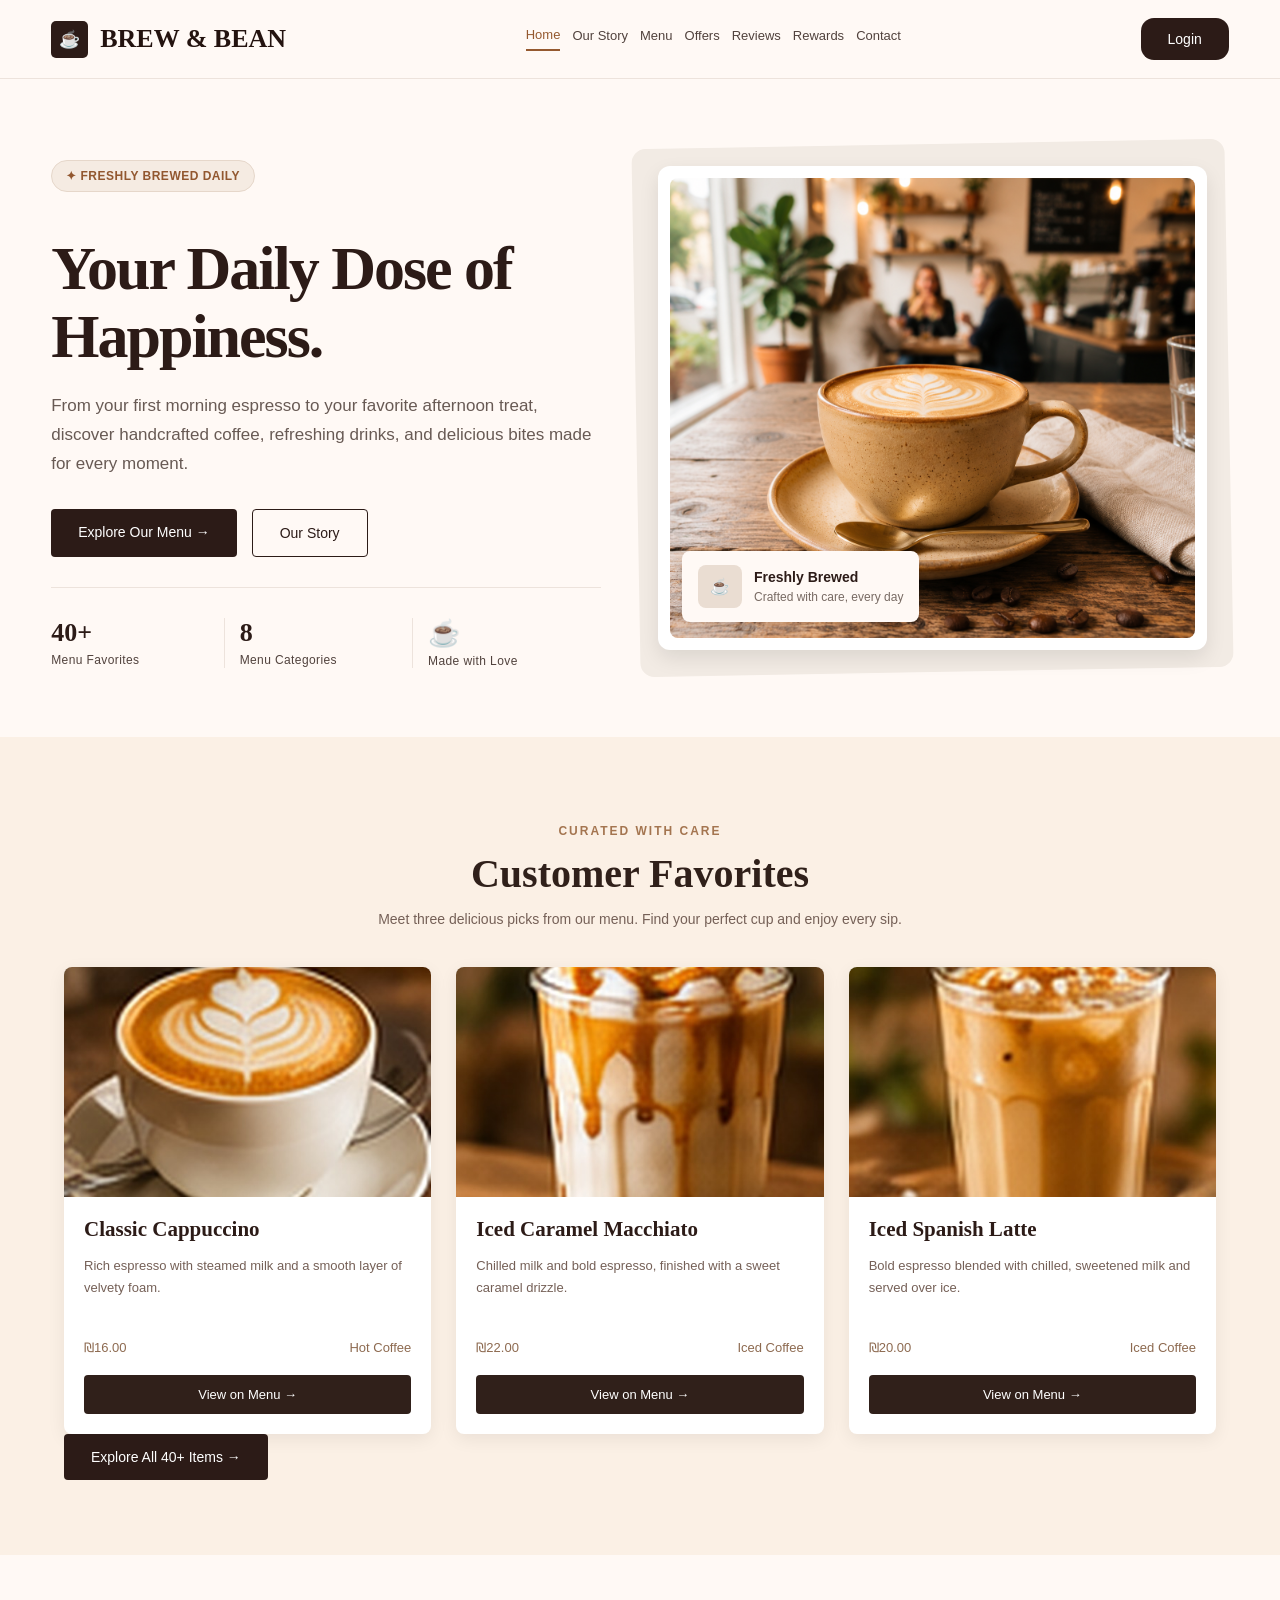
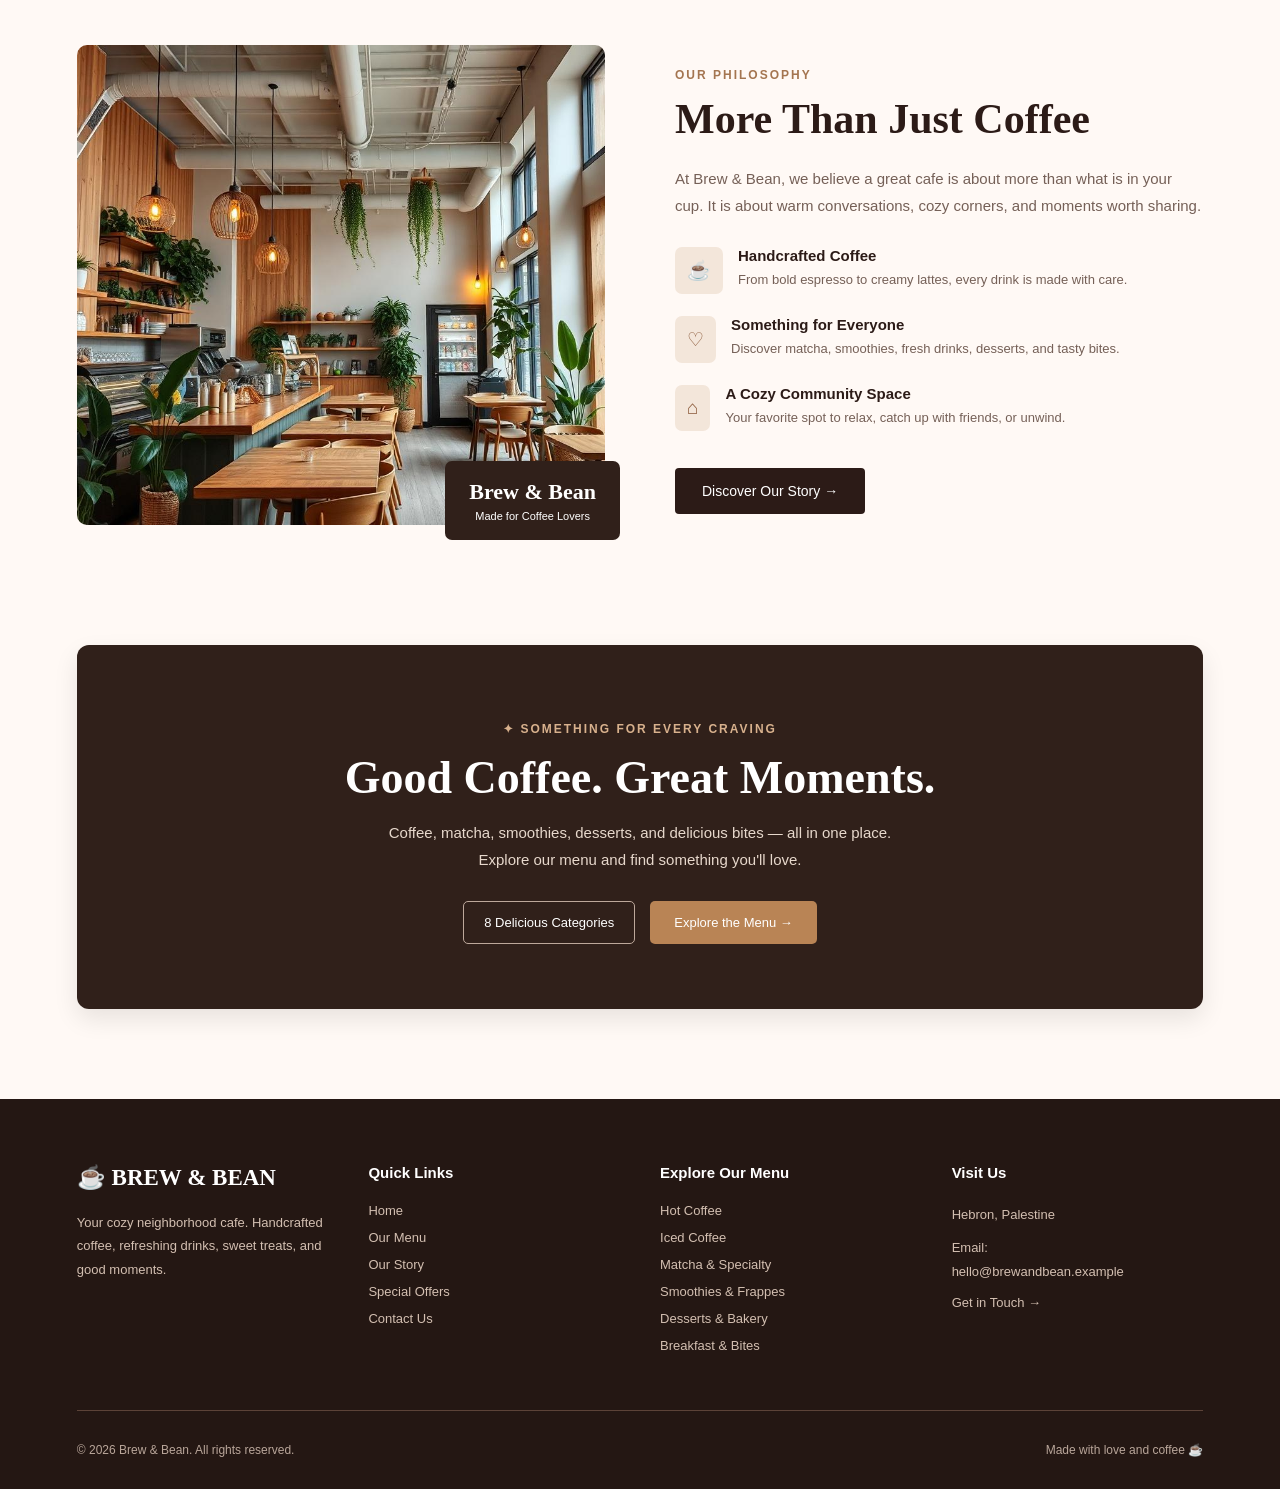
<file: index.html>
<!DOCTYPE html>
<html lang="en">
<head>
    <meta charset="UTF-8">
    <meta name="viewport" content="width=device-width, initial-scale=1.0">
    <meta name="description" content="Brew & Bean — handcrafted coffee, refreshing drinks, desserts, and cozy moments.">
    <title>Brew & Bean | Home</title>
    <link rel="stylesheet" href="css/style.css">
</head>
<body>

<!-- HEADER -->
<header class="site-header">
    <nav class="navbar" aria-label="Main navigation">

        <a href="index.html" class="logo">
            <span class="logo-icon">☕</span>
            BREW & BEAN
        </a>

        <div class="nav-links">

            <a href="index.html"
               class="active"
               aria-current="page">Home</a>

            <a href="about.html">Our Story</a>

            <a href="menu.html">Menu</a>

            <a href="offers.html">Offers</a>

            <a href="reviews.html">Reviews</a>

            <a href="rewards.html">Rewards</a>

            <a href="contact.html">Contact</a>
        </div>


        <a href="login.html" class="visit-btn">
            Login
        </a>
    </nav>
</header>

<main>

    <!-- HERO -->
    <section class="hero">

        <div class="hero-content">

            <p class="hero-label">✦ FRESHLY BREWED DAILY</p>

            <h1>
                Your Daily Dose of<br>
                Happiness.
            </h1>

            <p class="hero-description">
                From your first morning espresso to your
                favorite afternoon treat, discover
                handcrafted coffee, refreshing drinks,
                and delicious bites made for every moment.
            </p>

            <div class="hero-buttons">
                <a href="menu.html" class="primary-btn">
                    Explore Our Menu →
                </a>
                <a href="about.html" class="secondary-btn">
                    Our Story
                </a>
            </div>

            <div class="stats">
                <div class="stat">
                    <h2>40+</h2>
                    <p>Menu Favorites</p>
                </div>

                <div class="stat">
                    <h2>8</h2>
                    <p>Menu Categories</p>
                </div>

                <div class="stat">
                    <h2>☕</h2>
                    <p>Made with Love</p>
                </div>
            </div>

        </div>

        <div class="hero-image-wrapper">
            <div class="image-frame">

                <img src="images/hero-coffee.jpg"
                     alt="Fresh latte in a cozy coffee shop">

                <div class="coffee-badge">
                    <span class="badge-icon" aria-hidden="true">☕</span>
                    <div>
                        <h3>Freshly Brewed</h3>
                        <p>Crafted with care, every day</p>
                    </div>
                </div>

            </div>
        </div>

    </section>


    <!-- CUSTOMER FAVORITES -->
    <section class="favorites" id="favorites">

        <div class="section-heading">
            <p class="section-label">CURATED WITH CARE</p>
            <h2>Customer Favorites</h2>
            <p>
                Meet three delicious picks from our menu.
                Find your perfect cup and enjoy every sip.
            </p>
        </div>

        <div class="drinks-container">

            <article class="drink-card">
                <img src="images/cappuccino.jpg"
                     alt="Classic Cappuccino"
                     loading="lazy">

                <div class="drink-info">
                    <h3>Classic Cappuccino</h3>
                    <p>
                        Rich espresso with steamed milk
                        and a smooth layer of velvety foam.
                    </p>

                    <div class="drink-price">
                        <span>₪16.00</span>
                        <span>Hot Coffee</span>
                    </div>

                    <a href="menu.html#hot" class="order-btn">
                        View on Menu →
                    </a>
                </div>
            </article>

            <article class="drink-card">
                <img src="images/caramel-latte.jpg"
                     alt="Iced Caramel Macchiato"
                     loading="lazy">

                <div class="drink-info">
                    <h3>Iced Caramel Macchiato</h3>
                    <p>
                        Chilled milk and bold espresso,
                        finished with a sweet caramel drizzle.
                    </p>

                    <div class="drink-price">
                        <span>₪22.00</span>
                        <span>Iced Coffee</span>
                    </div>

                    <a href="menu.html#iced" class="order-btn">
                        View on Menu →
                    </a>
                </div>
            </article>

            <article class="drink-card">
                <img src="images/spanish-latte.jpg"
                     alt="Iced Spanish Latte"
                     loading="lazy">

                <div class="drink-info">
                    <h3>Iced Spanish Latte</h3>
                    <p>
                        Bold espresso blended with chilled,
                        sweetened milk and served over ice.
                    </p>

                    <div class="drink-price">
                        <span>₪20.00</span>
                        <span>Iced Coffee</span>
                    </div>

                    <a href="menu.html#iced" class="order-btn">
                        View on Menu →
                    </a>
                </div>
            </article>

        </div>

        <div class="favorites-footer">
            <a href="menu.html" class="primary-btn">
                Explore All 40+ Items →
            </a>
        </div>

    </section>


    <!-- ABOUT PREVIEW -->
    <section class="about-section" id="our-story">

        <div class="about-image">
            <img src="images/cafe-interior.jpg"
                 alt="Cozy Brew and Bean cafe interior"
                 loading="lazy">

            <div class="experience-badge">
                <h3>Brew & Bean</h3>
                <p>Made for Coffee Lovers</p>
            </div>
        </div>

        <div class="about-content">

            <p class="section-label">OUR PHILOSOPHY</p>
            <h2>More Than Just Coffee</h2>

            <p class="about-description">
                At Brew & Bean, we believe a great cafe
                is about more than what is in your cup.
                It is about warm conversations, cozy
                corners, and moments worth sharing.
            </p>

            <div class="about-feature">
                <span class="feature-icon" aria-hidden="true">☕</span>
                <div>
                    <h3>Handcrafted Coffee</h3>
                    <p>
                        From bold espresso to creamy lattes,
                        every drink is made with care.
                    </p>
                </div>
            </div>

            <div class="about-feature">
                <span class="feature-icon" aria-hidden="true">♡</span>
                <div>
                    <h3>Something for Everyone</h3>
                    <p>
                        Discover matcha, smoothies, fresh
                        drinks, desserts, and tasty bites.
                    </p>
                </div>
            </div>

            <div class="about-feature">
                <span class="feature-icon" aria-hidden="true">⌂</span>
                <div>
                    <h3>A Cozy Community Space</h3>
                    <p>
                        Your favorite spot to relax,
                        catch up with friends, or unwind.
                    </p>
                </div>
            </div>

            <a href="about.html" class="primary-btn">
                Discover Our Story →
            </a>

        </div>
    </section>


    <!-- MENU PROMOTION -->
    <section class="offer-section">
        <div class="offer-content">

            <p class="offer-label">
                ✦ SOMETHING FOR EVERY CRAVING
            </p>

            <h2>Good Coffee. Great Moments.</h2>

            <p class="offer-description">
                Coffee, matcha, smoothies, desserts,
                and delicious bites — all in one place.
                Explore our menu and find something
                you'll love.
            </p>

            <div class="offer-buttons">
                <span class="offer-code">
                    8 Delicious Categories
                </span>

                <a href="menu.html" class="offer-btn">
                    Explore the Menu →
                </a>
            </div>

        </div>
    </section>

</main>


<!-- FOOTER -->
<footer class="footer">

    <div class="footer-container">

        <div class="footer-column">
            <h2>☕ BREW & BEAN</h2>
            <p>
                Your cozy neighborhood cafe.
                Handcrafted coffee, refreshing drinks,
                sweet treats, and good moments.
            </p>
        </div>

        <div class="footer-column">
            <h3>Quick Links</h3>
            <a href="index.html">Home</a>
            <a href="menu.html">Our Menu</a>
            <a href="about.html">Our Story</a>
            <a href="offers.html">Special Offers</a>
            <a href="contact.html">Contact Us</a>
        </div>

        <div class="footer-column">
            <h3>Explore Our Menu</h3>
            <a href="menu.html#hot">Hot Coffee</a>
            <a href="menu.html#iced">Iced Coffee</a>
            <a href="menu.html#matcha">Matcha & Specialty</a>
            <a href="menu.html#smoothies">Smoothies & Frappes</a>
            <a href="menu.html#desserts">Desserts & Bakery</a>
            <a href="menu.html#bites">Breakfast & Bites</a>
        </div>

        <div class="footer-column">
            <h3>Visit Us</h3>
            <p>Hebron, Palestine</p>
            <p>
                Email:
                <a href="mailto:hello@brewandbean.example">
                    hello@brewandbean.example
                </a>
            </p>
            <a href="contact.html">Get in Touch →</a>
        </div>

    </div>

    <div class="footer-bottom">
        <p>© 2026 Brew & Bean. All rights reserved.</p>
        <p>Made with love and coffee ☕</p>
    </div>

</footer>
<script src="js/main.js" defer></script>
</body>
</html>
</file>
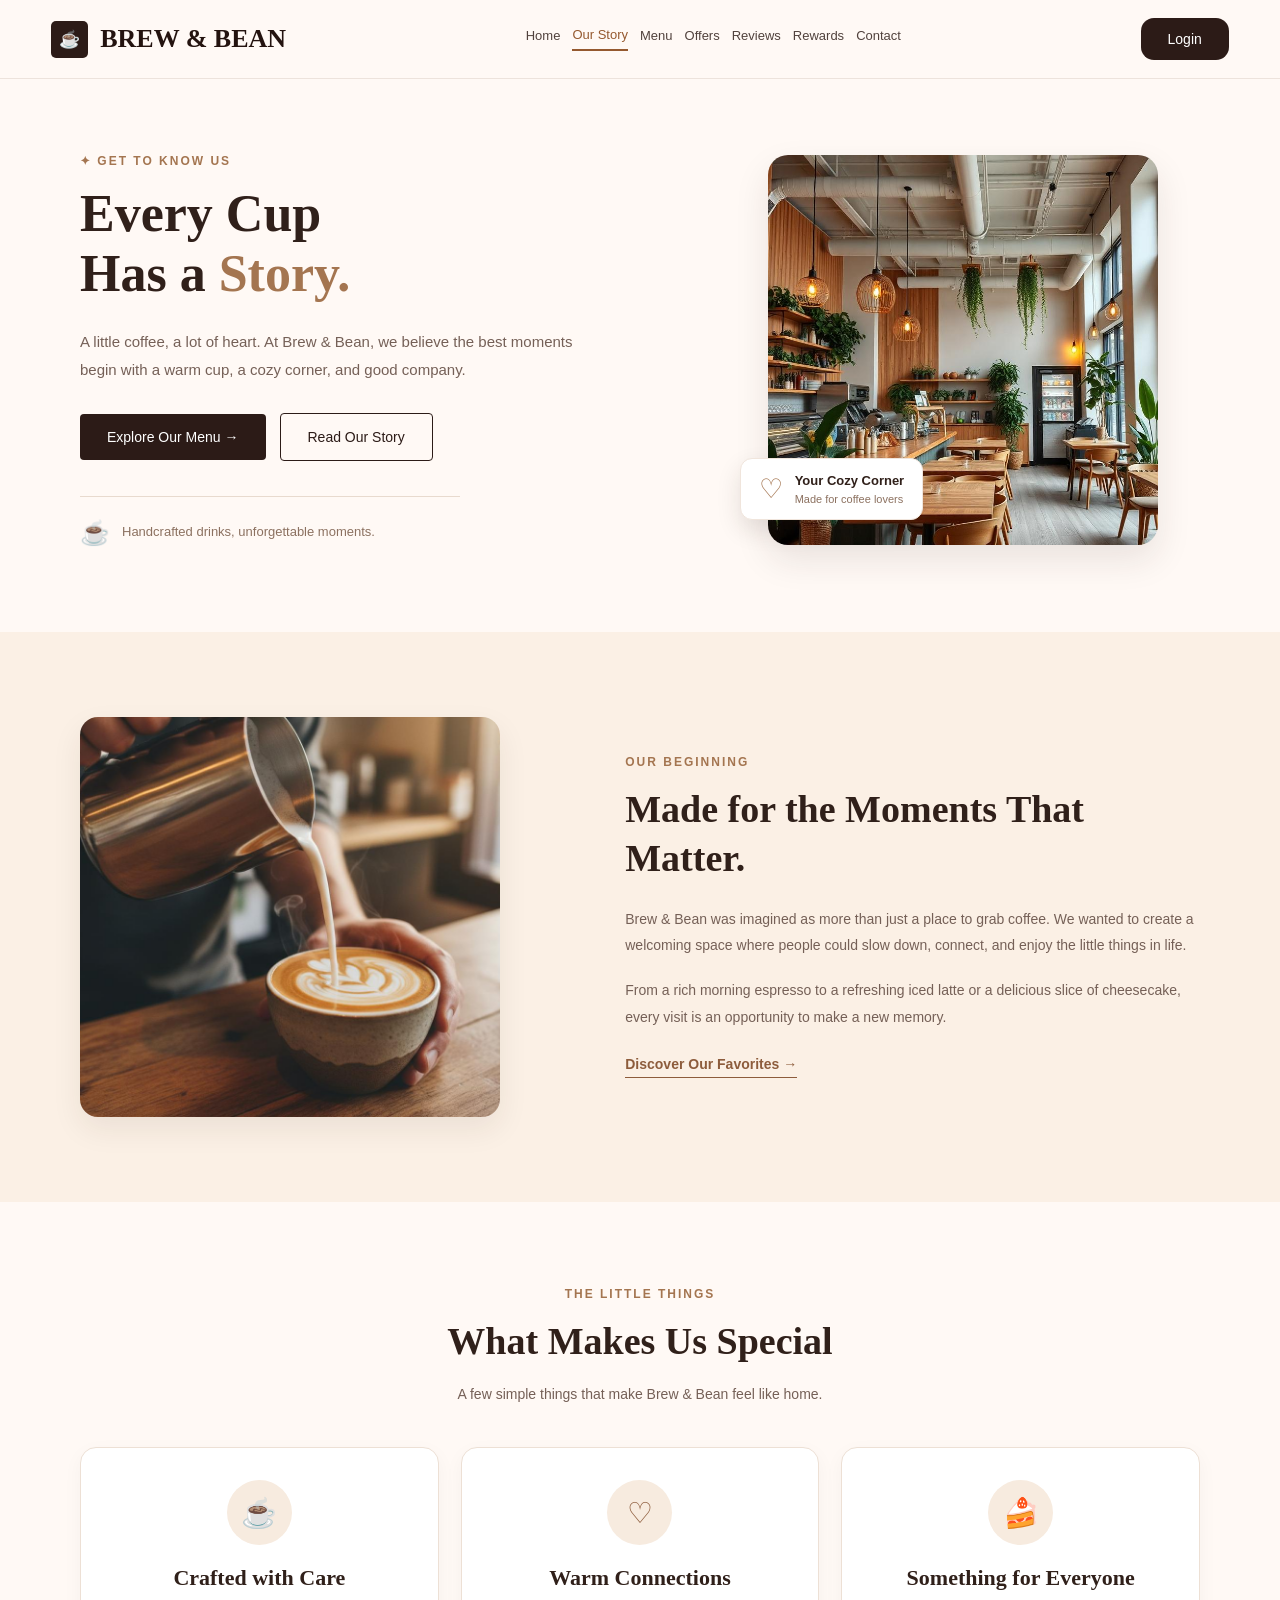
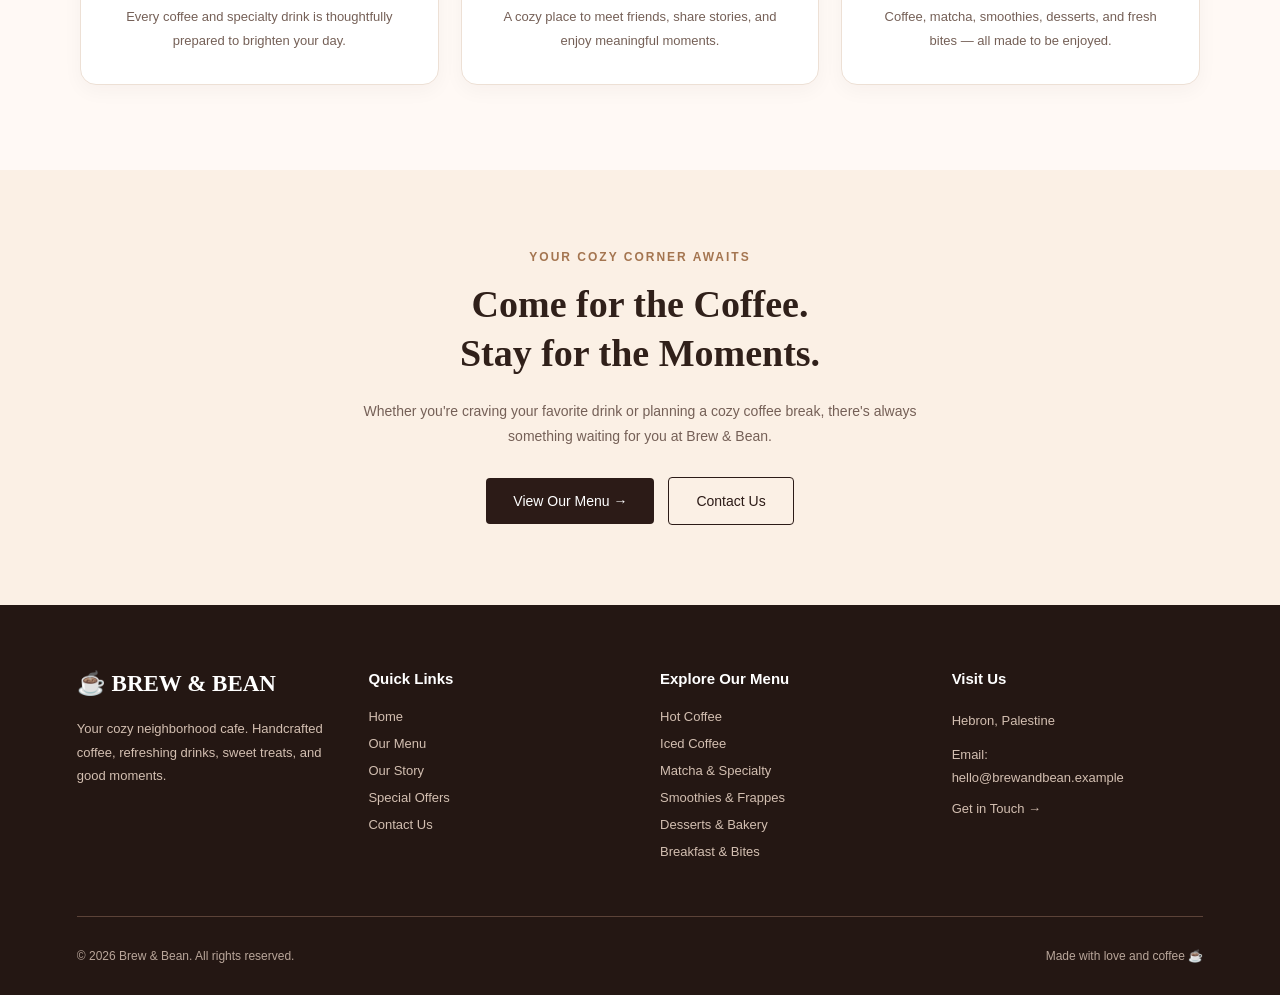
<file: about.html>
<!DOCTYPE html>
<html lang="en">

<head>
    <meta charset="UTF-8">

    <meta name="viewport"
          content="width=device-width, initial-scale=1.0">

    <meta name="description"
          content="Discover the story, passion, and values behind Brew & Bean, your cozy neighborhood cafe.">

    <title>Brew & Bean | Our Story</title>

    <link rel="stylesheet" href="css/style.css">
</head>

<body>

<!-- =========================================
     HEADER & NAVIGATION
========================================= -->

<header class="site-header">

    <nav class="navbar" aria-label="Main navigation">


        <!-- LOGO -->
        <a href="index.html" class="logo">
            <span class="logo-icon" aria-hidden="true">☕</span>
            BREW & BEAN
        </a>

        <!-- NAVIGATION LINKS -->
        <div class="nav-links">

            <a href="index.html">Home</a>

            <a href="about.html"
               class="active"
               aria-current="page">
                Our Story
            </a>

            <a href="menu.html">Menu</a>

            <a href="offers.html">Offers</a>


            <a href="reviews.html">Reviews</a>

            <a href="rewards.html">Rewards</a>

            <a href="contact.html">Contact</a>

        </div>

        </div>


        <a href="login.html" class="visit-btn">
            Login
        </a>


    </nav>

</header>


<main>

    <!-- =========================================
         1. ABOUT HERO
         TEXT LEFT / IMAGE RIGHT
    ========================================= -->

    <section class="about-hero">

        <div class="about-hero-container">

            <!-- LEFT: TEXT -->
            <div class="about-hero-text">

                <p class="about-eyebrow">
                    ✦ GET TO KNOW US
                </p>

                <h1>
                    Every Cup<br>
                    Has a <span>Story.</span>
                </h1>

                <p class="about-hero-description">
                    A little coffee, a lot of heart.
                    At Brew & Bean, we believe the best
                    moments begin with a warm cup,
                    a cozy corner, and good company.
                </p>

                <!-- HERO BUTTONS -->
                <div class="about-hero-buttons">

                    <a href="menu.html" class="primary-btn">
                        Explore Our Menu →
                    </a>

                    <a href="#our-beginning" class="secondary-btn">
                        Read Our Story
                    </a>

                </div>

                <!-- SMALL NOTE -->
                <div class="about-hero-note">

                    <span aria-hidden="true">☕</span>

                    <p>
                        Handcrafted drinks,
                        unforgettable moments.
                    </p>

                </div>

            </div>


            <!-- RIGHT: IMAGE -->
            <div class="about-hero-image">

                <img src="images/cafe-interior.jpg"
                     alt="Warm and welcoming Brew and Bean cafe interior">

                <!-- FLOATING IMAGE TAG -->
                <div class="about-image-tag">

                    <span aria-hidden="true">♡</span>

                    <div>
                        <strong>Your Cozy Corner</strong>
                        <small>Made for coffee lovers</small>
                    </div>

                </div>

            </div>

        </div>

    </section>


    <!-- =========================================
         2. OUR BEGINNING
    ========================================= -->

    <section class="about-beginning" id="our-beginning">

        <div class="about-beginning-container">

            <!-- LEFT: IMAGE -->
            <div class="about-beginning-image">

                <img src="images/barista-coffee.jpg"
                     alt="Barista carefully preparing fresh coffee"
                     loading="lazy">

            </div>


            <!-- RIGHT: STORY -->
            <div class="about-beginning-text">

                <p class="about-eyebrow">
                    OUR BEGINNING
                </p>

                <h2>
                    Made for the Moments
                    That Matter.
                </h2>

                <p>
                    Brew & Bean was imagined as more
                    than just a place to grab coffee.
                    We wanted to create a welcoming
                    space where people could slow down,
                    connect, and enjoy the little
                    things in life.
                </p>

                <p>
                    From a rich morning espresso
                    to a refreshing iced latte
                    or a delicious slice of cheesecake,
                    every visit is an opportunity
                    to make a new memory.
                </p>

                <a href="menu.html" class="about-text-link">
                    Discover Our Favorites →
                </a>

            </div>

        </div>

    </section>


    <!-- =========================================
         3. OUR VALUES
    ========================================= -->

    <section class="about-values">

        <!-- SECTION HEADING -->
        <div class="about-section-title">

            <p class="about-eyebrow">
                THE LITTLE THINGS
            </p>

            <h2>What Makes Us Special</h2>

            <p>
                A few simple things that make
                Brew & Bean feel like home.
            </p>

        </div>


        <!-- VALUES GRID -->
        <div class="about-values-grid">

            <!-- VALUE 1 -->
            <article class="about-value-card">

                <div class="about-value-icon"
                     aria-hidden="true">
                    ☕
                </div>

                <h3>Crafted with Care</h3>

                <p>
                    Every coffee and specialty drink
                    is thoughtfully prepared to
                    brighten your day.
                </p>

            </article>


            <!-- VALUE 2 -->
            <article class="about-value-card">

                <div class="about-value-icon"
                     aria-hidden="true">
                    ♡
                </div>

                <h3>Warm Connections</h3>

                <p>
                    A cozy place to meet friends,
                    share stories, and enjoy
                    meaningful moments.
                </p>

            </article>


            <!-- VALUE 3 -->
            <article class="about-value-card">

                <div class="about-value-icon"
                     aria-hidden="true">
                    🍰
                </div>

                <h3>Something for Everyone</h3>

                <p>
                    Coffee, matcha, smoothies,
                    desserts, and fresh bites —
                    all made to be enjoyed.
                </p>

            </article>

        </div>

    </section>


    <!-- =========================================
         4. FINAL CALL TO ACTION
    ========================================= -->

    <section class="about-final">

        <div class="about-final-content">

            <p class="about-eyebrow">
                YOUR COZY CORNER AWAITS
            </p>

            <h2>
                Come for the Coffee.<br>
                Stay for the Moments.
            </h2>

            <p>
                Whether you're craving your favorite
                drink or planning a cozy coffee break,
                there's always something waiting
                for you at Brew & Bean.
            </p>

            <div class="about-final-buttons">

                <a href="menu.html" class="primary-btn">
                    View Our Menu →
                </a>

                <a href="contact.html" class="secondary-btn">
                    Contact Us
                </a>

            </div>

        </div>

    </section>

</main>


<!-- =========================================
     FOOTER
========================================= -->

<footer class="footer">

    <div class="footer-container">

        <!-- BRAND -->
        <div class="footer-column">

            <h2>☕ BREW & BEAN</h2>

            <p>
                Your cozy neighborhood cafe.
                Handcrafted coffee, refreshing drinks,
                sweet treats, and good moments.
            </p>

        </div>


        <!-- QUICK LINKS -->
        <div class="footer-column">

            <h3>Quick Links</h3>

            <a href="index.html">Home</a>

            <a href="menu.html">Our Menu</a>

            <a href="about.html">Our Story</a>

            <a href="offers.html">Special Offers</a>

            <a href="contact.html">Contact Us</a>

        </div>


        <!-- MENU CATEGORIES -->
        <div class="footer-column">

            <h3>Explore Our Menu</h3>

            <a href="menu.html#hot">Hot Coffee</a>

            <a href="menu.html#iced">Iced Coffee</a>

            <a href="menu.html#matcha">
                Matcha & Specialty
            </a>

            <a href="menu.html#smoothies">
                Smoothies & Frappes
            </a>

            <a href="menu.html#desserts">
                Desserts & Bakery
            </a>

            <a href="menu.html#bites">
                Breakfast & Bites
            </a>

        </div>


        <!-- VISIT US -->
        <div class="footer-column">

            <h3>Visit Us</h3>

            <p>Hebron, Palestine</p>

            <p>
                Email:
                <a href="mailto:hello@brewandbean.example">
                    hello@brewandbean.example
                </a>
            </p>

            <a href="contact.html">
                Get in Touch →
            </a>

        </div>

    </div>


    <!-- COPYRIGHT -->
    <div class="footer-bottom">

        <p>
            © 2026 Brew & Bean. All rights reserved.
        </p>

        <p>
            Made with love and coffee ☕
        </p>

    </div>

</footer>
<script src="js/main.js" defer></script>
</body>
</html>
</file>
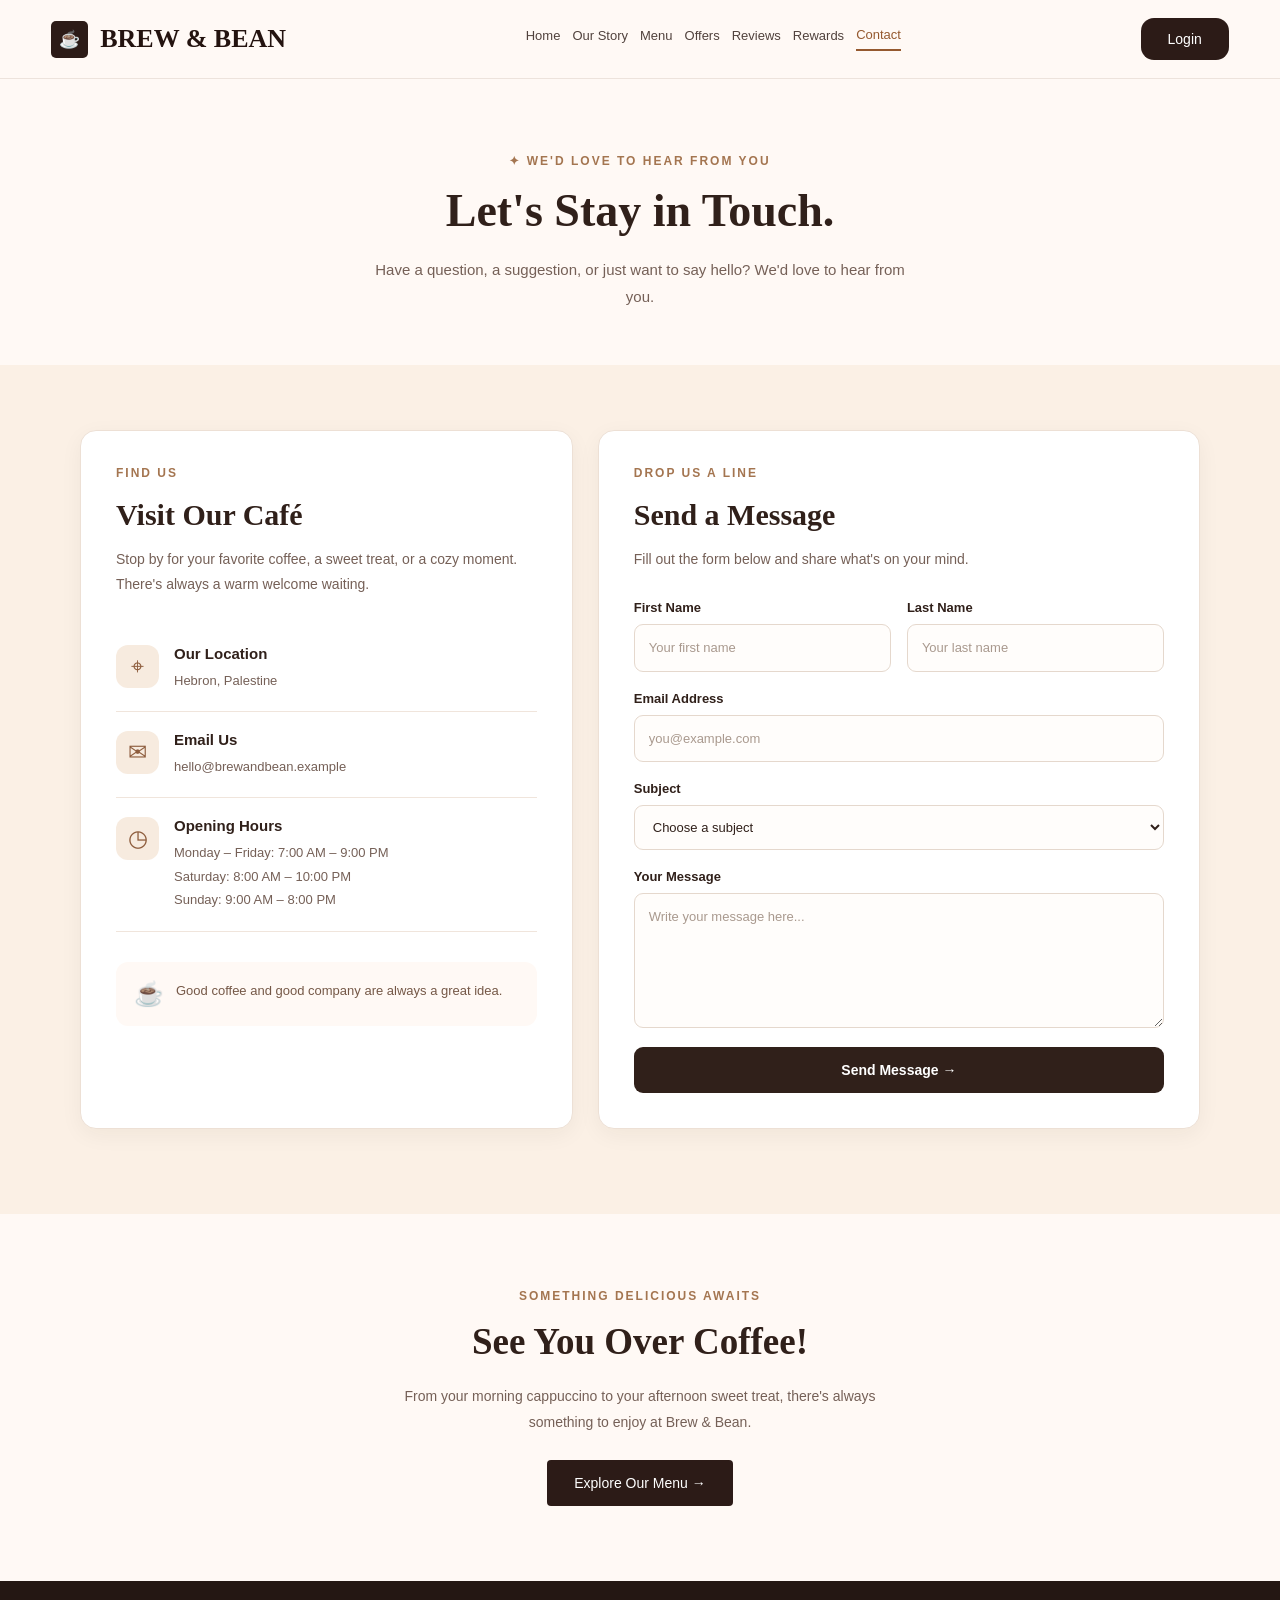
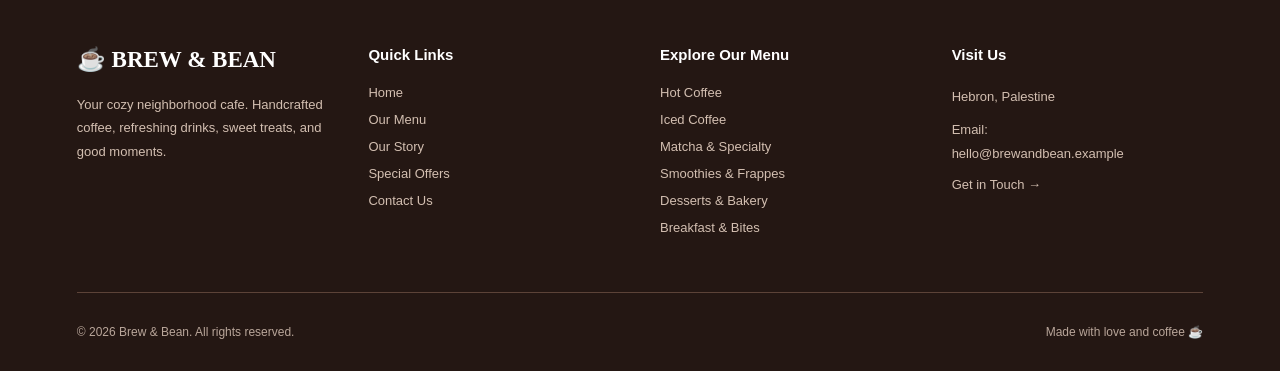
<file: contact.html>
<!DOCTYPE html>
<html lang="en">

<head>
    <meta charset="UTF-8">

    <meta name="viewport"
          content="width=device-width, initial-scale=1.0">

    <meta name="description"
          content="Contact Brew & Bean cafe. Find our location, opening hours, and send us a message.">

    <title>Brew & Bean | Contact Us</title>

    <link rel="stylesheet" href="css/style.css">
</head>

<body>

<!-- =========================================
     HEADER & NAVIGATION
========================================= -->

<header class="site-header">

    <nav class="navbar" aria-label="Main navigation">


        <!-- LOGO -->
        <a href="index.html" class="logo">
            <span class="logo-icon" aria-hidden="true">☕</span>
            BREW & BEAN
        </a>

        <!-- NAVIGATION LINKS -->
        <div class="nav-links">

            <a href="index.html">Home</a>

            <a href="about.html">Our Story</a>

            <a href="menu.html">Menu</a>

            <a href="offers.html">Offers</a>


            <a href="reviews.html">Reviews</a>

            <a href="rewards.html">Rewards</a>

            <a href="contact.html"
               class="active"
               aria-current="page">
                Contact

            </a>
        </div>

        </div>


        <a href="login.html" class="visit-btn">
            Login
        </a>

    </nav>

</header>


<main>

    <!-- =========================================
         1. CONTACT INTRO
    ========================================= -->

    <section class="contact-hero">

        <div class="contact-hero-content">

            <p class="contact-eyebrow">
                ✦ WE'D LOVE TO HEAR FROM YOU
            </p>

            <h1>Let's Stay in Touch.</h1>

            <p class="contact-description">
                Have a question, a suggestion, or just
                want to say hello? We'd love to hear
                from you.
            </p>

        </div>

    </section>


    <!-- =========================================
         2. CONTACT INFORMATION & FORM
    ========================================= -->

    <section class="contact-main">

        <div class="contact-container">

            <!-- LEFT CARD: CONTACT DETAILS -->
            <div class="contact-info-card">

                <p class="contact-eyebrow">
                    FIND US
                </p>

                <h2>Visit Our Café</h2>

                <p class="contact-card-intro">
                    Stop by for your favorite coffee,
                    a sweet treat, or a cozy moment.
                    There's always a warm welcome waiting.
                </p>


                <!-- LOCATION -->
                <div class="contact-detail">

                    <div class="contact-detail-icon"
                         aria-hidden="true">
                        ⌖
                    </div>

                    <div class="contact-detail-text">

                        <h3>Our Location</h3>

                        <p>Hebron, Palestine</p>

                    </div>

                </div>


                <!-- EMAIL -->
                <div class="contact-detail">

                    <div class="contact-detail-icon"
                         aria-hidden="true">
                        ✉
                    </div>

                    <div class="contact-detail-text">

                        <h3>Email Us</h3>

                        <a href="mailto:hello@brewandbean.example">
                            hello@brewandbean.example
                        </a>

                    </div>

                </div>


                <!-- OPENING HOURS -->
                <div class="contact-detail">

                    <div class="contact-detail-icon"
                         aria-hidden="true">
                        ◷
                    </div>

                    <div class="contact-detail-text">

                        <h3>Opening Hours</h3>

                        <p>Monday – Friday: 7:00 AM – 9:00 PM</p>

                        <p>Saturday: 8:00 AM – 10:00 PM</p>

                        <p>Sunday: 9:00 AM – 8:00 PM</p>

                    </div>

                </div>


                <!-- SMALL NOTE -->
                <div class="contact-note">

                    <span aria-hidden="true">☕</span>

                    <p>
                        Good coffee and good company
                        are always a great idea.
                    </p>

                </div>

            </div>


            <!-- RIGHT CARD: CONTACT FORM -->
            <div class="contact-form-card">

                <p class="contact-eyebrow">
                    DROP US A LINE
                </p>

                <h2>Send a Message</h2>

                <p class="contact-card-intro">
                    Fill out the form below and share
                    what's on your mind.
                </p>


                <!-- FRONT-END DEMO FORM -->
                <form class="contact-form" id="contact-form">

                    <!-- NAME ROW -->
                    <div class="contact-form-row">

                        <div class="contact-form-group">

                            <label for="first-name">
                                First Name
                            </label>

                            <input
                                    type="text"
                                    id="first-name"
                                    name="firstName"
                                    placeholder="Your first name"
                                    autocomplete="given-name"
                                    required
                            >

                        </div>


                        <div class="contact-form-group">

                            <label for="last-name">
                                Last Name
                            </label>

                            <input
                                    type="text"
                                    id="last-name"
                                    name="lastName"
                                    placeholder="Your last name"
                                    autocomplete="family-name"
                                    required
                            >

                        </div>

                    </div>


                    <!-- EMAIL -->
                    <div class="contact-form-group">

                        <label for="contact-email">
                            Email Address
                        </label>

                        <input
                                type="email"
                                id="contact-email"
                                name="email"
                                placeholder="you@example.com"
                                autocomplete="email"
                                required
                        >

                    </div>


                    <!-- SUBJECT -->
                    <div class="contact-form-group">

                        <label for="contact-subject">
                            Subject
                        </label>

                        <select
                                id="contact-subject"
                                name="subject"
                                required
                        >

                            <option value="" disabled selected>
                                Choose a subject
                            </option>

                            <option value="general">
                                General Question
                            </option>

                            <option value="feedback">
                                Feedback & Suggestions
                            </option>

                            <option value="menu">
                                Menu Question
                            </option>

                            <option value="offers">
                                Special Offers
                            </option>

                            <option value="other">
                                Something Else
                            </option>

                        </select>

                    </div>


                    <!-- MESSAGE -->
                    <div class="contact-form-group">

                        <label for="contact-message">
                            Your Message
                        </label>

                        <textarea
                                id="contact-message"
                                name="message"
                                rows="5"
                                placeholder="Write your message here..."
                                required
                        ></textarea>

                    </div>


                    <!-- SUBMIT BUTTON -->
                    <button
                            type="submit"
                            class="contact-submit-btn">
                        Send Message →
                    </button>


                    <!-- DEMO NOTICE -->
                    <p
                            id="contact-form-notice"
                            class="contact-form-notice"
                            role="status"
                            hidden>
                        This is a demo form.
                        Your message has not been sent.
                    </p>

                </form>

            </div>

        </div>

    </section>


    <!-- =========================================
         3. BOTTOM CTA
    ========================================= -->

    <section class="contact-bottom">

        <div class="contact-bottom-content">

            <p class="contact-eyebrow">
                SOMETHING DELICIOUS AWAITS
            </p>

            <h2>See You Over Coffee!</h2>

            <p>
                From your morning cappuccino to your
                afternoon sweet treat, there's always
                something to enjoy at Brew & Bean.
            </p>

            <a href="menu.html" class="primary-btn">
                Explore Our Menu →
            </a>

        </div>

    </section>

</main>


<!-- =========================================
     FOOTER
========================================= -->

<footer class="footer">

    <div class="footer-container">

        <!-- BRAND -->
        <div class="footer-column">

            <h2>☕ BREW & BEAN</h2>

            <p>
                Your cozy neighborhood cafe.
                Handcrafted coffee, refreshing drinks,
                sweet treats, and good moments.
            </p>

        </div>


        <!-- QUICK LINKS -->
        <div class="footer-column">

            <h3>Quick Links</h3>

            <a href="index.html">Home</a>

            <a href="menu.html">Our Menu</a>

            <a href="about.html">Our Story</a>

            <a href="offers.html">Special Offers</a>

            <a href="contact.html">Contact Us</a>

        </div>


        <!-- MENU CATEGORIES -->
        <div class="footer-column">

            <h3>Explore Our Menu</h3>

            <a href="menu.html#hot">Hot Coffee</a>

            <a href="menu.html#iced">Iced Coffee</a>

            <a href="menu.html#matcha">
                Matcha & Specialty
            </a>

            <a href="menu.html#smoothies">
                Smoothies & Frappes
            </a>

            <a href="menu.html#desserts">
                Desserts & Bakery
            </a>

            <a href="menu.html#bites">
                Breakfast & Bites
            </a>

        </div>


        <!-- VISIT US -->
        <div class="footer-column">

            <h3>Visit Us</h3>

            <p>Hebron, Palestine</p>

            <p>
                Email:
                <a href="mailto:hello@brewandbean.example">
                    hello@brewandbean.example
                </a>
            </p>

            <a href="contact.html">
                Get in Touch →
            </a>

        </div>

    </div>


    <!-- COPYRIGHT -->
    <div class="footer-bottom">

        <p>
            © 2026 Brew & Bean. All rights reserved.
        </p>

        <p>
            Made with love and coffee ☕
        </p>

    </div>

</footer>


<!-- =========================================
     CONTACT FORM DEMO JAVASCRIPT
========================================= -->

<script>
    const contactForm = document.getElementById("contact-form");
    const contactNotice = document.getElementById("contact-form-notice");

    contactForm.addEventListener("submit", function (event) {
        event.preventDefault();
        contactNotice.hidden = false;
    });
</script>
<script src="js/main.js" defer></script>
</body>
</html>
</file>
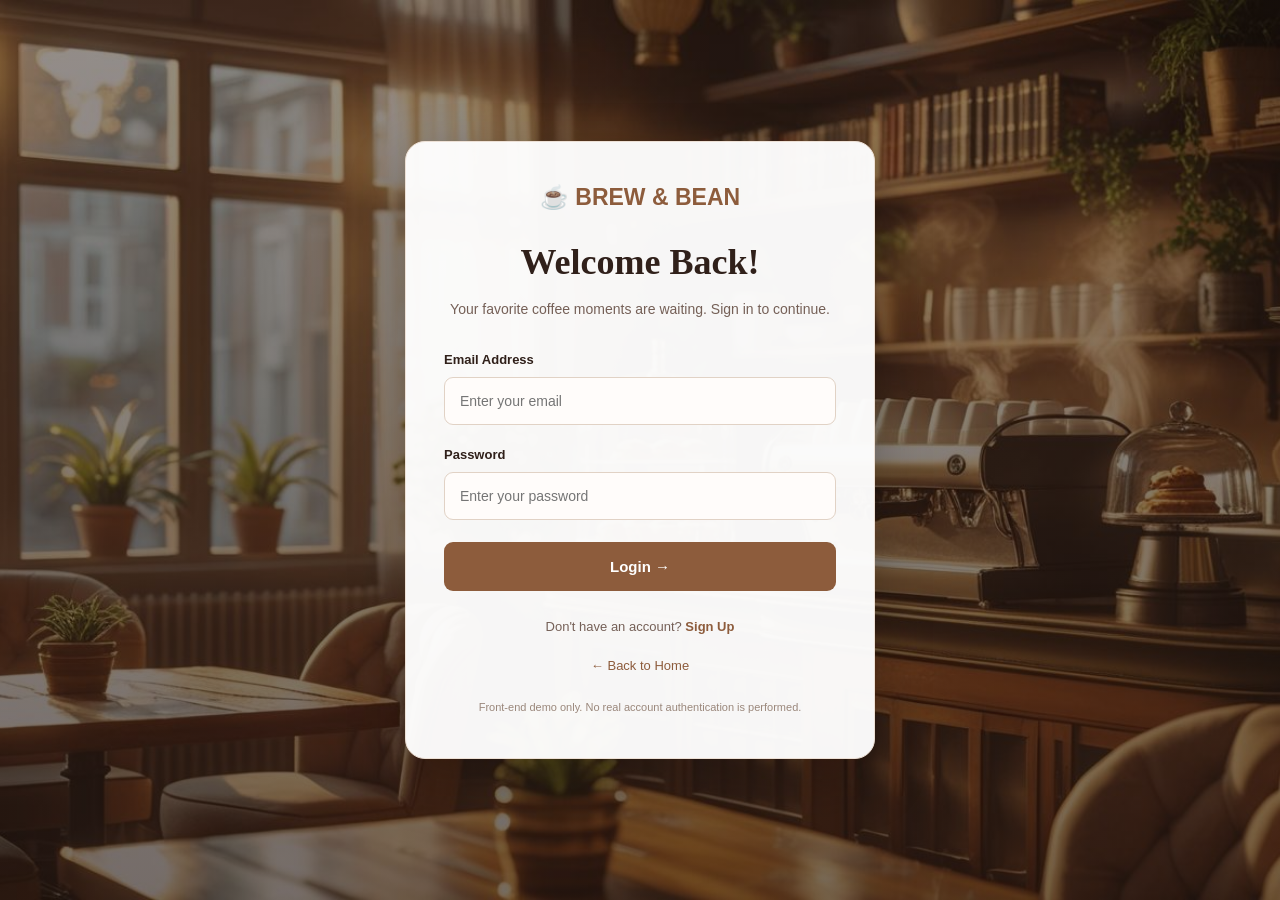
<file: login.html>
<!DOCTYPE html>
<html lang="en">

<head>
    <meta charset="UTF-8">
    <meta name="viewport"
          content="width=device-width, initial-scale=1.0">

    <title>Brew & Bean | Login</title>

    <link rel="stylesheet" href="css/style.css">

    <style>

        /* ==================================
           LOGIN PAGE - FULL BACKGROUND
        ================================== */

        html,
        body {
            margin: 0;
            padding: 0;
            min-height: 100%;
        }

        * {
            box-sizing: border-box;
        }

        body {
            font-family: Arial, sans-serif;
        }

        .auth-page {
            min-height: 100vh;
            min-height: 100dvh;

            width: 100%;

            display: flex;
            align-items: center;
            justify-content: center;

            padding: 45px 20px;

            background:
                    linear-gradient(
                            rgba(35, 21, 14, 0.48),
                            rgba(35, 21, 14, 0.62)
                    ),
                    url("images/login-bg.jpg");

            background-size: cover;
            background-position: center;
            background-repeat: no-repeat;
        }

        /* ==================================
           LOGIN CARD
        ================================== */

        .auth-card {
            width: 100%;
            max-width: 470px;

            background: rgba(255, 255, 255, 0.96);

            border: 1px solid #EDE0D5;
            border-radius: 20px;

            padding: 42px 38px;

            box-shadow:
                    0 20px 55px rgba(0, 0, 0, 0.25);
        }

        /* LOGO */

        .auth-logo {
            display: block;

            text-align: center;
            text-decoration: none;

            color: #8D5C3C;

            font-size: 23px;
            font-weight: 800;

            margin-bottom: 30px;
        }

        /* HEADING */

        .auth-card h1 {
            font-family: Georgia, serif;

            color: #30201A;

            font-size: 36px;
            text-align: center;

            margin: 0 0 14px;
        }

        .auth-subtitle {
            color: #756057;

            font-size: 14px;
            line-height: 1.8;

            text-align: center;

            margin: 0 0 30px;
        }

        /* ==================================
           FORM
        ================================== */

        .auth-field {
            margin-bottom: 22px;
        }

        .auth-field label {
            display: block;

            color: #30201A;

            font-size: 13px;
            font-weight: 700;

            margin-bottom: 10px;
        }

        .auth-field input {
            display: block;

            width: 100%;

            padding: 15px;

            background: #FFFCFA;

            border: 1px solid #E1D2C5;
            border-radius: 9px;

            color: #30201A;

            font-family: Arial, sans-serif;
            font-size: 14px;

            outline: none;

            transition: border-color 0.3s;
        }

        .auth-field input:focus {
            border-color: #8D5C3C;
        }

        /* LOGIN BUTTON */

        .auth-submit {
            display: block;

            width: 100%;

            padding: 16px;

            background: #8D5C3C;

            color: #FFFFFF;

            border: none;
            border-radius: 9px;

            font-size: 15px;
            font-weight: 700;

            cursor: pointer;

            margin-top: 8px;

            transition:
                    background 0.3s,
                    transform 0.3s;
        }

        .auth-submit:hover {
            background: #6D432C;
            transform: translateY(-2px);
        }

        /* MESSAGES */

        .auth-message {
            font-size: 13px;
            text-align: center;
            line-height: 1.7;
            margin: 15px 0 0;
        }

        .auth-message.error {
            color: #B34343;
        }

        .auth-message.success {
            color: #3B7652;
        }

        /* BOTTOM LINKS */

        .auth-bottom {
            text-align: center;

            color: #756057;

            font-size: 13px;

            margin-top: 28px;
        }

        .auth-bottom a {
            color: #8D5C3C;
            font-weight: 700;
            text-decoration: none;
        }

        .auth-bottom a:hover,
        .auth-back:hover {
            text-decoration: underline;
        }

        .auth-back {
            display: block;

            text-align: center;

            color: #8D5C3C;

            font-size: 13px;
            text-decoration: none;

            margin-top: 24px;
        }

        .auth-demo-note {
            color: #9A877B;

            font-size: 11px;
            line-height: 1.7;

            text-align: center;

            margin: 25px 0 0;
        }

        /* ==================================
           MOBILE
        ================================== */

        @media (max-width: 600px) {

            .auth-page {
                padding: 25px 15px;

                background-position: center;
            }

            .auth-card {
                padding: 30px 23px;
                border-radius: 16px;
            }

            .auth-logo {
                font-size: 20px;
            }

            .auth-card h1 {
                font-size: 30px;
            }

            .auth-subtitle {
                font-size: 13px;
            }

        }

    </style>

</head>

<body>

<main class="auth-page">

    <div class="auth-card">

        <!-- LOGO -->

        <a href="index.html" class="auth-logo">
            ☕ BREW & BEAN
        </a>

        <!-- TITLE -->

        <h1>Welcome Back!</h1>

        <p class="auth-subtitle">
            Your favorite coffee moments are waiting.
            Sign in to continue.
        </p>

        <!-- LOGIN FORM -->

        <form id="loginForm">

            <div class="auth-field">

                <label for="loginEmail">
                    Email Address
                </label>

                <input
                        type="email"
                        id="loginEmail"
                        placeholder="Enter your email"
                        autocomplete="email"
                        required
                >

            </div>

            <div class="auth-field">

                <label for="loginPassword">
                    Password
                </label>

                <input
                        type="password"
                        id="loginPassword"
                        placeholder="Enter your password"
                        autocomplete="current-password"
                        minlength="6"
                        required
                >

            </div>

            <button
                    type="submit"
                    class="auth-submit">
                Login →
            </button>

            <p
                    id="loginMessage"
                    class="auth-message"
                    role="status"
                    aria-live="polite">
            </p>

        </form>

        <!-- SIGN UP -->

        <p class="auth-bottom">
            Don't have an account?
            <a href="signup.html">Sign Up</a>
        </p>

        <!-- BACK HOME -->

        <a href="index.html" class="auth-back">
            ← Back to Home
        </a>

        <!-- DEMO NOTE -->

        <p class="auth-demo-note">
            Front-end demo only.
            No real account authentication is performed.
        </p>

    </div>

</main>


<script src="js/main.js" defer></script>
</body>
</html>
</file>
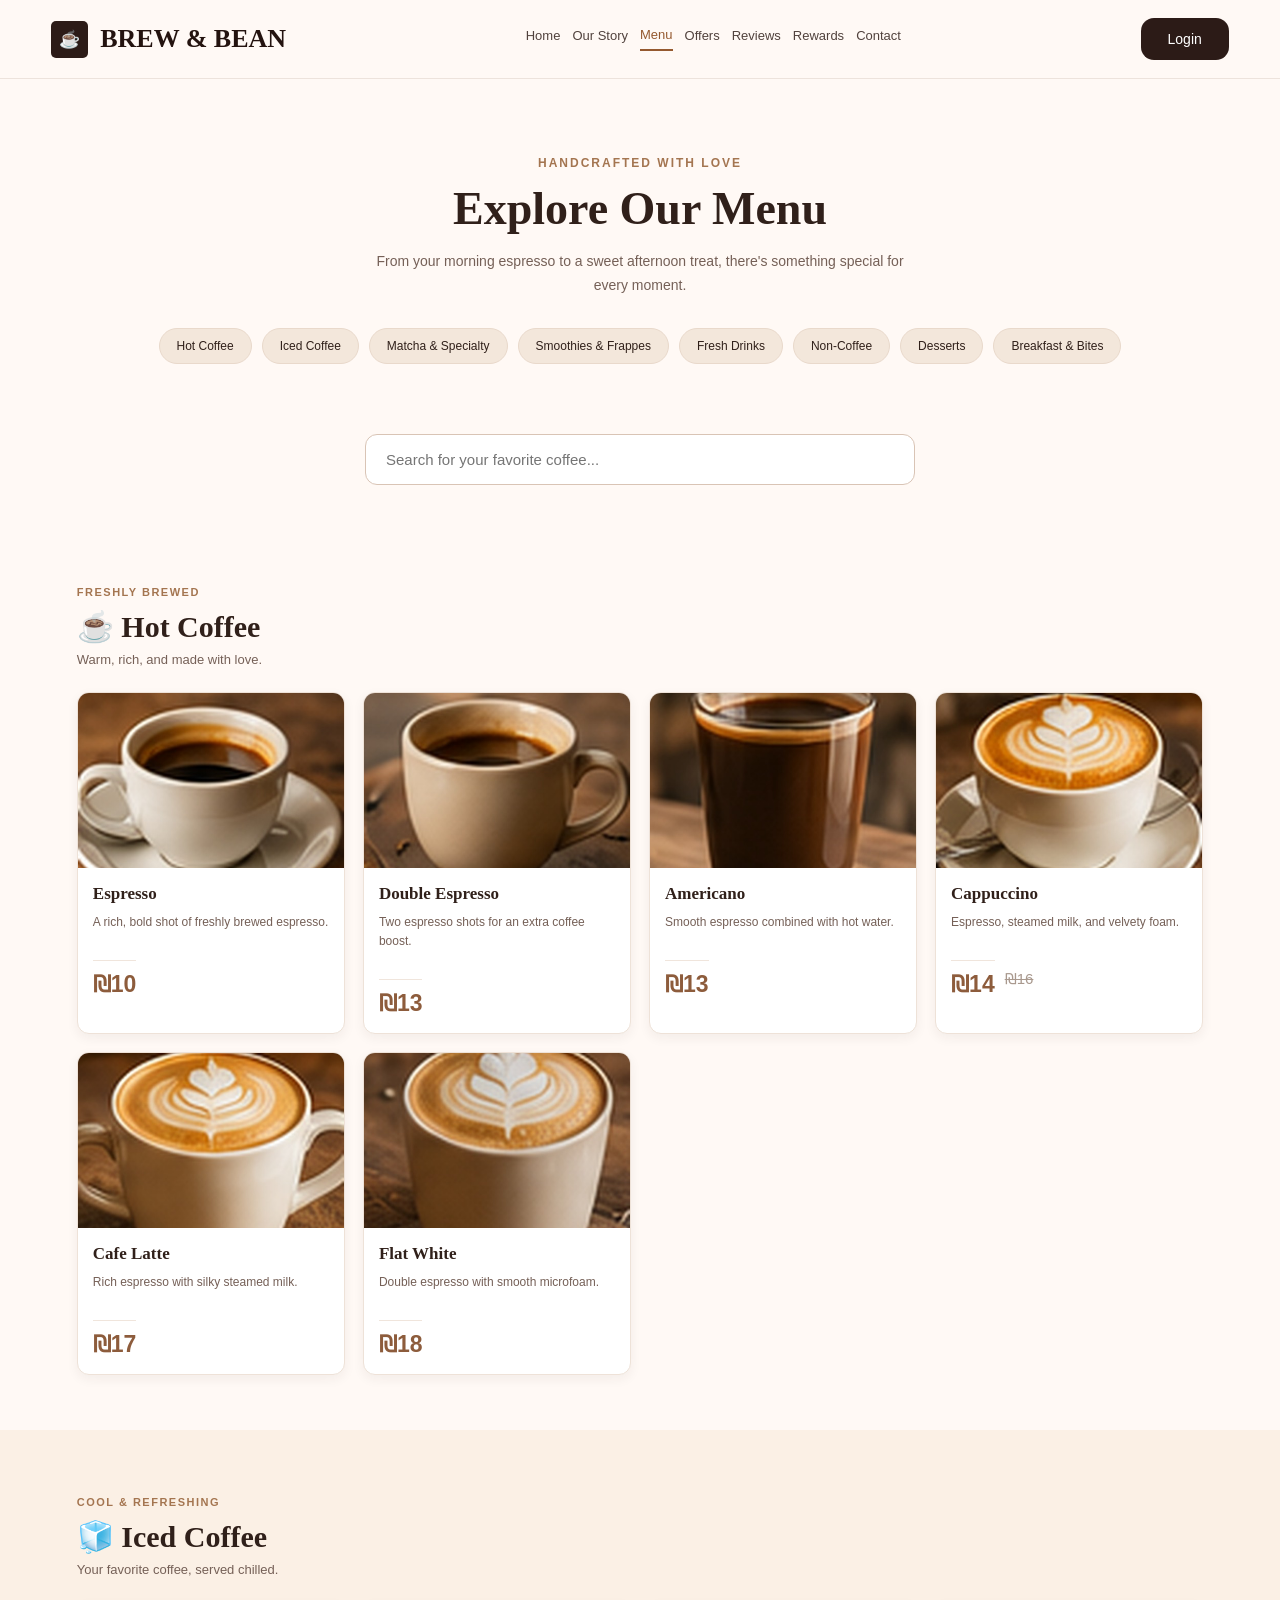
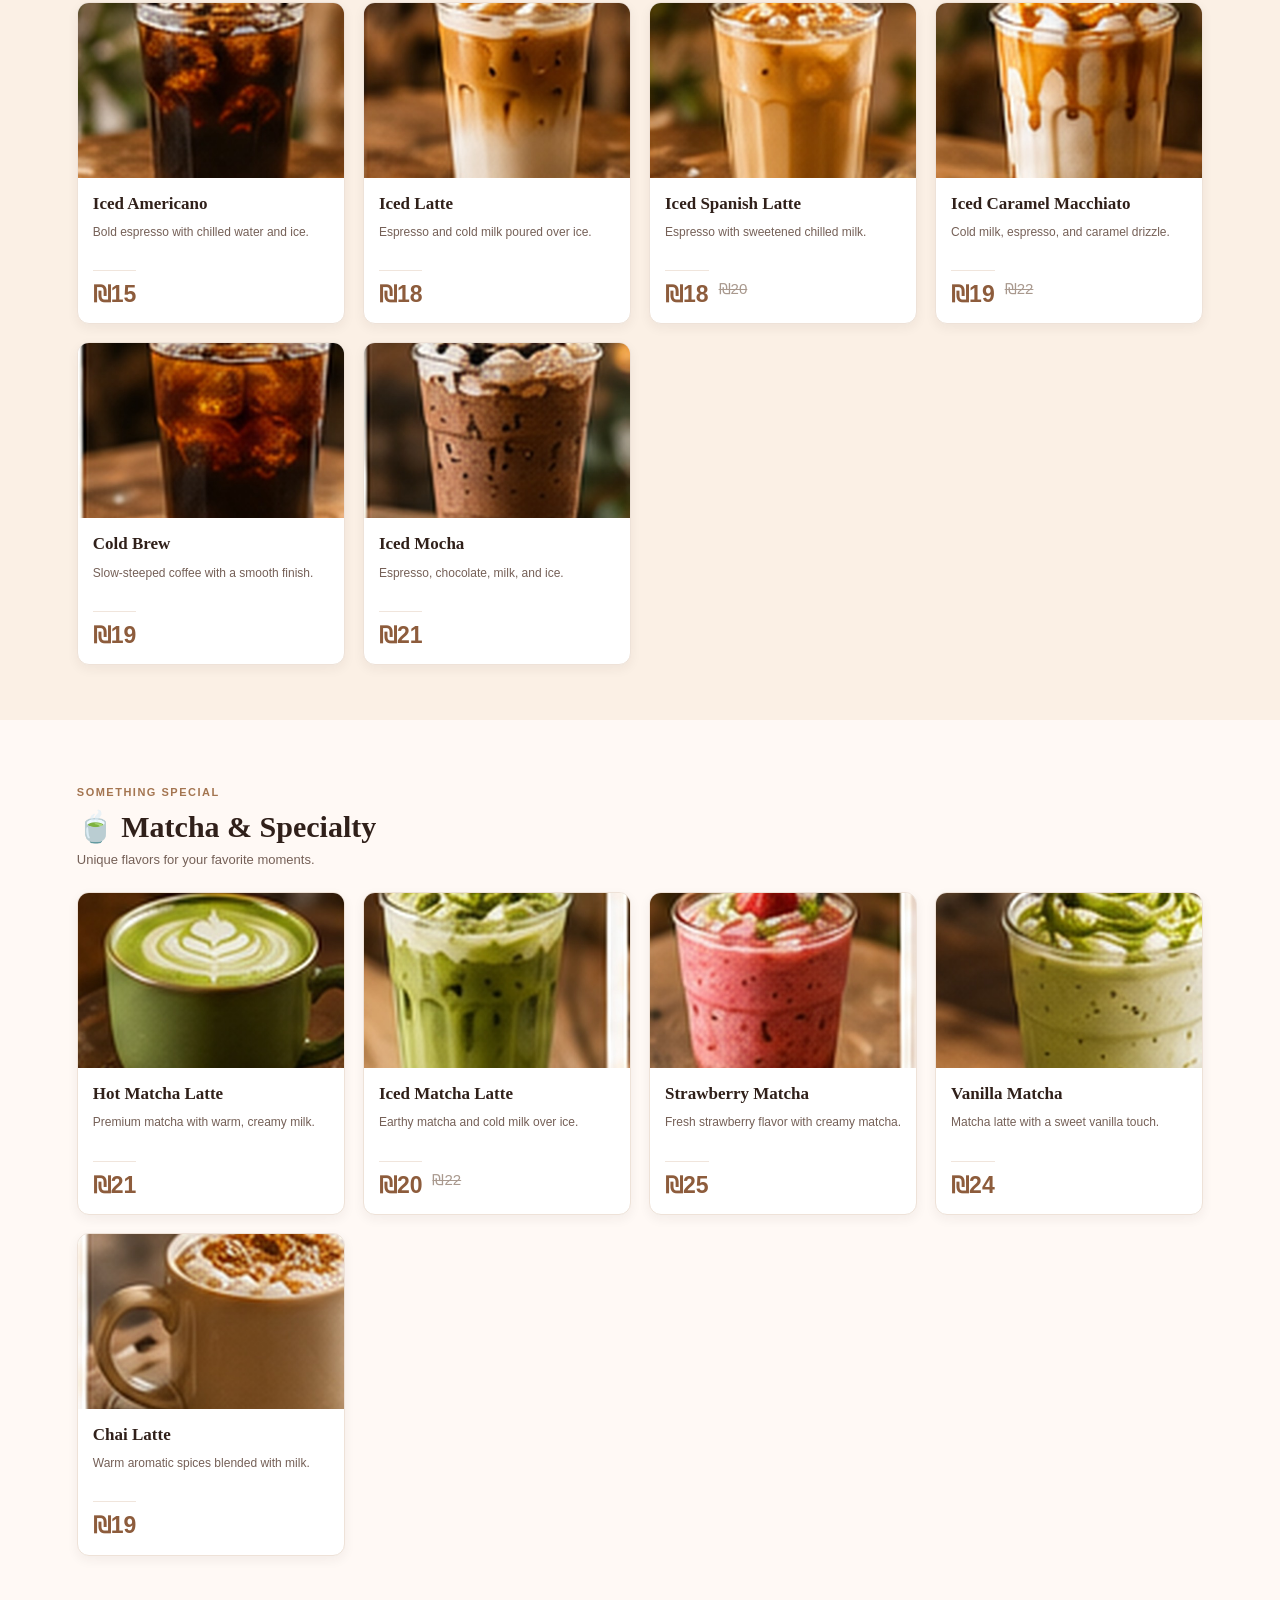
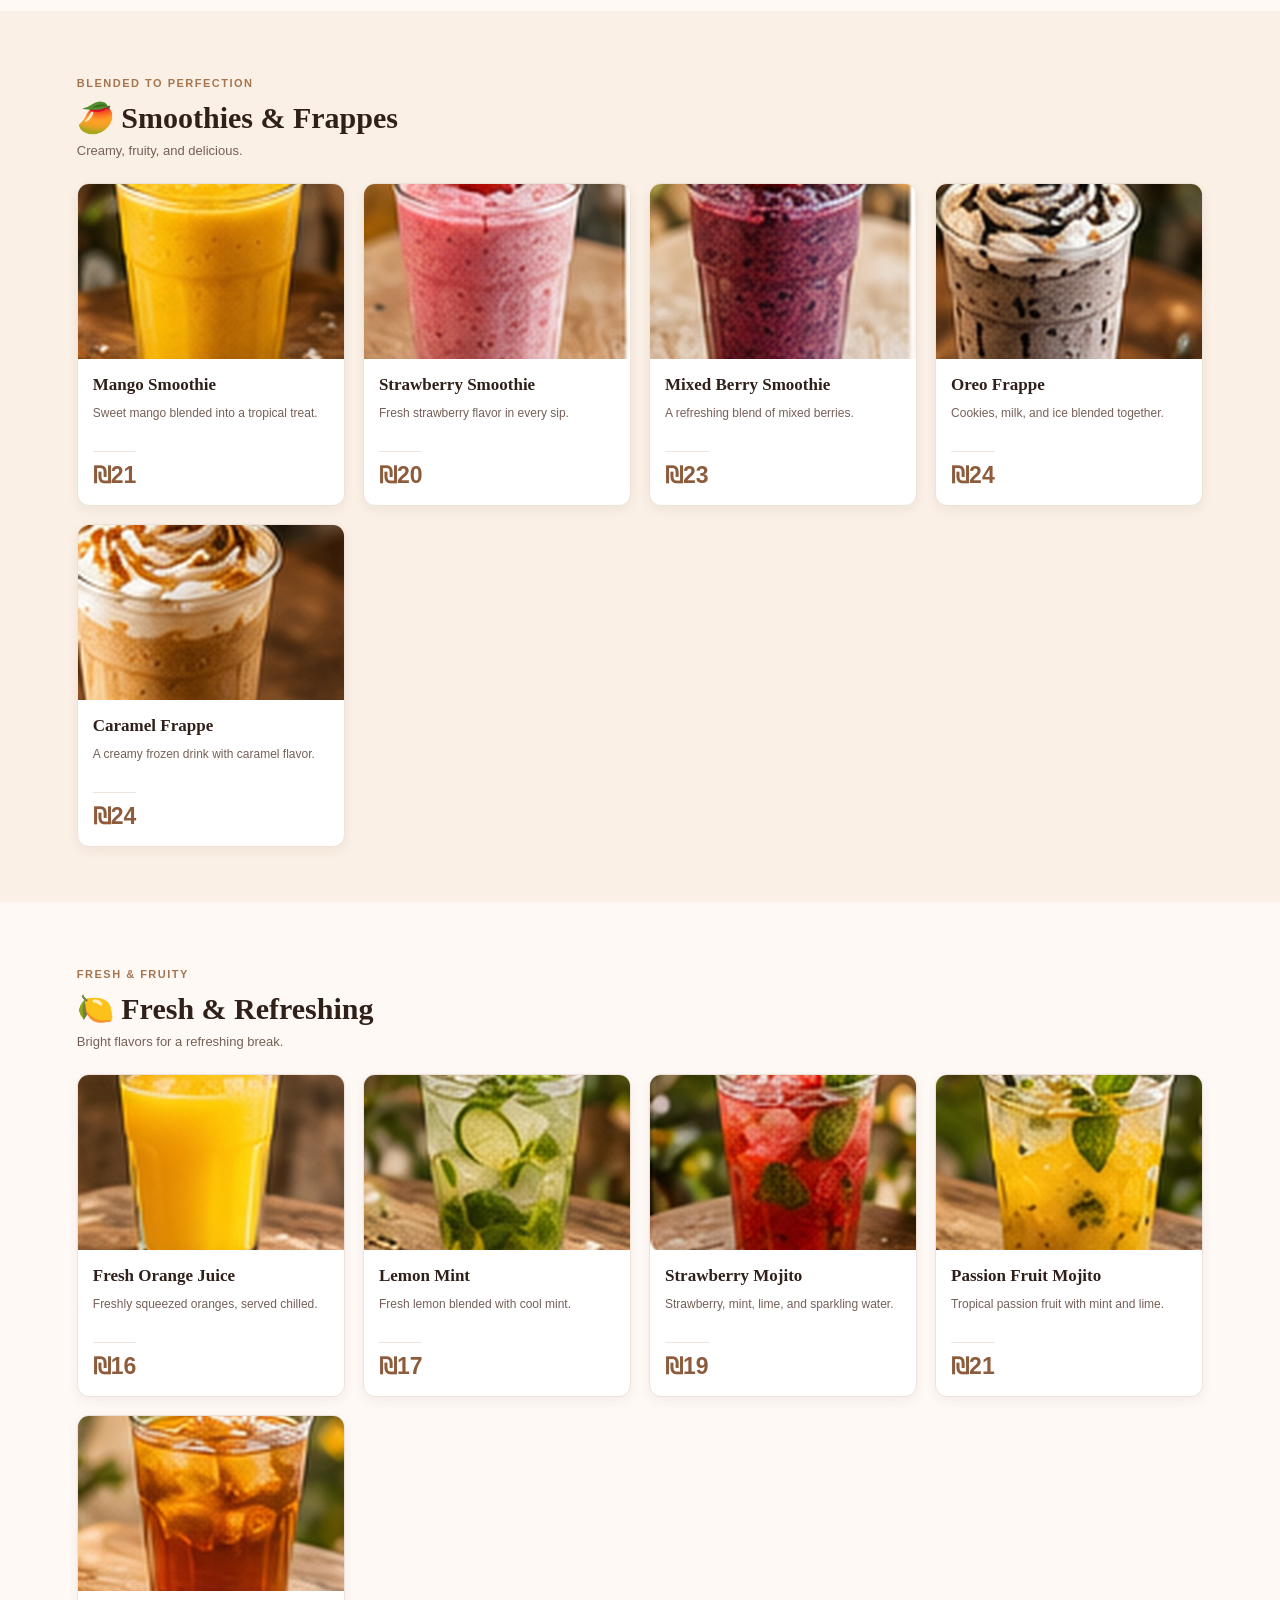
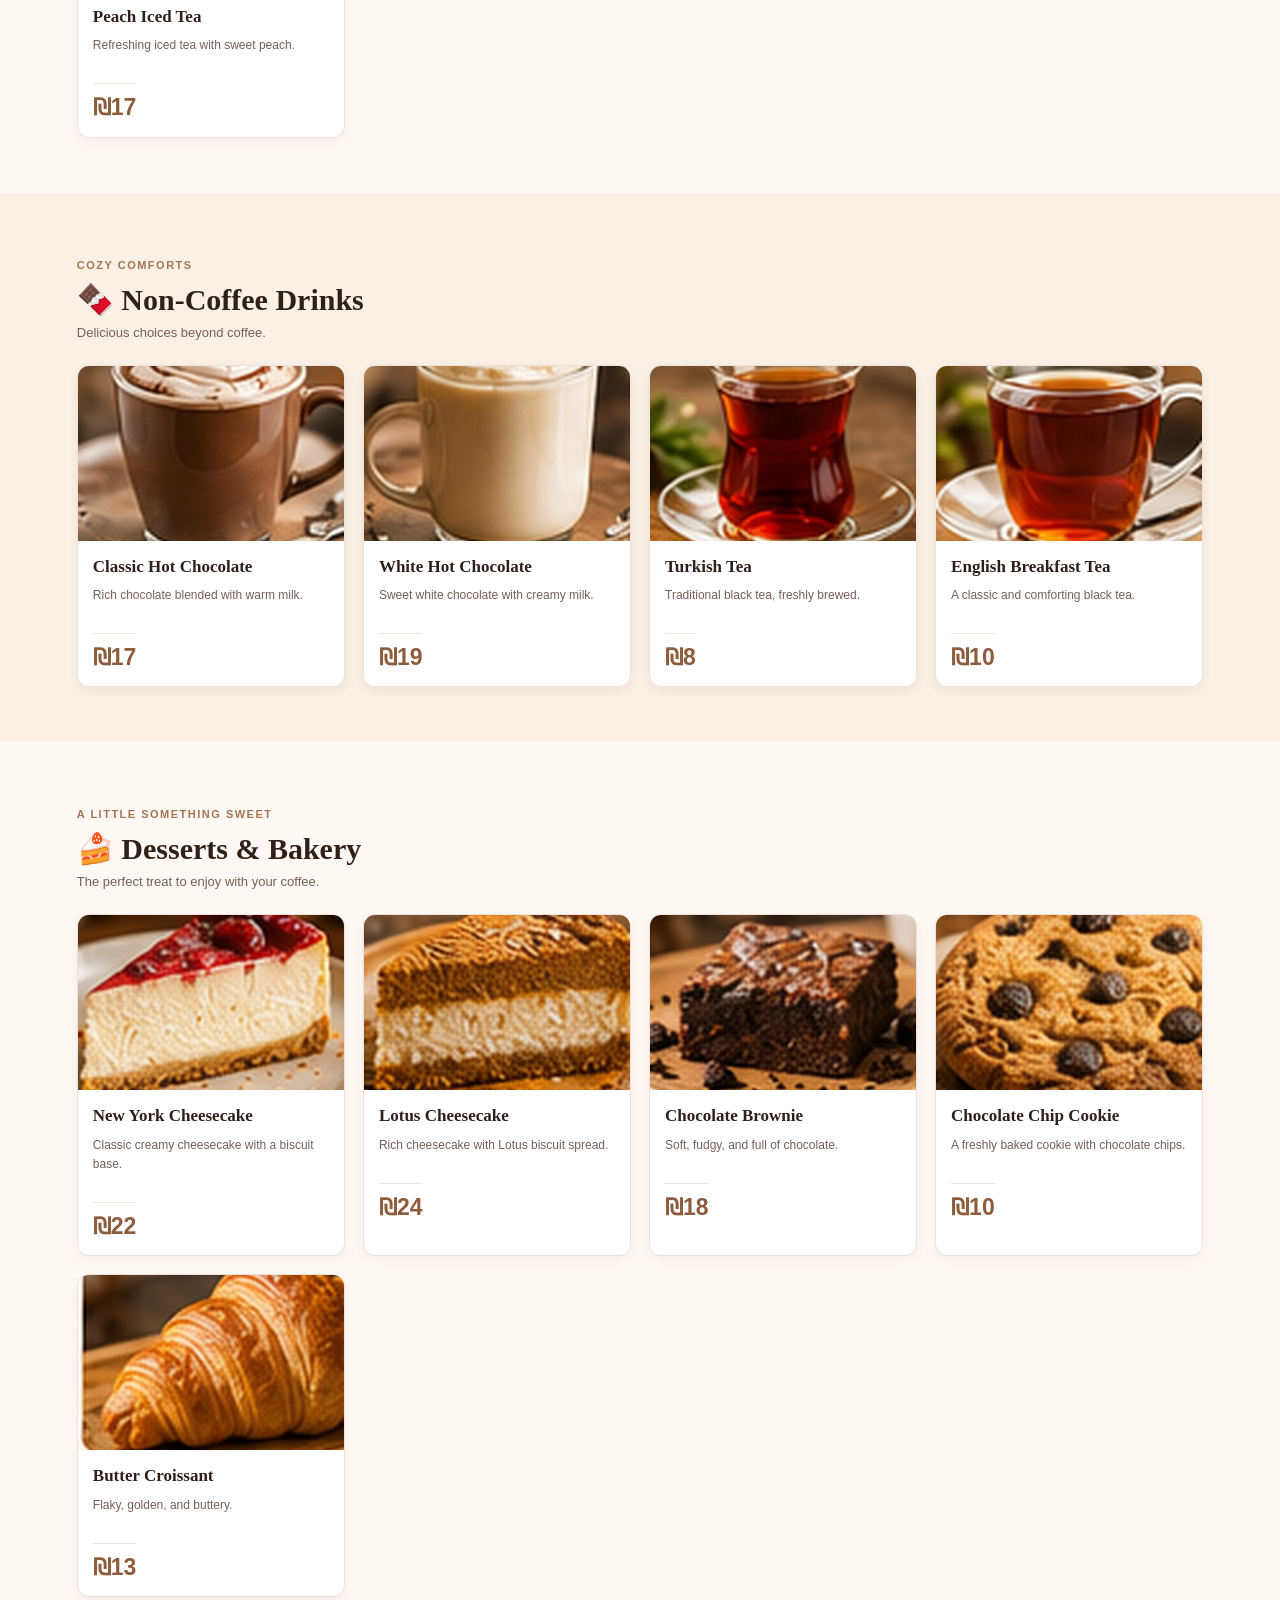
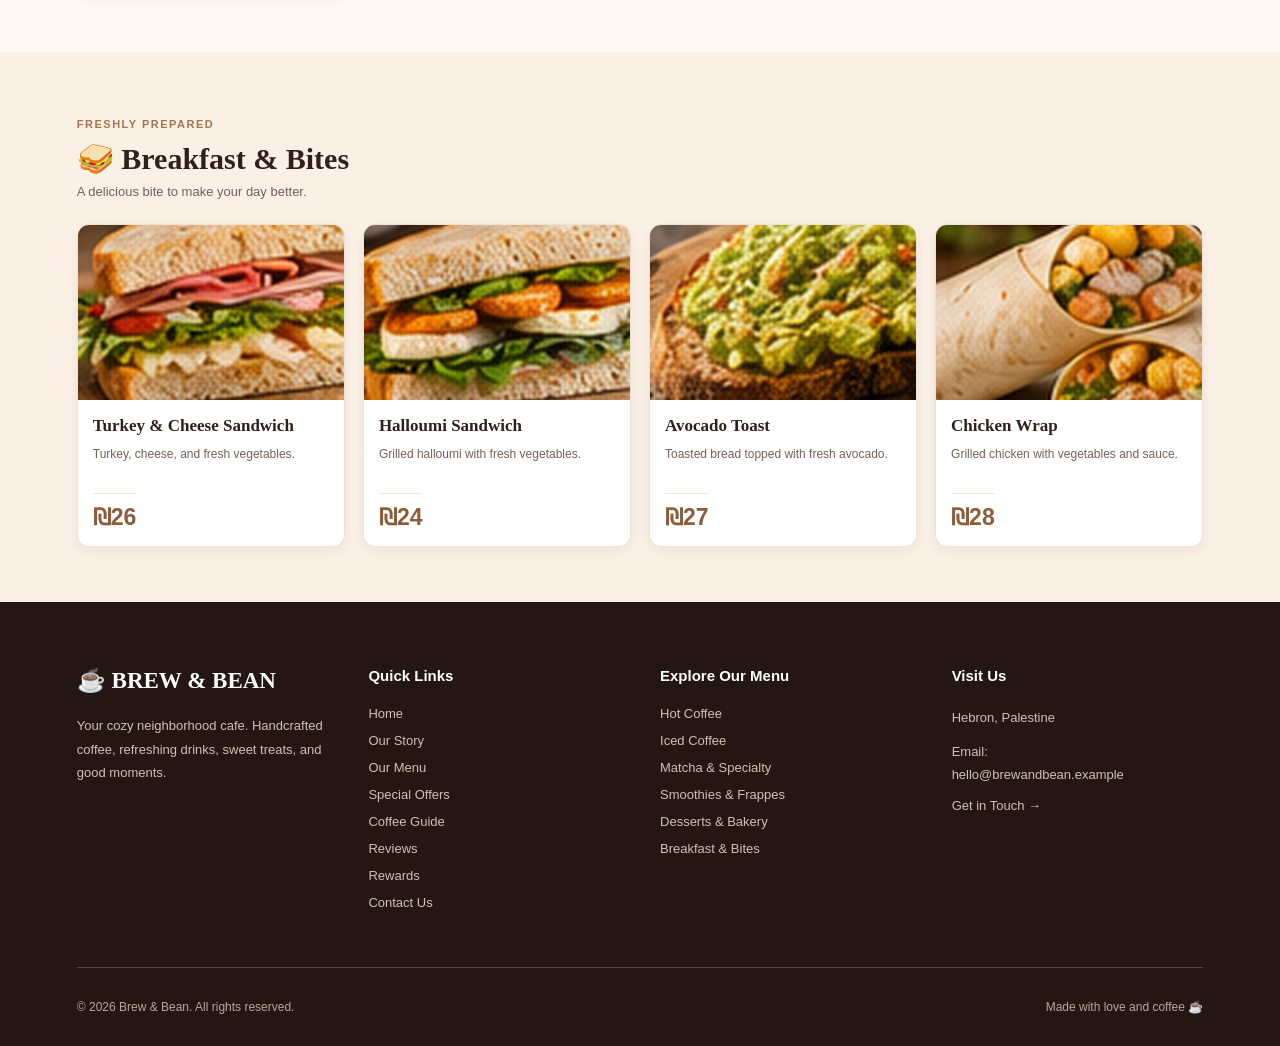
<file: menu.html>
<!DOCTYPE html>
<html lang="en">

<head>
    <meta charset="UTF-8">
    <meta name="viewport" content="width=device-width, initial-scale=1.0">

    <meta name="description"
          content="Explore Brew & Bean's handcrafted coffee, refreshing drinks, desserts, and bites.">

    <title>Brew & Bean | Our Menu</title>

    <link rel="stylesheet" href="css/style.css">

    <style>
        /* MENU PRICES */

        .menu-price-row {
            display: flex;
            align-items: center;
            flex-wrap: wrap;
            gap: 10px;
            margin-top: 14px;
        }

        .menu-price-row .menu-price {
            color: #8D5C3C;
            font-size: 23px;
            font-weight: 800;
            line-height: 1.2;
        }

        .menu-old-price {
            color: #A9998E;
            font-size: 15px;
            font-weight: 500;
            text-decoration: line-through;
        }

        .menu-discount-badge {
            display: inline-block;
            margin-bottom: 10px;
            padding: 5px 10px;
            background: #F5E7D8;
            color: #8D5C3C;
            border-radius: 20px;
            font-size: 11px;
            font-weight: 700;
        }
    </style>
</head>

<body>

<!-- HEADER -->
<header class="site-header">

    <nav class="navbar" aria-label="Main navigation">

        <!-- LOGO -->
        <a href="index.html" class="logo">
            <span class="logo-icon" aria-hidden="true">☕</span>
            BREW & BEAN
        </a>

        <!-- NAVIGATION LINKS -->
        <div class="nav-links">

            <a href="index.html">Home</a>

            <a href="about.html">Our Story</a>

            <a href="menu.html"
               class="active"
               aria-current="page">Menu</a>

            <a href="offers.html">Offers</a>


            <a href="reviews.html">Reviews</a>

            <a href="rewards.html">Rewards</a>

            <a href="contact.html">Contact</a>

        </div>


        <a href="login.html" class="visit-btn">
            Login
        </a>


    </nav>

</header>


<main>

    <!-- MENU INTRO -->
    <section class="menu-intro">

        <p class="section-label">HANDCRAFTED WITH LOVE</p>

        <h1>Explore Our Menu</h1>

        <p>
            From your morning espresso to a sweet afternoon treat,
            there's something special for every moment.
        </p>

        <div class="menu-categories">
            <a href="#hot">Hot Coffee</a>
            <a href="#iced">Iced Coffee</a>
            <a href="#matcha">Matcha & Specialty</a>
            <a href="#smoothies">Smoothies & Frappes</a>
            <a href="#fresh">Fresh Drinks</a>
            <a href="#noncoffee">Non-Coffee</a>
            <a href="#desserts">Desserts</a>
            <a href="#bites">Breakfast & Bites</a>
        </div>

    </section>


    <!-- MENU SEARCH -->
    <div class="menu-search-container">

        <input
                type="search"
                id="menuSearch"
                placeholder="Search for your favorite coffee..."
                aria-label="Search menu products"
        >

    </div>

    <!-- HOT COFFEE -->
    <section class="menu-section" id="hot">

        <div class="menu-section-heading">
            <p class="section-label">FRESHLY BREWED</p>
            <h2>☕ Hot Coffee</h2>
            <p>Warm, rich, and made with love.</p>
        </div>

        <div class="menu-grid" id="hot-grid"></div>

    </section>


    <!-- ICED COFFEE -->
    <section class="menu-section alternate-bg" id="iced">

        <div class="menu-section-heading">
            <p class="section-label">COOL & REFRESHING</p>
            <h2>🧊 Iced Coffee</h2>
            <p>Your favorite coffee, served chilled.</p>
        </div>

        <div class="menu-grid" id="iced-grid"></div>

    </section>


    <!-- MATCHA -->
    <section class="menu-section" id="matcha">

        <div class="menu-section-heading">
            <p class="section-label">SOMETHING SPECIAL</p>
            <h2>🍵 Matcha & Specialty</h2>
            <p>Unique flavors for your favorite moments.</p>
        </div>

        <div class="menu-grid" id="matcha-grid"></div>

    </section>


    <!-- SMOOTHIES -->
    <section class="menu-section alternate-bg" id="smoothies">

        <div class="menu-section-heading">
            <p class="section-label">BLENDED TO PERFECTION</p>
            <h2>🥭 Smoothies & Frappes</h2>
            <p>Creamy, fruity, and delicious.</p>
        </div>

        <div class="menu-grid" id="smoothies-grid"></div>

    </section>


    <!-- FRESH DRINKS -->
    <section class="menu-section" id="fresh">

        <div class="menu-section-heading">
            <p class="section-label">FRESH & FRUITY</p>
            <h2>🍋 Fresh & Refreshing</h2>
            <p>Bright flavors for a refreshing break.</p>
        </div>

        <div class="menu-grid" id="fresh-grid"></div>

    </section>


    <!-- NON-COFFEE -->
    <section class="menu-section alternate-bg" id="noncoffee">

        <div class="menu-section-heading">
            <p class="section-label">COZY COMFORTS</p>
            <h2>🍫 Non-Coffee Drinks</h2>
            <p>Delicious choices beyond coffee.</p>
        </div>

        <div class="menu-grid" id="noncoffee-grid"></div>

    </section>


    <!-- DESSERTS -->
    <section class="menu-section" id="desserts">

        <div class="menu-section-heading">
            <p class="section-label">A LITTLE SOMETHING SWEET</p>
            <h2>🍰 Desserts & Bakery</h2>
            <p>The perfect treat to enjoy with your coffee.</p>
        </div>

        <div class="menu-grid" id="desserts-grid"></div>

    </section>


    <!-- BREAKFAST -->
    <section class="menu-section alternate-bg" id="bites">

        <div class="menu-section-heading">
            <p class="section-label">FRESHLY PREPARED</p>
            <h2>🥪 Breakfast & Bites</h2>
            <p>A delicious bite to make your day better.</p>
        </div>

        <div class="menu-grid" id="bites-grid"></div>

    </section>

</main>


<!-- FOOTER -->
<footer class="footer">

    <div class="footer-container">

        <div class="footer-column">

            <h2>☕ BREW & BEAN</h2>

            <p>
                Your cozy neighborhood cafe.
                Handcrafted coffee, refreshing drinks,
                sweet treats, and good moments.
            </p>

        </div>


        <div class="footer-column">

            <h3>Quick Links</h3>

            <a href="index.html">Home</a>
            <a href="about.html">Our Story</a>
            <a href="menu.html">Our Menu</a>
            <a href="offers.html">Special Offers</a>
            <a href="coffee-guide.html">Coffee Guide</a>
            <a href="reviews.html">Reviews</a>
            <a href="rewards.html">Rewards</a>
            <a href="contact.html">Contact Us</a>

        </div>


        <div class="footer-column">

            <h3>Explore Our Menu</h3>

            <a href="menu.html#hot">Hot Coffee</a>
            <a href="menu.html#iced">Iced Coffee</a>
            <a href="menu.html#matcha">Matcha & Specialty</a>
            <a href="menu.html#smoothies">Smoothies & Frappes</a>
            <a href="menu.html#desserts">Desserts & Bakery</a>
            <a href="menu.html#bites">Breakfast & Bites</a>

        </div>


        <div class="footer-column">

            <h3>Visit Us</h3>

            <p>Hebron, Palestine</p>

            <p>
                Email:
                <a href="mailto:hello@brewandbean.example">
                    hello@brewandbean.example
                </a>
            </p>

            <a href="contact.html">Get in Touch →</a>

        </div>

    </div>


    <div class="footer-bottom">

        <p>© 2026 Brew & Bean. All rights reserved.</p>

        <p>Made with love and coffee ☕</p>

    </div>

</footer>


<!-- MENU PRODUCTS -->
<script>

    /*
       Product format:

       name
       image
       description
       current price
       old price (null if no discount)
    */

    const menuProducts = {

        hot: [
            [
                "Espresso",
                "espresso.jpg",
                "A rich, bold shot of freshly brewed espresso.",
                10,
                null
            ],
            [
                "Double Espresso",
                "double-espresso.jpg",
                "Two espresso shots for an extra coffee boost.",
                13,
                null
            ],
            [
                "Americano",
                "americano.jpg",
                "Smooth espresso combined with hot water.",
                13,
                null
            ],
            [
                "Cappuccino",
                "cappuccino.jpg",
                "Espresso, steamed milk, and velvety foam.",
                14,
                16
            ],
            [
                "Cafe Latte",
                "latte.jpg",
                "Rich espresso with silky steamed milk.",
                17,
                null
            ],
            [
                "Flat White",
                "flat-white.jpg",
                "Double espresso with smooth microfoam.",
                18,
                null
            ]
        ],

        iced: [
            [
                "Iced Americano",
                "iced-americano.jpg",
                "Bold espresso with chilled water and ice.",
                15,
                null
            ],
            [
                "Iced Latte",
                "iced-latte.jpg",
                "Espresso and cold milk poured over ice.",
                18,
                null
            ],
            [
                "Iced Spanish Latte",
                "spanish-latte.jpg",
                "Espresso with sweetened chilled milk.",
                18,
                20
            ],
            [
                "Iced Caramel Macchiato",
                "caramel-latte.jpg",
                "Cold milk, espresso, and caramel drizzle.",
                19,
                22
            ],
            [
                "Cold Brew",
                "cold-brew.jpg",
                "Slow-steeped coffee with a smooth finish.",
                19,
                null
            ],
            [
                "Iced Mocha",
                "iced-mocha.jpg",
                "Espresso, chocolate, milk, and ice.",
                21,
                null
            ]
        ],

        matcha: [
            [
                "Hot Matcha Latte",
                "matcha-latte.jpg",
                "Premium matcha with warm, creamy milk.",
                21,
                null
            ],
            [
                "Iced Matcha Latte",
                "iced-matcha.jpg",
                "Earthy matcha and cold milk over ice.",
                20,
                22
            ],
            [
                "Strawberry Matcha",
                "strawberry-matcha.jpg",
                "Fresh strawberry flavor with creamy matcha.",
                25,
                null
            ],
            [
                "Vanilla Matcha",
                "vanilla-matcha.jpg",
                "Matcha latte with a sweet vanilla touch.",
                24,
                null
            ],
            [
                "Chai Latte",
                "chai-latte.jpg",
                "Warm aromatic spices blended with milk.",
                19,
                null
            ]
        ],

        smoothies: [
            [
                "Mango Smoothie",
                "mango-smoothie.jpg",
                "Sweet mango blended into a tropical treat.",
                21,
                null
            ],
            [
                "Strawberry Smoothie",
                "strawberry-smoothie.jpg",
                "Fresh strawberry flavor in every sip.",
                20,
                null
            ],
            [
                "Mixed Berry Smoothie",
                "berry-smoothie.jpg",
                "A refreshing blend of mixed berries.",
                23,
                null
            ],
            [
                "Oreo Frappe",
                "oreo-frappe.jpg",
                "Cookies, milk, and ice blended together.",
                24,
                null
            ],
            [
                "Caramel Frappe",
                "caramel-frappe.jpg",
                "A creamy frozen drink with caramel flavor.",
                24,
                null
            ]
        ],

        fresh: [
            [
                "Fresh Orange Juice",
                "orange-juice.jpg",
                "Freshly squeezed oranges, served chilled.",
                16,
                null
            ],
            [
                "Lemon Mint",
                "lemon-mint.jpg",
                "Fresh lemon blended with cool mint.",
                17,
                null
            ],
            [
                "Strawberry Mojito",
                "strawberry-mojito.jpg",
                "Strawberry, mint, lime, and sparkling water.",
                19,
                null
            ],
            [
                "Passion Fruit Mojito",
                "passion-mojito.jpg",
                "Tropical passion fruit with mint and lime.",
                21,
                null
            ],
            [
                "Peach Iced Tea",
                "peach-iced-tea.jpg",
                "Refreshing iced tea with sweet peach.",
                17,
                null
            ]
        ],

        noncoffee: [
            [
                "Classic Hot Chocolate",
                "hot-chocolate.jpg",
                "Rich chocolate blended with warm milk.",
                17,
                null
            ],
            [
                "White Hot Chocolate",
                "white-hot-chocolate.jpg",
                "Sweet white chocolate with creamy milk.",
                19,
                null
            ],
            [
                "Turkish Tea",
                "turkish-tea.jpg",
                "Traditional black tea, freshly brewed.",
                8,
                null
            ],
            [
                "English Breakfast Tea",
                "english-tea.jpg",
                "A classic and comforting black tea.",
                10,
                null
            ]
        ],

        desserts: [
            [
                "New York Cheesecake",
                "cheesecake.jpg",
                "Classic creamy cheesecake with a biscuit base.",
                22,
                null
            ],
            [
                "Lotus Cheesecake",
                "lotus-cheesecake.jpg",
                "Rich cheesecake with Lotus biscuit spread.",
                24,
                null
            ],
            [
                "Chocolate Brownie",
                "brownie.jpg",
                "Soft, fudgy, and full of chocolate.",
                18,
                null
            ],
            [
                "Chocolate Chip Cookie",
                "cookie.jpg",
                "A freshly baked cookie with chocolate chips.",
                10,
                null
            ],
            [
                "Butter Croissant",
                "croissant.jpg",
                "Flaky, golden, and buttery.",
                13,
                null
            ]
        ],

        bites: [
            [
                "Turkey & Cheese Sandwich",
                "turkey-sandwich.jpg",
                "Turkey, cheese, and fresh vegetables.",
                26,
                null
            ],
            [
                "Halloumi Sandwich",
                "halloumi-sandwich.jpg",
                "Grilled halloumi with fresh vegetables.",
                24,
                null
            ],
            [
                "Avocado Toast",
                "avocado-toast.jpg",
                "Toasted bread topped with fresh avocado.",
                27,
                null
            ],
            [
                "Chicken Wrap",
                "chicken-wrap.jpg",
                "Grilled chicken with vegetables and sauce.",
                28,
                null
            ]
        ]

    };


    // CREATE MENU CARDS

    Object.entries(menuProducts).forEach(
        ([category, products]) => {

            const grid = document.getElementById(
                category + "-grid"
            );

            products.forEach(product => {

                const [
                    name,
                    image,
                    description,
                    currentPrice,
                    oldPrice
                ] = product;

                const card = document.createElement("article");
                card.className = "menu-card";

                const productImage = document.createElement("img");
                productImage.src = "images/" + image;
                productImage.alt = name;
                productImage.loading = "lazy";

                const info = document.createElement("div");
                info.className = "menu-card-info";

                const heading = document.createElement("h3");
                heading.textContent = name;

                const text = document.createElement("p");
                text.textContent = description;

                const priceRow = document.createElement("div");
                priceRow.className = "menu-price-row";

                const current = document.createElement("span");
                current.className = "menu-price";
                current.textContent = "₪" + currentPrice;

                priceRow.appendChild(current);

                // Show old price ONLY when product is discounted
                if (oldPrice !== null && oldPrice > currentPrice) {

                    const old = document.createElement("span");
                    old.className = "menu-old-price";
                    old.textContent = "₪" + oldPrice;

                    priceRow.appendChild(old);

                }

                info.appendChild(heading);
                info.appendChild(text);
                info.appendChild(priceRow);

                card.appendChild(productImage);
                card.appendChild(info);

                grid.appendChild(card);

            });

        }
    );

</script>
<script src="js/main.js"></script>
</body>
</html>
</file>
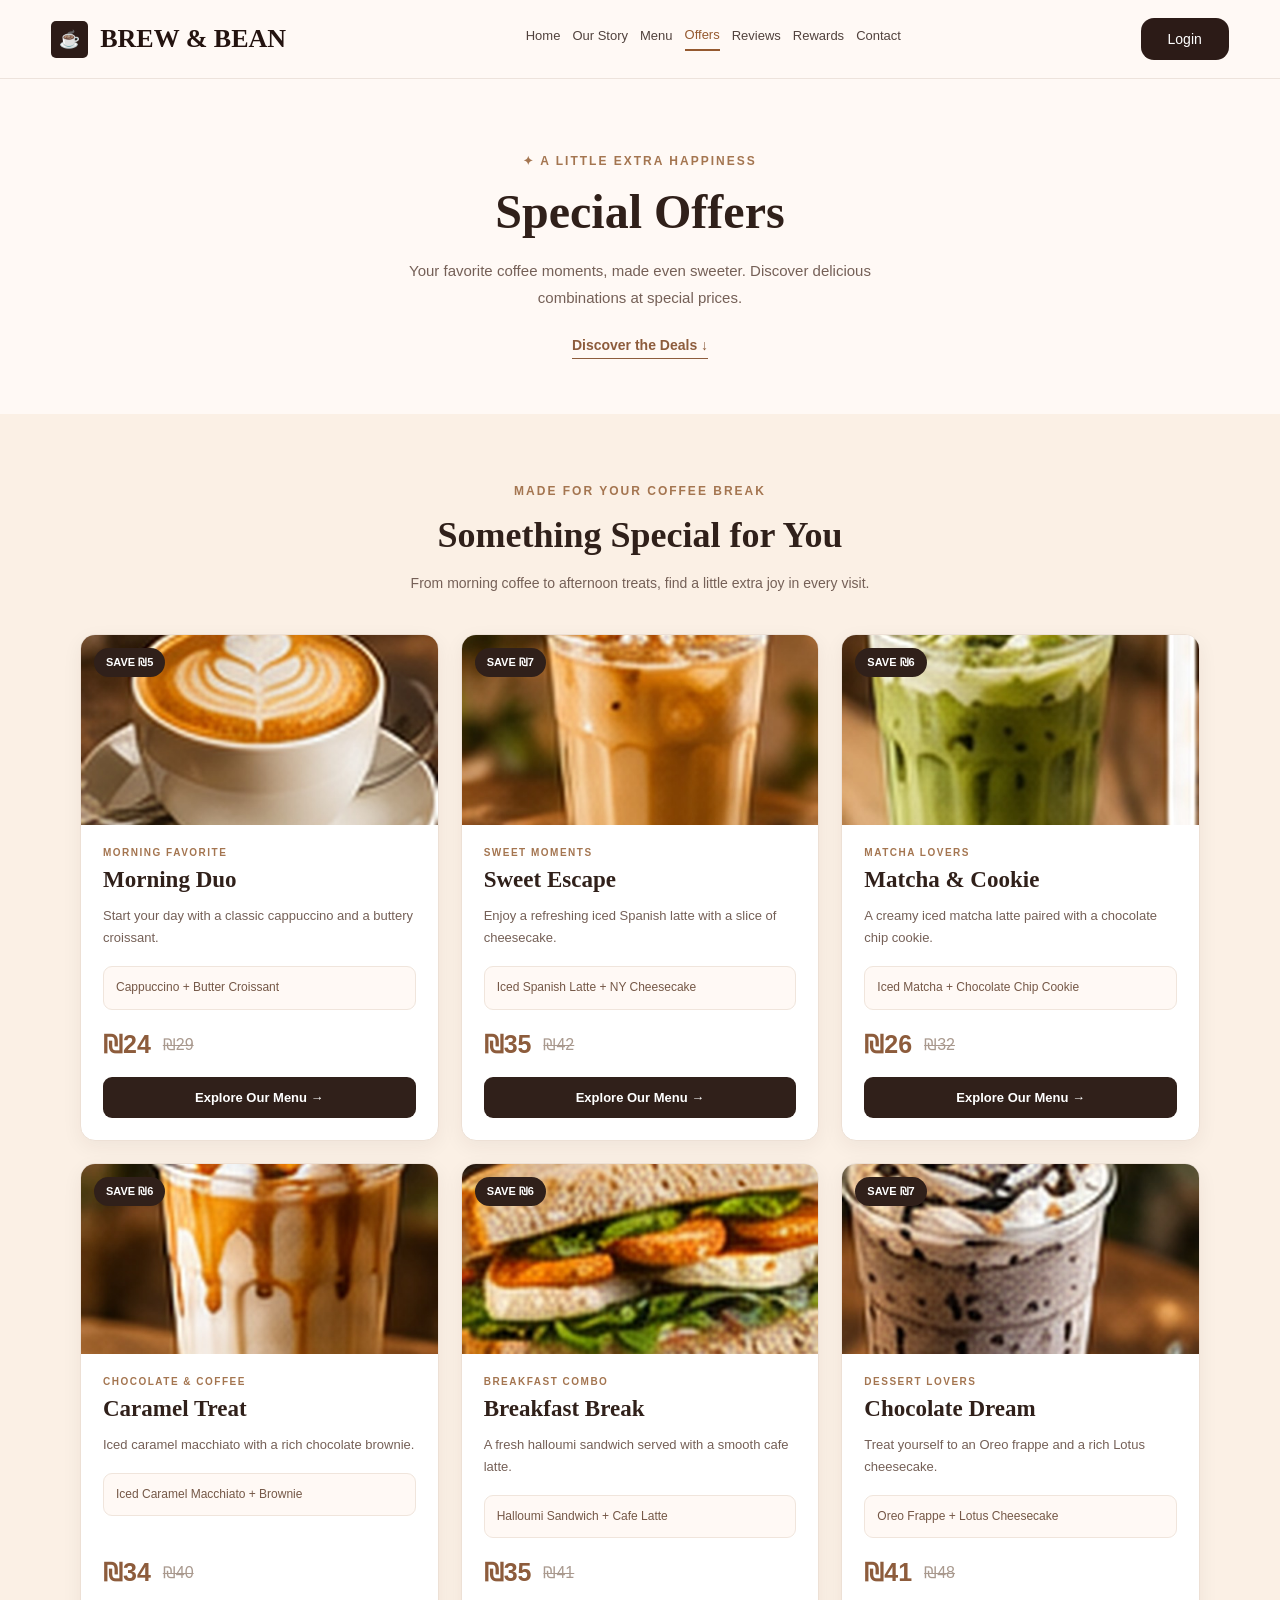
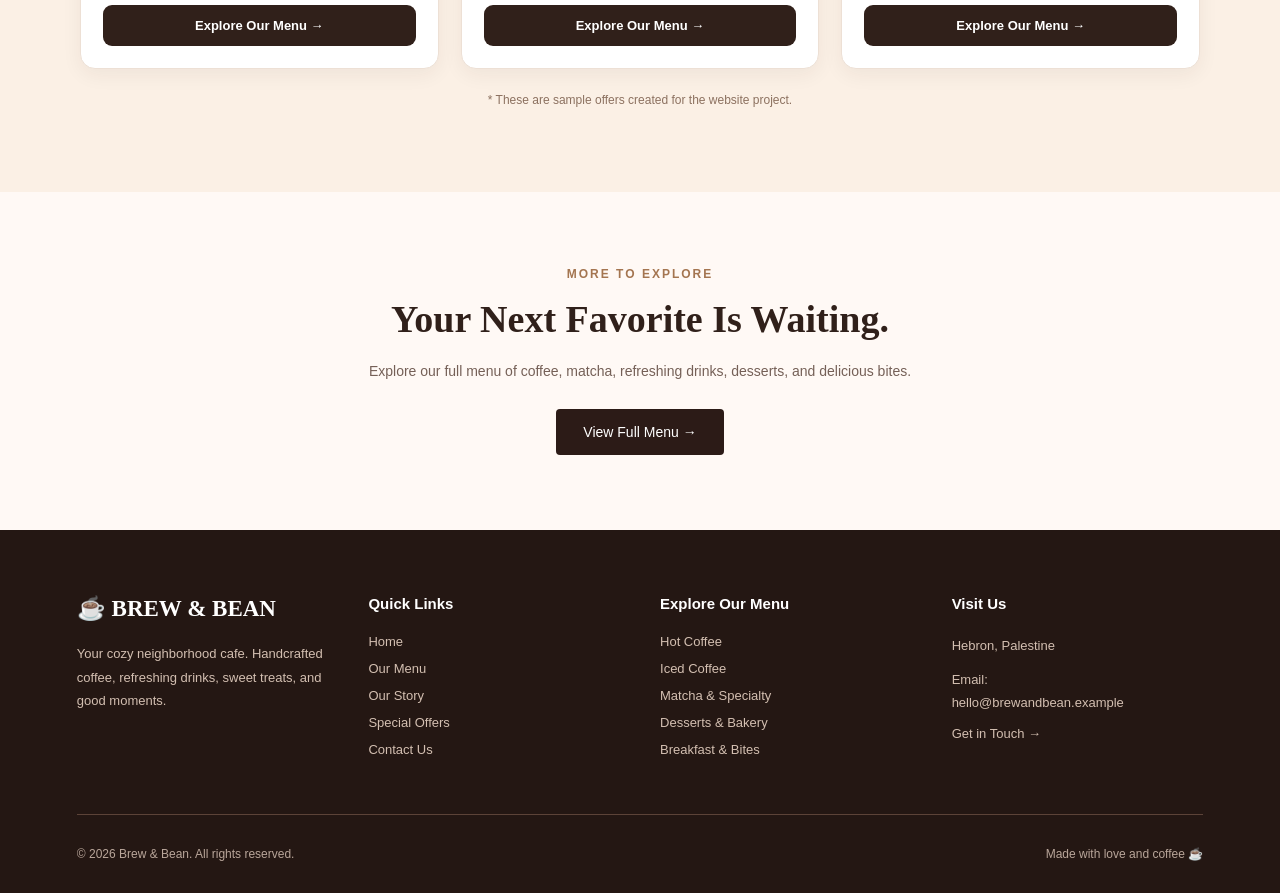
<file: offers.html>
<!DOCTYPE html>
<html lang="en">
<head>
    <meta charset="UTF-8">
    <meta name="viewport" content="width=device-width, initial-scale=1.0">
    <meta name="description" content="Explore special coffee and dessert deals at Brew & Bean.">
    <title>Brew & Bean | Special Offers</title>
    <link rel="stylesheet" href="css/style.css">
</head>
<body>

<!-- HEADER -->
<header class="site-header">
    <nav class="navbar" aria-label="Main navigation">

        <a href="index.html" class="logo">
            <span class="logo-icon">☕</span>
            BREW & BEAN
        </a>

        <div class="nav-links">
            <a href="index.html">Home</a>
            <a href="about.html">Our Story</a>
            <a href="menu.html">Menu</a>
            <a href="offers.html" class="active" aria-current="page">Offers</a>
            <a href="reviews.html">Reviews</a>
            <a href="rewards.html">Rewards</a>
            <a href="contact.html">Contact</a>
        </div>


        <a href="login.html" class="visit-btn">
            Login
        </a>

    </nav>
</header>

<main>

    <!-- PAGE INTRO -->
    <section class="offers-hero">

        <p class="offers-eyebrow">✦ A LITTLE EXTRA HAPPINESS</p>

        <h1>Special Offers</h1>

        <p>
            Your favorite coffee moments, made even sweeter.
            Discover delicious combinations at special prices.
        </p>

        <a href="#our-offers" class="offers-hero-link">
            Discover the Deals ↓
        </a>

    </section>


    <!-- ALL OFFERS -->
    <section class="offers-section" id="our-offers">

        <div class="offers-section-heading">
            <p class="offers-eyebrow">MADE FOR YOUR COFFEE BREAK</p>
            <h2>Something Special for You</h2>
            <p>
                From morning coffee to afternoon treats,
                find a little extra joy in every visit.
            </p>
        </div>

        <div class="offers-grid">

            <!-- OFFER 1 -->
            <article class="offer-deal-card">

                <div class="offer-deal-image">
                    <img src="images/cappuccino.jpg"
                         alt="Cappuccino"
                         loading="lazy">
                    <span class="offer-discount">SAVE ₪5</span>
                </div>

                <div class="offer-deal-info">
                    <span class="offer-category">MORNING FAVORITE</span>
                    <h3>Morning Duo</h3>

                    <p>
                        Start your day with a classic cappuccino
                        and a buttery croissant.
                    </p>

                    <div class="offer-includes">
                        Cappuccino + Butter Croissant
                    </div>

                    <div class="offer-price-row">
                        <span class="offer-new-price">₪24</span>
                        <del class="offer-old-price">₪29</del>
                    </div>

                    <a href="menu.html#hot" class="offer-card-btn">
                        Explore Our Menu →
                    </a>
                </div>

            </article>


            <!-- OFFER 2 -->
            <article class="offer-deal-card">

                <div class="offer-deal-image">
                    <img src="images/spanish-latte.jpg"
                         alt="Iced Spanish Latte"
                         loading="lazy">
                    <span class="offer-discount">SAVE ₪7</span>
                </div>

                <div class="offer-deal-info">
                    <span class="offer-category">SWEET MOMENTS</span>
                    <h3>Sweet Escape</h3>

                    <p>
                        Enjoy a refreshing iced Spanish latte
                        with a slice of cheesecake.
                    </p>

                    <div class="offer-includes">
                        Iced Spanish Latte + NY Cheesecake
                    </div>

                    <div class="offer-price-row">
                        <span class="offer-new-price">₪35</span>
                        <del class="offer-old-price">₪42</del>
                    </div>

                    <a href="menu.html#desserts" class="offer-card-btn">
                        Explore Our Menu →
                    </a>
                </div>

            </article>


            <!-- OFFER 3 -->
            <article class="offer-deal-card">

                <div class="offer-deal-image">
                    <img src="images/iced-matcha.jpg"
                         alt="Iced Matcha Latte"
                         loading="lazy">
                    <span class="offer-discount">SAVE ₪6</span>
                </div>

                <div class="offer-deal-info">
                    <span class="offer-category">MATCHA LOVERS</span>
                    <h3>Matcha & Cookie</h3>

                    <p>
                        A creamy iced matcha latte paired
                        with a chocolate chip cookie.
                    </p>

                    <div class="offer-includes">
                        Iced Matcha + Chocolate Chip Cookie
                    </div>

                    <div class="offer-price-row">
                        <span class="offer-new-price">₪26</span>
                        <del class="offer-old-price">₪32</del>
                    </div>

                    <a href="menu.html#matcha" class="offer-card-btn">
                        Explore Our Menu →
                    </a>
                </div>

            </article>


            <!-- OFFER 4 -->
            <article class="offer-deal-card">

                <div class="offer-deal-image">
                    <img src="images/caramel-latte.jpg"
                         alt="Iced Caramel Macchiato"
                         loading="lazy">
                    <span class="offer-discount">SAVE ₪6</span>
                </div>

                <div class="offer-deal-info">
                    <span class="offer-category">CHOCOLATE & COFFEE</span>
                    <h3>Caramel Treat</h3>

                    <p>
                        Iced caramel macchiato with
                        a rich chocolate brownie.
                    </p>

                    <div class="offer-includes">
                        Iced Caramel Macchiato + Brownie
                    </div>

                    <div class="offer-price-row">
                        <span class="offer-new-price">₪34</span>
                        <del class="offer-old-price">₪40</del>
                    </div>

                    <a href="menu.html#iced" class="offer-card-btn">
                        Explore Our Menu →
                    </a>
                </div>

            </article>


            <!-- OFFER 5 -->
            <article class="offer-deal-card">

                <div class="offer-deal-image">
                    <img src="images/halloumi-sandwich.jpg"
                         alt="Halloumi Sandwich"
                         loading="lazy">
                    <span class="offer-discount">SAVE ₪6</span>
                </div>

                <div class="offer-deal-info">
                    <span class="offer-category">BREAKFAST COMBO</span>
                    <h3>Breakfast Break</h3>

                    <p>
                        A fresh halloumi sandwich served
                        with a smooth cafe latte.
                    </p>

                    <div class="offer-includes">
                        Halloumi Sandwich + Cafe Latte
                    </div>

                    <div class="offer-price-row">
                        <span class="offer-new-price">₪35</span>
                        <del class="offer-old-price">₪41</del>
                    </div>

                    <a href="menu.html#bites" class="offer-card-btn">
                        Explore Our Menu →
                    </a>
                </div>

            </article>


            <!-- OFFER 6 -->
            <article class="offer-deal-card">

                <div class="offer-deal-image">
                    <img src="images/oreo-frappe.jpg"
                         alt="Oreo Frappe"
                         loading="lazy">
                    <span class="offer-discount">SAVE ₪7</span>
                </div>

                <div class="offer-deal-info">
                    <span class="offer-category">DESSERT LOVERS</span>
                    <h3>Chocolate Dream</h3>

                    <p>
                        Treat yourself to an Oreo frappe
                        and a rich Lotus cheesecake.
                    </p>

                    <div class="offer-includes">
                        Oreo Frappe + Lotus Cheesecake
                    </div>

                    <div class="offer-price-row">
                        <span class="offer-new-price">₪41</span>
                        <del class="offer-old-price">₪48</del>
                    </div>

                    <a href="menu.html#desserts" class="offer-card-btn">
                        Explore Our Menu →
                    </a>
                </div>

            </article>

        </div>

        <p class="offers-demo-note">
            * These are sample offers created for the website project.
        </p>

    </section>


    <!-- BOTTOM SECTION -->
    <section class="offers-bottom">

        <div class="offers-bottom-content">

            <p class="offers-eyebrow">MORE TO EXPLORE</p>

            <h2>Your Next Favorite Is Waiting.</h2>

            <p>
                Explore our full menu of coffee, matcha,
                refreshing drinks, desserts, and delicious bites.
            </p>

            <a href="menu.html" class="primary-btn">
                View Full Menu →
            </a>

        </div>

    </section>

</main>


<!-- FOOTER -->
<footer class="footer">

    <div class="footer-container">

        <div class="footer-column">
            <h2>☕ BREW & BEAN</h2>
            <p>
                Your cozy neighborhood cafe.
                Handcrafted coffee, refreshing drinks,
                sweet treats, and good moments.
            </p>
        </div>

        <div class="footer-column">
            <h3>Quick Links</h3>
            <a href="index.html">Home</a>
            <a href="menu.html">Our Menu</a>
            <a href="about.html">Our Story</a>
            <a href="offers.html">Special Offers</a>
            <a href="contact.html">Contact Us</a>
        </div>

        <div class="footer-column">
            <h3>Explore Our Menu</h3>
            <a href="menu.html#hot">Hot Coffee</a>
            <a href="menu.html#iced">Iced Coffee</a>
            <a href="menu.html#matcha">Matcha & Specialty</a>
            <a href="menu.html#desserts">Desserts & Bakery</a>
            <a href="menu.html#bites">Breakfast & Bites</a>
        </div>

        <div class="footer-column">
            <h3>Visit Us</h3>
            <p>Hebron, Palestine</p>
            <p>
                Email:
                <a href="mailto:hello@brewandbean.example">
                    hello@brewandbean.example
                </a>
            </p>
            <a href="contact.html">Get in Touch →</a>
        </div>

    </div>

    <div class="footer-bottom">
        <p>© 2026 Brew & Bean. All rights reserved.</p>
        <p>Made with love and coffee ☕</p>
    </div>

</footer>
<script src="js/main.js" defer></script>
</body>
</html>
</file>
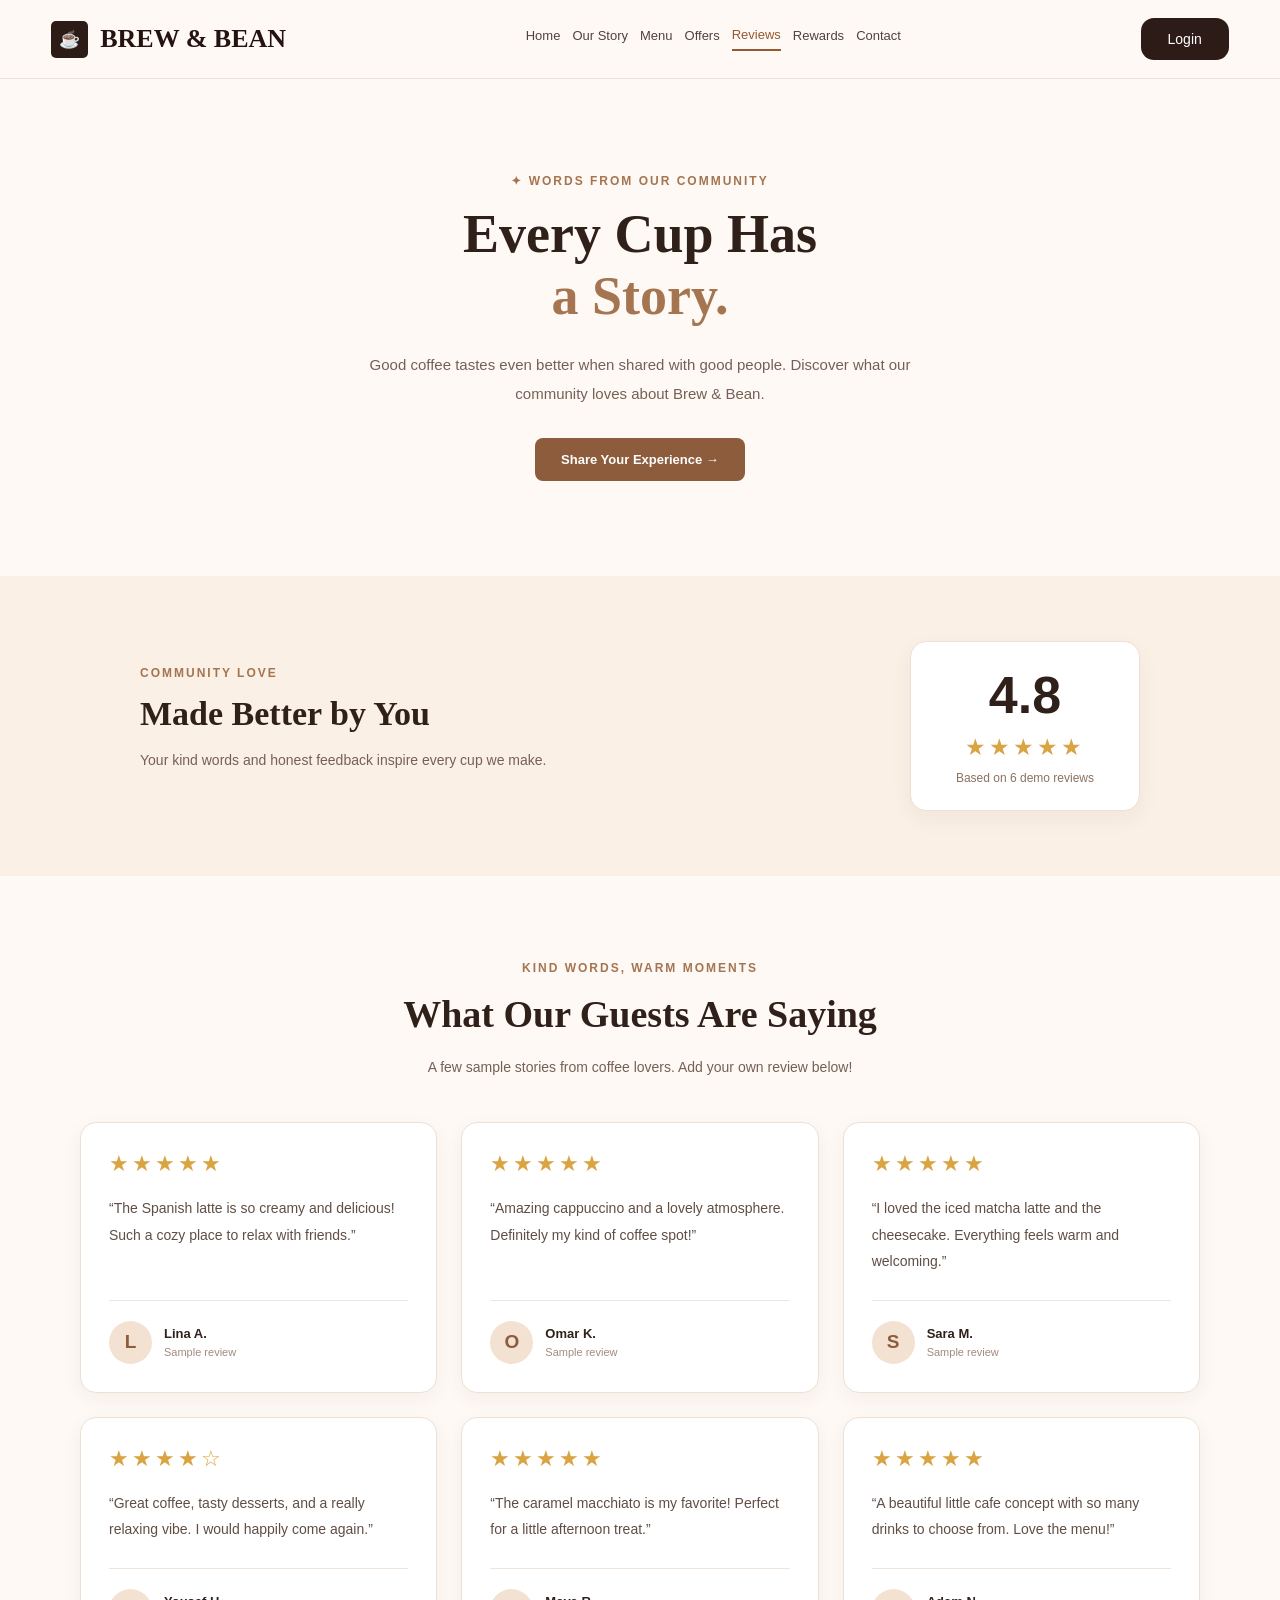
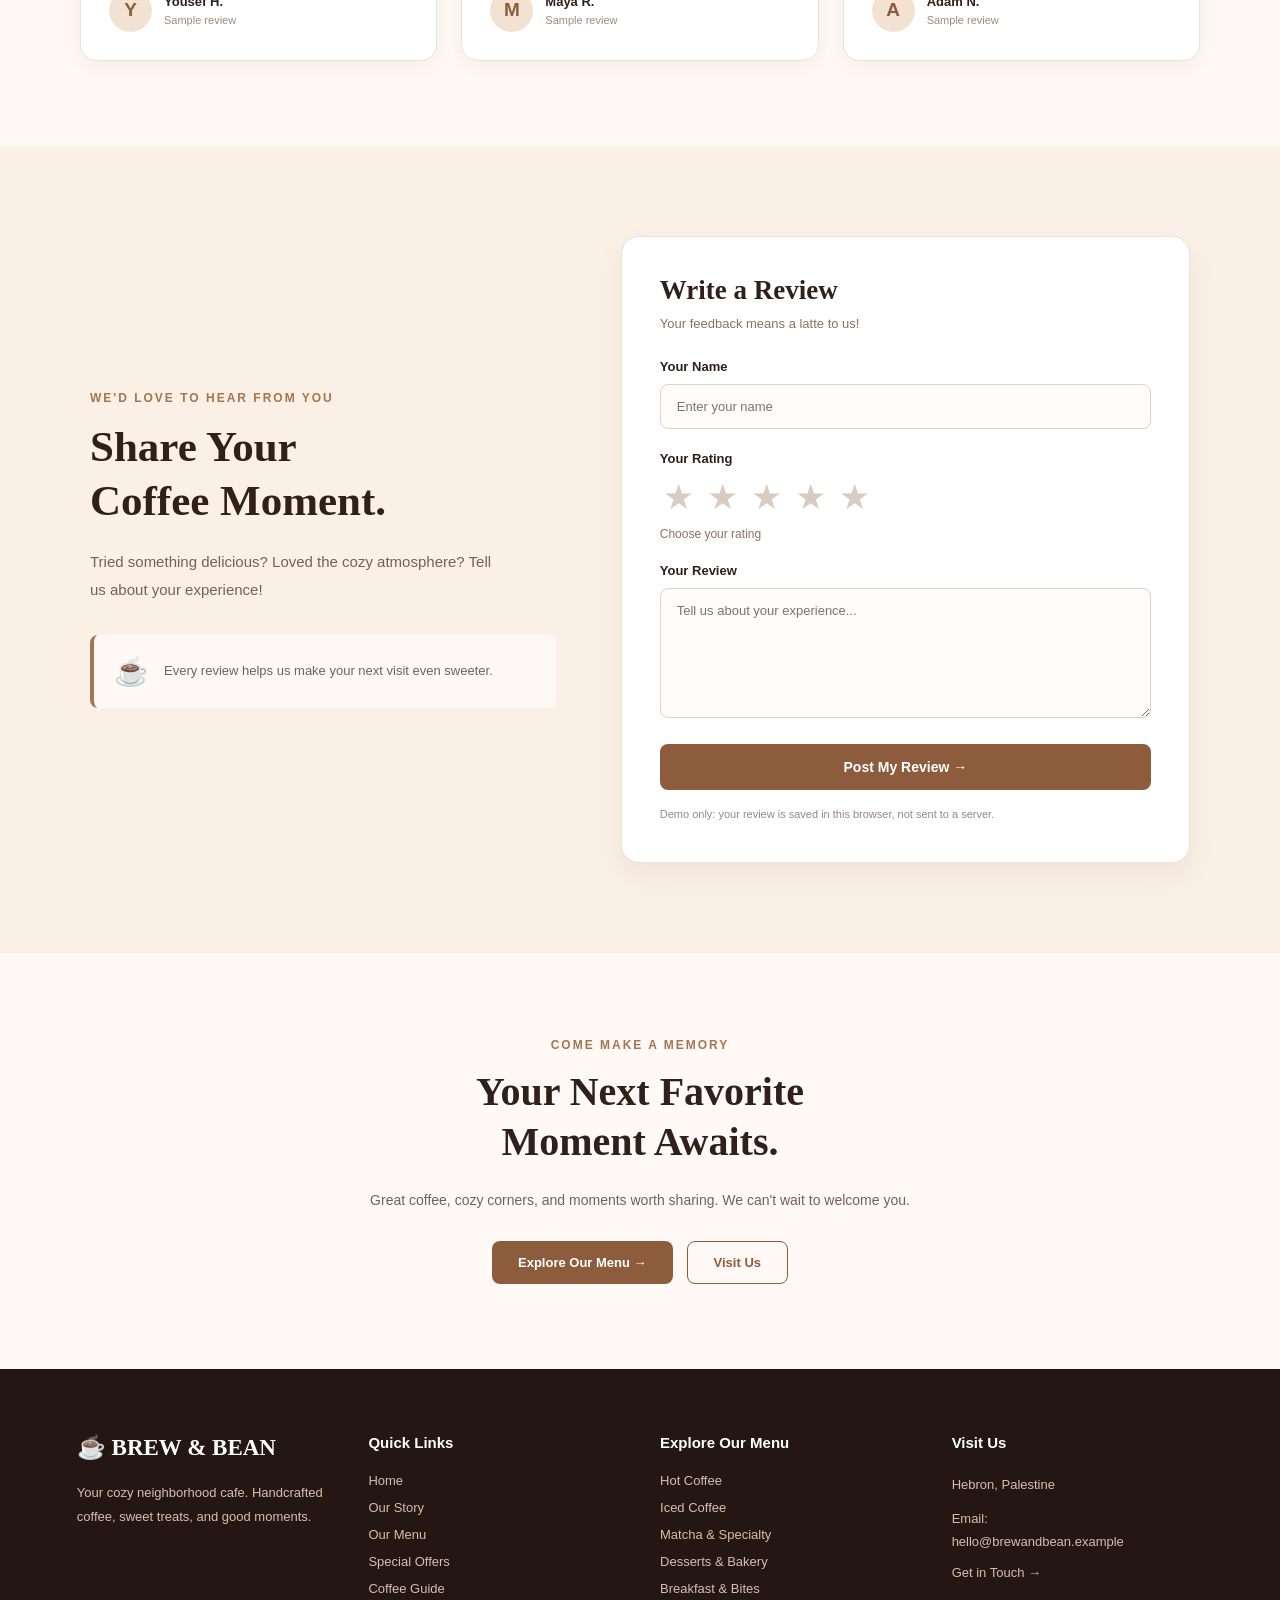
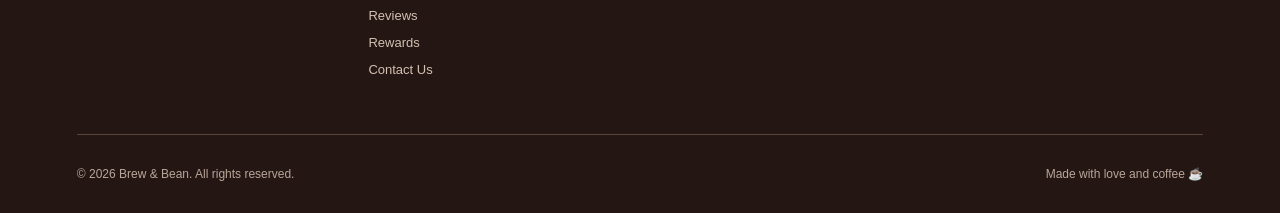
<file: reviews.html>
<!DOCTYPE html>
<html lang="en">

<head>
    <meta charset="UTF-8">
    <meta name="viewport"
          content="width=device-width, initial-scale=1.0">

    <meta name="description"
          content="Read customer reviews and share your experience at Brew & Bean cafe.">

    <title>Brew & Bean | Customer Reviews</title>

    <link rel="stylesheet" href="css/style.css">
</head>

<body>

<!-- ===========================
     NAVBAR
=========================== -->

<header class="site-header">

    <nav class="navbar" aria-label="Main navigation">

        <a href="index.html" class="logo">
            <span class="logo-icon">☕</span>
            BREW & BEAN
        </a>

        <div class="nav-links">
            <a href="index.html">Home</a>
            <a href="about.html">Our Story</a>
            <a href="menu.html">Menu</a>
            <a href="offers.html">Offers</a>
            <a href="reviews.html"
               class="active"
               aria-current="page">Reviews</a>
            <a href="rewards.html">Rewards</a>
            <a href="contact.html">Contact</a>
        </div>


        <a href="login.html" class="visit-btn">
            Login
        </a>


    </nav>

</header>


<main>

    <!-- ===========================
         HERO
    =========================== -->

    <section class="reviews-hero">

        <div class="reviews-hero-content">

            <p class="reviews-eyebrow">
                ✦ WORDS FROM OUR COMMUNITY
            </p>

            <h1>
                Every Cup Has<br>
                <span>a Story.</span>
            </h1>

            <p>
                Good coffee tastes even better when
                shared with good people. Discover
                what our community loves about
                Brew & Bean.
            </p>

            <a href="#write-review" class="reviews-primary-btn">
                Share Your Experience →
            </a>

        </div>

    </section>


    <!-- ===========================
         RATING SUMMARY
    =========================== -->

    <section class="reviews-summary">

        <div class="reviews-summary-container">

            <div class="reviews-summary-main">

                <p class="reviews-eyebrow">
                    COMMUNITY LOVE
                </p>

                <h2>Made Better by You</h2>

                <p>
                    Your kind words and honest feedback
                    inspire every cup we make.
                </p>

            </div>

            <div class="reviews-rating-box">

                <strong id="averageRating">5.0</strong>

                <div class="reviews-summary-stars"
                     id="averageStars"
                     aria-label="Average rating">
                    ★★★★★
                </div>

                <p>
                    Based on
                    <span id="reviewCount">0</span>
                    demo reviews
                </p>

            </div>

        </div>

    </section>


    <!-- ===========================
         CUSTOMER REVIEWS
    =========================== -->

    <section class="reviews-section" id="customer-reviews">

        <div class="reviews-section-heading">

            <p class="reviews-eyebrow">
                KIND WORDS, WARM MOMENTS
            </p>

            <h2>What Our Guests Are Saying</h2>

            <p>
                A few sample stories from coffee lovers.
                Add your own review below!
            </p>

        </div>


        <div class="reviews-grid" id="reviewsGrid">

            <!-- Reviews are inserted using JavaScript -->

        </div>

    </section>


    <!-- ===========================
         WRITE A REVIEW
    =========================== -->

    <section class="reviews-form-section" id="write-review">

        <div class="reviews-form-container">

            <div class="reviews-form-intro">

                <p class="reviews-eyebrow">
                    WE'D LOVE TO HEAR FROM YOU
                </p>

                <h2>
                    Share Your<br>
                    Coffee Moment.
                </h2>

                <p>
                    Tried something delicious?
                    Loved the cozy atmosphere?
                    Tell us about your experience!
                </p>

                <div class="reviews-form-note">

                    <span>☕</span>

                    <p>
                        Every review helps us make
                        your next visit even sweeter.
                    </p>

                </div>

            </div>


            <div class="reviews-form-card">

                <h3>Write a Review</h3>

                <p>
                    Your feedback means a latte to us!
                </p>

                <form id="reviewForm">

                    <div class="reviews-field">

                        <label for="reviewName">
                            Your Name
                        </label>

                        <input type="text"
                               id="reviewName"
                               name="name"
                               placeholder="Enter your name"
                               maxlength="50"
                               required>

                    </div>


                    <div class="reviews-field">

                        <label>
                            Your Rating
                        </label>

                        <div class="reviews-star-picker"
                             id="starPicker"
                             role="group"
                             aria-label="Choose your rating">

                            <button type="button"
                                    data-rating="1"
                                    aria-label="1 star">★</button>

                            <button type="button"
                                    data-rating="2"
                                    aria-label="2 stars">★</button>

                            <button type="button"
                                    data-rating="3"
                                    aria-label="3 stars">★</button>

                            <button type="button"
                                    data-rating="4"
                                    aria-label="4 stars">★</button>

                            <button type="button"
                                    data-rating="5"
                                    aria-label="5 stars">★</button>

                        </div>

                        <p class="reviews-rating-hint"
                           id="ratingHint">
                            Choose your rating
                        </p>

                    </div>


                    <div class="reviews-field">

                        <label for="reviewMessage">
                            Your Review
                        </label>

                        <textarea id="reviewMessage"
                                  name="message"
                                  rows="5"
                                  maxlength="500"
                                  placeholder="Tell us about your experience..."
                                  required></textarea>

                    </div>


                    <button type="submit"
                            class="reviews-submit-btn">
                        Post My Review →
                    </button>

                    <p class="reviews-feedback"
                       id="reviewFeedback"
                       role="status"
                       aria-live="polite"></p>

                    <p class="reviews-demo-note">
                        Demo only: your review is saved
                        in this browser, not sent to a server.
                    </p>

                </form>

            </div>

        </div>

    </section>


    <!-- ===========================
         FINAL CTA
    =========================== -->

    <section class="reviews-final">

        <div class="reviews-final-content">

            <p class="reviews-eyebrow">
                COME MAKE A MEMORY
            </p>

            <h2>
                Your Next Favorite<br>
                Moment Awaits.
            </h2>

            <p>
                Great coffee, cozy corners,
                and moments worth sharing.
                We can't wait to welcome you.
            </p>

            <div class="reviews-final-buttons">

                <a href="menu.html" class="reviews-primary-btn">
                    Explore Our Menu →
                </a>

                <a href="contact.html" class="reviews-outline-btn">
                    Visit Us
                </a>

            </div>

        </div>

    </section>

</main>


<!-- ===========================
     FOOTER
=========================== -->

<footer class="footer">

    <div class="footer-container">

        <div class="footer-column">

            <h2>☕ BREW & BEAN</h2>

            <p>
                Your cozy neighborhood cafe.
                Handcrafted coffee, sweet treats,
                and good moments.
            </p>

        </div>


        <div class="footer-column">

            <h3>Quick Links</h3>

            <a href="index.html">Home</a>
            <a href="about.html">Our Story</a>
            <a href="menu.html">Our Menu</a>
            <a href="offers.html">Special Offers</a>
            <a href="coffee-guide.html">Coffee Guide</a>
            <a href="reviews.html">Reviews</a>
            <a href="rewards.html">Rewards</a>
            <a href="contact.html">Contact Us</a>

        </div>


        <div class="footer-column">

            <h3>Explore Our Menu</h3>

            <a href="menu.html#hot">Hot Coffee</a>
            <a href="menu.html#iced">Iced Coffee</a>
            <a href="menu.html#matcha">Matcha & Specialty</a>
            <a href="menu.html#desserts">Desserts & Bakery</a>
            <a href="menu.html#bites">Breakfast & Bites</a>

        </div>


        <div class="footer-column">

            <h3>Visit Us</h3>

            <p>Hebron, Palestine</p>

            <p>
                Email:
                <a href="mailto:hello@brewandbean.example">
                    hello@brewandbean.example
                </a>
            </p>

            <a href="contact.html">
                Get in Touch →
            </a>

        </div>

    </div>


    <div class="footer-bottom">

        <p>
            © 2026 Brew & Bean.
            All rights reserved.
        </p>

        <p>Made with love and coffee ☕</p>

    </div>

</footer>

<script src="js/main.js" defer></script>
</body>
</html>
</file>
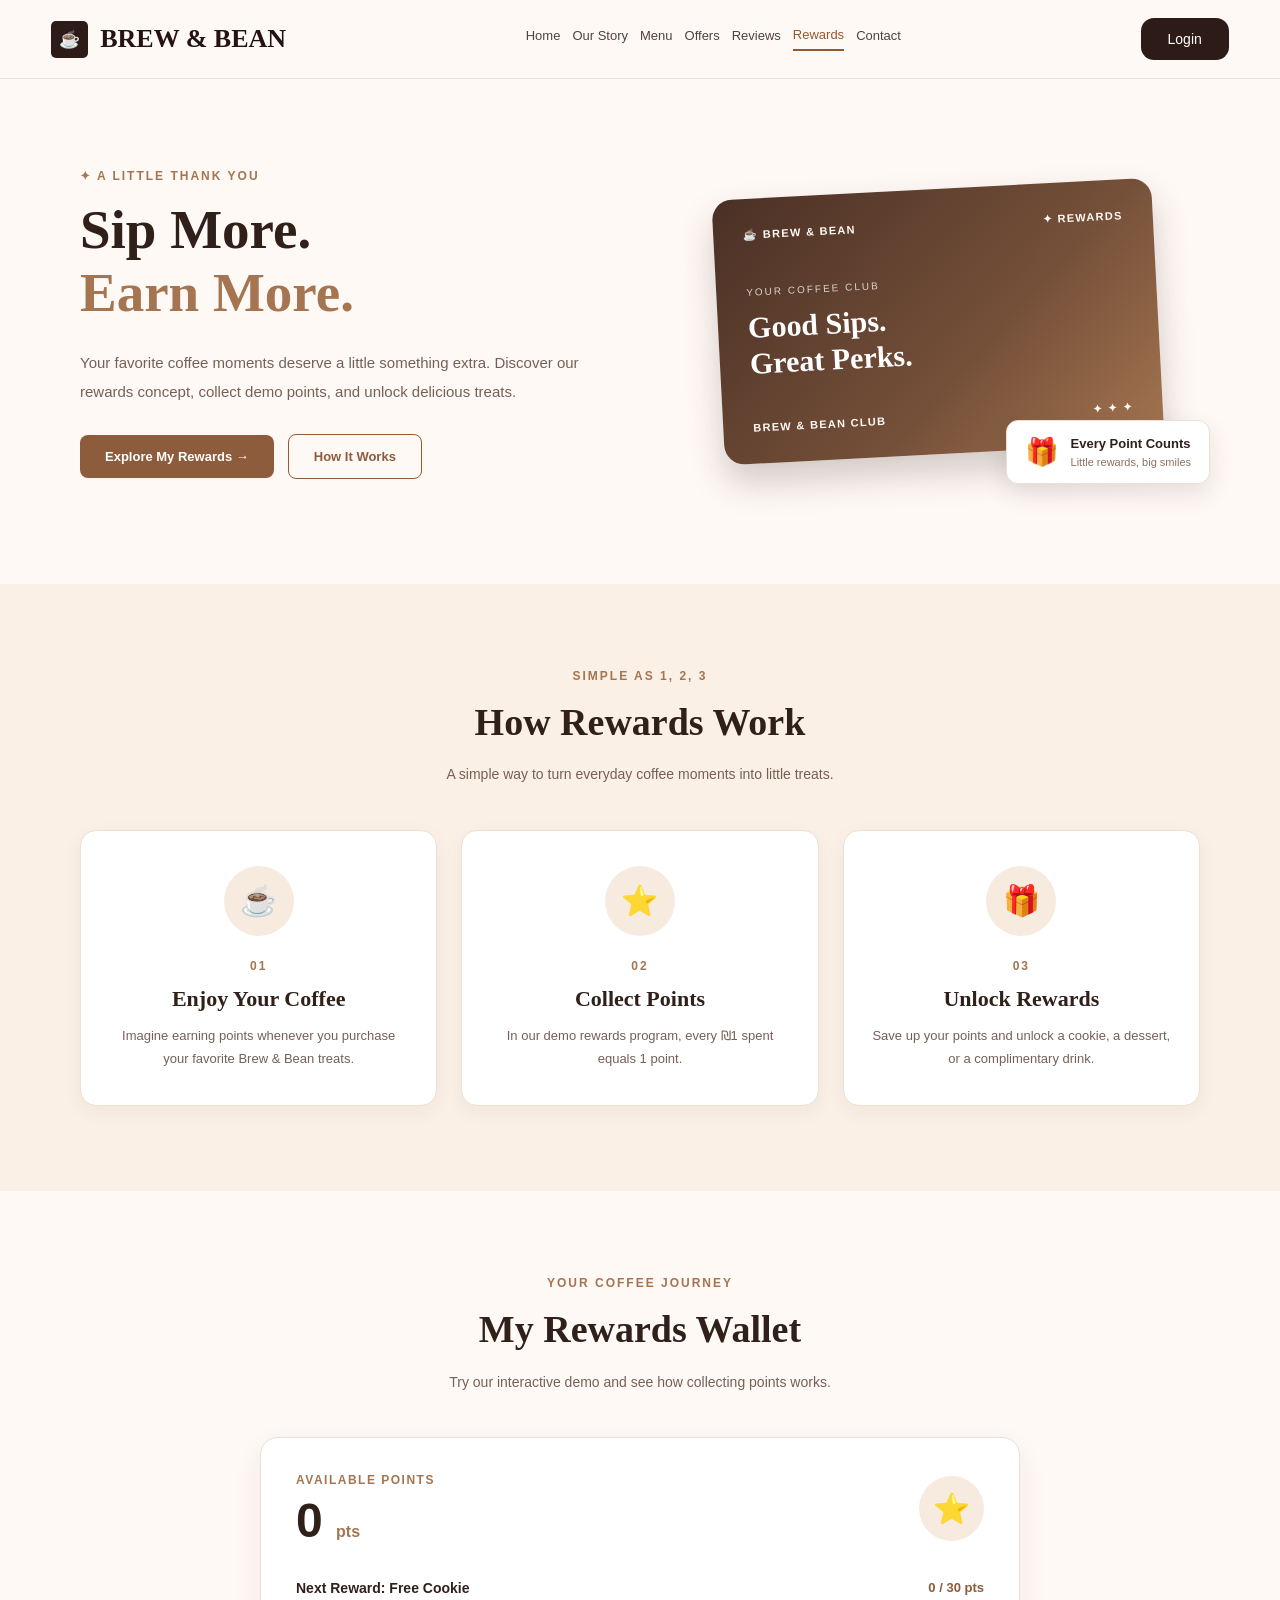
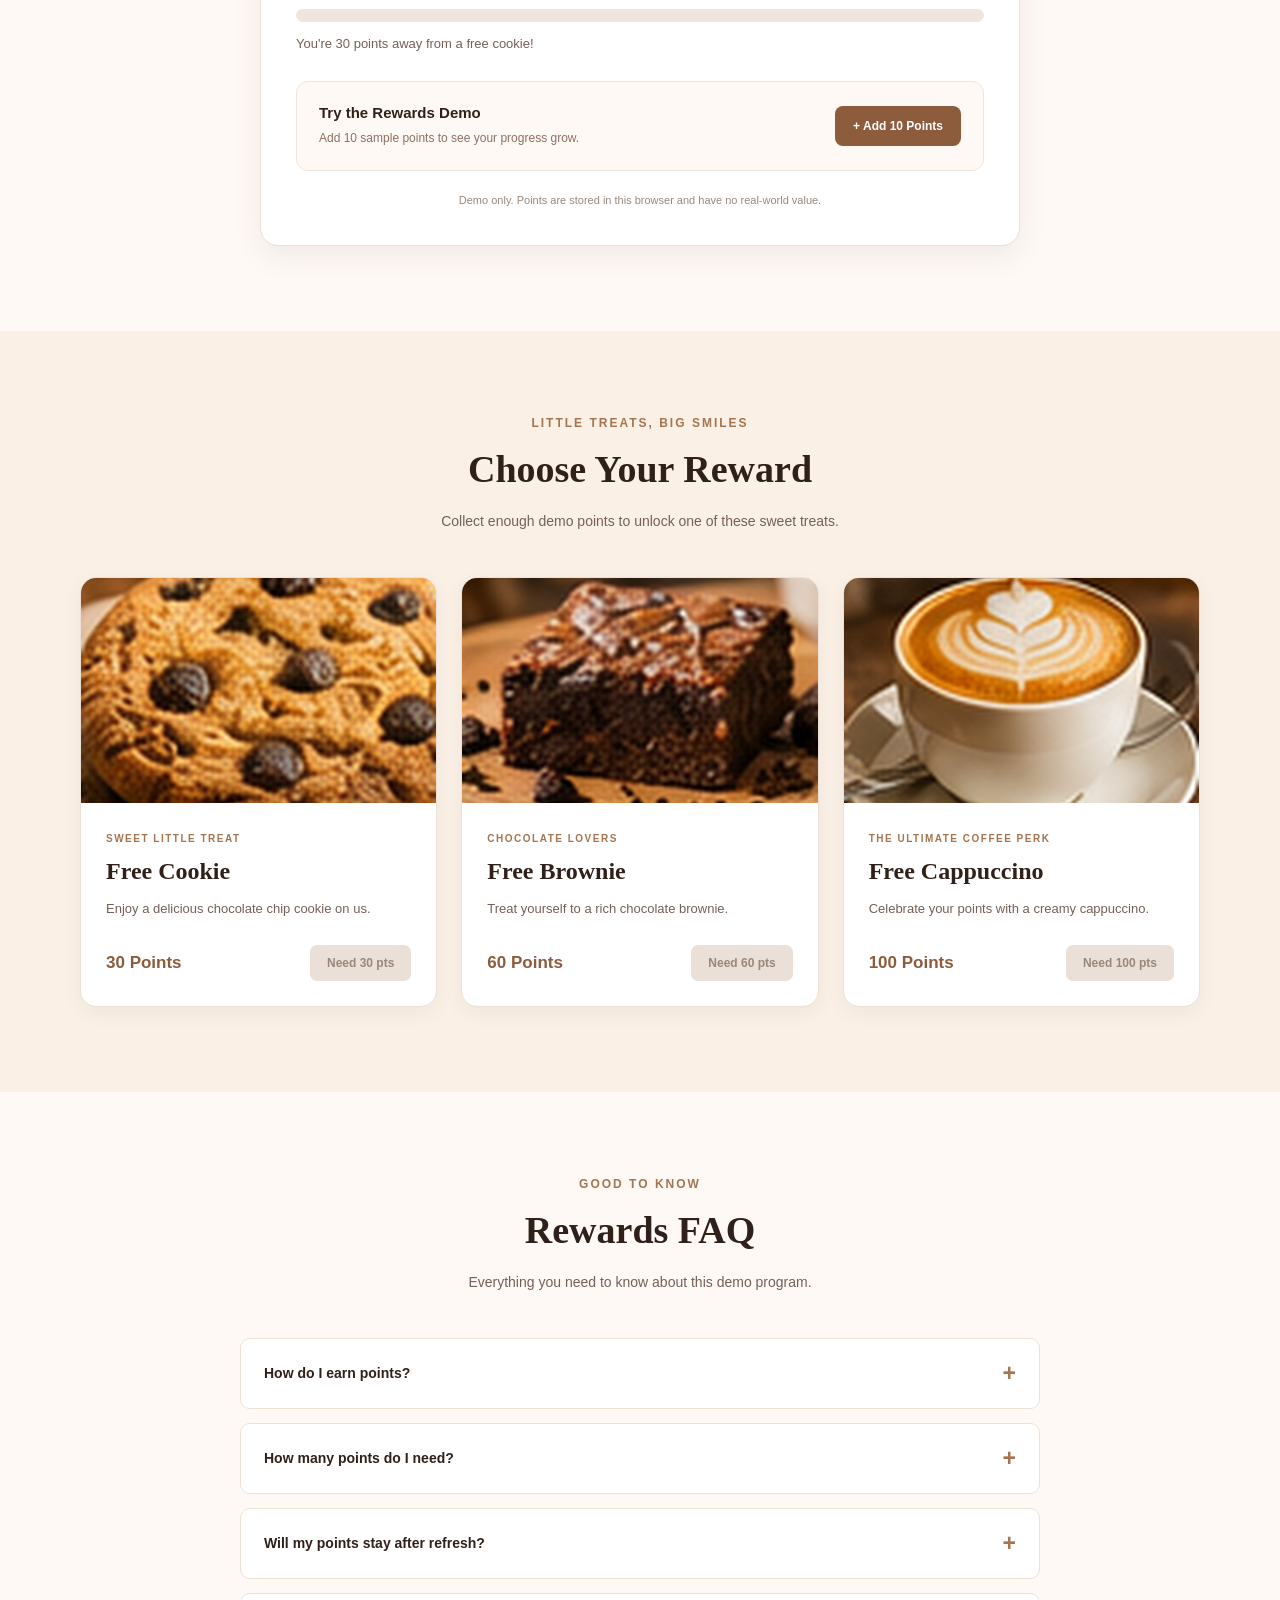
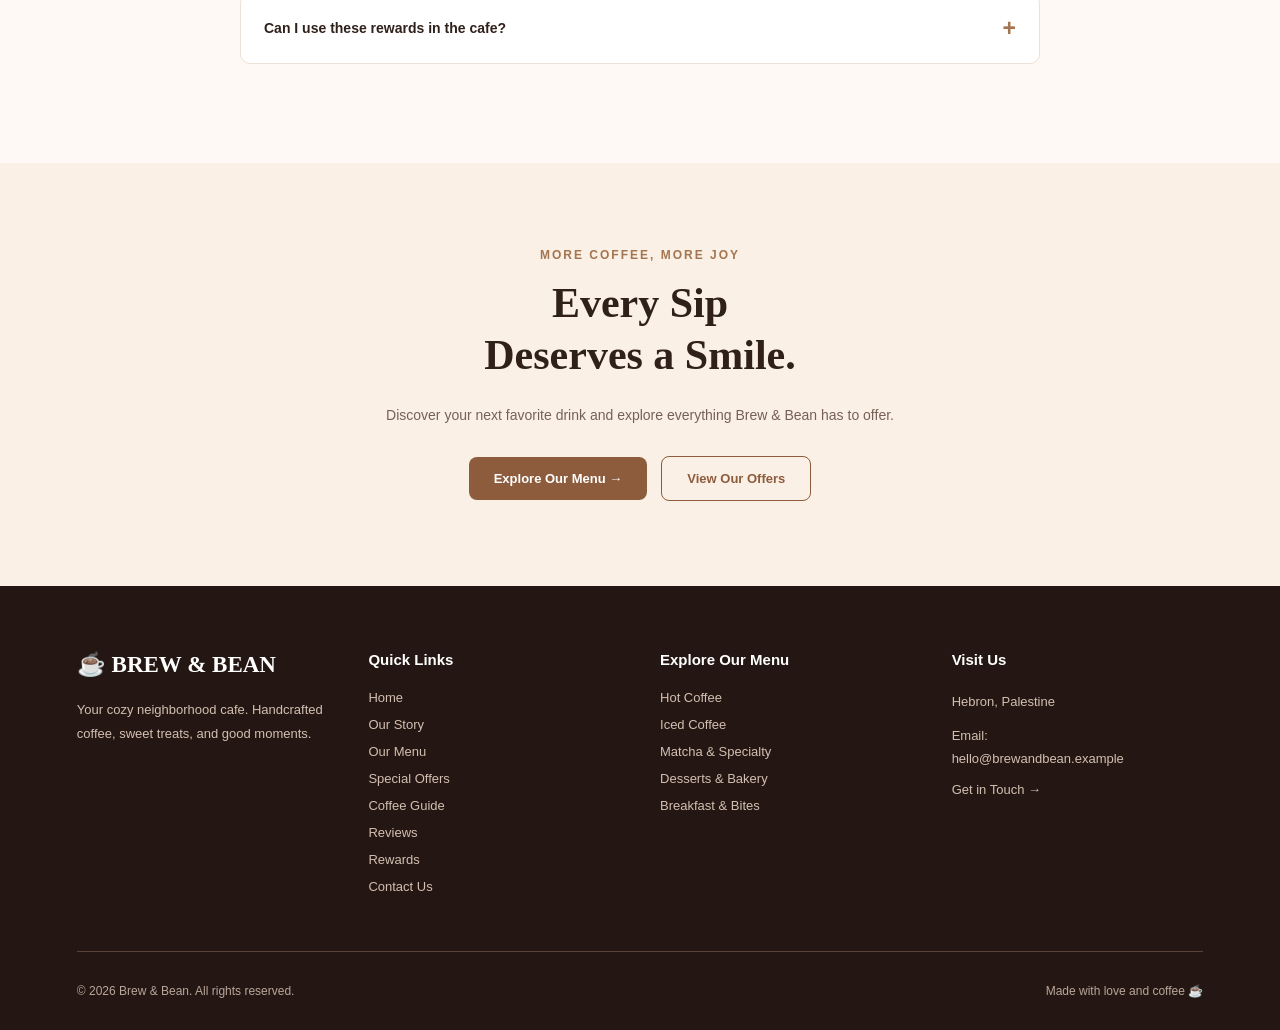
<file: rewards.html>
<!DOCTYPE html>
<html lang="en">

<head>
    <meta charset="UTF-8">

    <meta name="viewport"
          content="width=device-width, initial-scale=1.0">

    <meta name="description"
          content="Explore the Brew & Bean Rewards program. Collect points, unlock treats, and enjoy more coffee moments.">

    <title>Brew & Bean | Rewards</title>

    <link rel="stylesheet" href="css/style.css">
</head>

<body>

<!-- =====================================
     HEADER
===================================== -->

<header class="site-header">

    <nav class="navbar" aria-label="Main navigation">

        <a href="index.html" class="logo">
            <span class="logo-icon">☕</span>
            BREW & BEAN
        </a>

        <div class="nav-links">

            <a href="index.html">Home</a>
            <a href="about.html">Our Story</a>
            <a href="menu.html">Menu</a>
            <a href="offers.html">Offers</a>
            <a href="reviews.html">Reviews</a>

            <a href="rewards.html"
               class="active"
               aria-current="page">
                Rewards
            </a>

            <a href="contact.html">Contact</a>

        </div>

        <a href="login.html" class="visit-btn">
            Login
        </a>


    </nav>

</header>


<main>

    <!-- =====================================
         HERO
    ===================================== -->

    <section class="rewards-hero">

        <div class="rewards-hero-container">

            <div class="rewards-hero-text">

                <p class="rewards-eyebrow">
                    ✦ A LITTLE THANK YOU
                </p>

                <h1>
                    Sip More.<br>
                    <span>Earn More.</span>
                </h1>

                <p>
                    Your favorite coffee moments
                    deserve a little something extra.
                    Discover our rewards concept,
                    collect demo points, and unlock
                    delicious treats.
                </p>

                <div class="rewards-hero-buttons">

                    <a href="#my-rewards"
                       class="rewards-primary-btn">
                        Explore My Rewards →
                    </a>

                    <a href="#how-it-works"
                       class="rewards-outline-btn">
                        How It Works
                    </a>

                </div>

            </div>


            <div class="rewards-hero-visual">

                <div class="rewards-membership-card">

                    <div class="rewards-card-top">

                        <span>☕ BREW & BEAN</span>

                        <span>✦ REWARDS</span>

                    </div>

                    <div class="rewards-card-center">

                        <span>YOUR COFFEE CLUB</span>

                        <h2>Good Sips.<br>Great Perks.</h2>

                    </div>

                    <div class="rewards-card-bottom">

                        <span>BREW & BEAN CLUB</span>

                        <span>✦ ✦ ✦</span>

                    </div>

                </div>

                <div class="rewards-floating-note">
                    <span>🎁</span>
                    <div>
                        <strong>Every Point Counts</strong>
                        <small>Little rewards, big smiles</small>
                    </div>
                </div>

            </div>

        </div>

    </section>


    <!-- =====================================
         HOW IT WORKS
    ===================================== -->

    <section class="rewards-how" id="how-it-works">

        <div class="rewards-section-heading">

            <p class="rewards-eyebrow">
                SIMPLE AS 1, 2, 3
            </p>

            <h2>How Rewards Work</h2>

            <p>
                A simple way to turn everyday
                coffee moments into little treats.
            </p>

        </div>


        <div class="rewards-steps-grid">

            <article class="rewards-step-card">

                <div class="rewards-step-icon">☕</div>

                <span class="rewards-step-number">01</span>

                <h3>Enjoy Your Coffee</h3>

                <p>
                    Imagine earning points whenever
                    you purchase your favorite
                    Brew & Bean treats.
                </p>

            </article>


            <article class="rewards-step-card">

                <div class="rewards-step-icon">⭐</div>

                <span class="rewards-step-number">02</span>

                <h3>Collect Points</h3>

                <p>
                    In our demo rewards program,
                    every ₪1 spent equals 1 point.
                </p>

            </article>


            <article class="rewards-step-card">

                <div class="rewards-step-icon">🎁</div>

                <span class="rewards-step-number">03</span>

                <h3>Unlock Rewards</h3>

                <p>
                    Save up your points and unlock
                    a cookie, a dessert, or a
                    complimentary drink.
                </p>

            </article>

        </div>

    </section>


    <!-- =====================================
         POINTS DASHBOARD
    ===================================== -->

    <section class="rewards-dashboard" id="my-rewards">

        <div class="rewards-section-heading">

            <p class="rewards-eyebrow">
                YOUR COFFEE JOURNEY
            </p>

            <h2>My Rewards Wallet</h2>

            <p>
                Try our interactive demo and
                see how collecting points works.
            </p>

        </div>


        <div class="rewards-wallet">

            <div class="rewards-wallet-header">

                <div>

                    <p>AVAILABLE POINTS</p>

                    <h3>
                        <span id="pointsBalance">0</span>
                        <small>pts</small>
                    </h3>

                </div>

                <div class="rewards-wallet-icon">⭐</div>

            </div>


            <div class="rewards-progress-heading">

                <strong>Next Reward: Free Cookie</strong>

                <span>
                    <span id="progressPoints">0</span>
                    / 30 pts
                </span>

            </div>


            <div class="rewards-progress-track"
                 role="progressbar"
                 aria-label="Progress toward a free cookie"
                 aria-valuemin="0"
                 aria-valuemax="30"
                 aria-valuenow="0"
                 id="rewardsProgress">

                <div class="rewards-progress-fill"
                     id="progressFill"></div>

            </div>


            <p class="rewards-progress-message"
               id="progressMessage">
                You're 30 points away from a free cookie!
            </p>


            <div class="rewards-demo-panel">

                <div>

                    <h4>Try the Rewards Demo</h4>

                    <p>
                        Add 10 sample points to see
                        your progress grow.
                    </p>

                </div>

                <button type="button"
                        id="addPointsBtn"
                        class="rewards-add-btn">
                    + Add 10 Points
                </button>

            </div>

            <p class="rewards-demo-disclaimer">
                Demo only. Points are stored in this browser
                and have no real-world value.
            </p>

        </div>

    </section>


    <!-- =====================================
         REWARDS CATALOG
    ===================================== -->

    <section class="rewards-catalog" id="rewards-catalog">

        <div class="rewards-section-heading">

            <p class="rewards-eyebrow">
                LITTLE TREATS, BIG SMILES
            </p>

            <h2>Choose Your Reward</h2>

            <p>
                Collect enough demo points to
                unlock one of these sweet treats.
            </p>

        </div>


        <div class="rewards-catalog-grid">

            <!-- COOKIE -->

            <article class="rewards-reward-card">

                <div class="rewards-reward-image">

                    <img src="images/cookie.jpg"
                         alt="Chocolate chip cookie"
                         loading="lazy">

                </div>

                <div class="rewards-reward-info">

                    <span class="rewards-reward-label">
                        SWEET LITTLE TREAT
                    </span>

                    <h3>Free Cookie</h3>

                    <p>
                        Enjoy a delicious chocolate
                        chip cookie on us.
                    </p>

                    <div class="rewards-reward-bottom">

                        <strong>30 Points</strong>

                        <button type="button"
                                class="rewards-redeem-btn"
                                data-cost="30"
                                data-reward="Free Cookie">
                            Redeem
                        </button>

                    </div>

                </div>

            </article>


            <!-- BROWNIE -->

            <article class="rewards-reward-card">

                <div class="rewards-reward-image">

                    <img src="images/brownie.jpg"
                         alt="Chocolate brownie"
                         loading="lazy">

                </div>

                <div class="rewards-reward-info">

                    <span class="rewards-reward-label">
                        CHOCOLATE LOVERS
                    </span>

                    <h3>Free Brownie</h3>

                    <p>
                        Treat yourself to a rich
                        chocolate brownie.
                    </p>

                    <div class="rewards-reward-bottom">

                        <strong>60 Points</strong>

                        <button type="button"
                                class="rewards-redeem-btn"
                                data-cost="60"
                                data-reward="Free Brownie">
                            Redeem
                        </button>

                    </div>

                </div>

            </article>


            <!-- COFFEE -->

            <article class="rewards-reward-card">

                <div class="rewards-reward-image">

                    <img src="images/cappuccino.jpg"
                         alt="Cappuccino coffee"
                         loading="lazy">

                </div>

                <div class="rewards-reward-info">

                    <span class="rewards-reward-label">
                        THE ULTIMATE COFFEE PERK
                    </span>

                    <h3>Free Cappuccino</h3>

                    <p>
                        Celebrate your points with
                        a creamy cappuccino.
                    </p>

                    <div class="rewards-reward-bottom">

                        <strong>100 Points</strong>

                        <button type="button"
                                class="rewards-redeem-btn"
                                data-cost="100"
                                data-reward="Free Cappuccino">
                            Redeem
                        </button>

                    </div>

                </div>

            </article>

        </div>

        <p class="rewards-action-message"
           id="rewardsActionMessage"
           role="status"
           aria-live="polite"></p>

    </section>


    <!-- =====================================
         FAQ
    ===================================== -->

    <section class="rewards-faq">

        <div class="rewards-section-heading">

            <p class="rewards-eyebrow">
                GOOD TO KNOW
            </p>

            <h2>Rewards FAQ</h2>

            <p>
                Everything you need to know
                about this demo program.
            </p>

        </div>


        <div class="rewards-faq-list">

            <details class="rewards-faq-item">

                <summary>
                    How do I earn points?
                    <span>+</span>
                </summary>

                <p>
                    In this demo, click the
                    "Add 10 Points" button.
                    A real rewards program would
                    connect points to purchases.
                </p>

            </details>


            <details class="rewards-faq-item">

                <summary>
                    How many points do I need?
                    <span>+</span>
                </summary>

                <p>
                    You need 30 points for a cookie,
                    60 points for a brownie,
                    or 100 points for a cappuccino.
                </p>

            </details>


            <details class="rewards-faq-item">

                <summary>
                    Will my points stay after refresh?
                    <span>+</span>
                </summary>

                <p>
                    Yes, if your browser allows local
                    storage. Points are saved only
                    in the browser you're using.
                </p>

            </details>


            <details class="rewards-faq-item">

                <summary>
                    Can I use these rewards in the cafe?
                    <span>+</span>
                </summary>

                <p>
                    No. This is a front-end project
                    demonstration. Demo points
                    cannot be exchanged for
                    real products.
                </p>

            </details>

        </div>

    </section>


    <!-- =====================================
         FINAL CTA
    ===================================== -->

    <section class="rewards-final">

        <div class="rewards-final-content">

            <p class="rewards-eyebrow">
                MORE COFFEE, MORE JOY
            </p>

            <h2>
                Every Sip<br>
                Deserves a Smile.
            </h2>

            <p>
                Discover your next favorite drink
                and explore everything Brew & Bean
                has to offer.
            </p>

            <div class="rewards-final-buttons">

                <a href="menu.html"
                   class="rewards-primary-btn">
                    Explore Our Menu →
                </a>

                <a href="offers.html"
                   class="rewards-outline-btn">
                    View Our Offers
                </a>

            </div>

        </div>

    </section>

</main>


<!-- =====================================
     FOOTER
===================================== -->

<footer class="footer">

    <div class="footer-container">

        <div class="footer-column">

            <h2>☕ BREW & BEAN</h2>

            <p>
                Your cozy neighborhood cafe.
                Handcrafted coffee, sweet treats,
                and good moments.
            </p>

        </div>


        <div class="footer-column">

            <h3>Quick Links</h3>

            <a href="index.html">Home</a>
            <a href="about.html">Our Story</a>
            <a href="menu.html">Our Menu</a>
            <a href="offers.html">Special Offers</a>
            <a href="coffee-guide.html">Coffee Guide</a>
            <a href="reviews.html">Reviews</a>
            <a href="rewards.html">Rewards</a>
            <a href="contact.html">Contact Us</a>

        </div>


        <div class="footer-column">

            <h3>Explore Our Menu</h3>

            <a href="menu.html#hot">Hot Coffee</a>
            <a href="menu.html#iced">Iced Coffee</a>
            <a href="menu.html#matcha">Matcha & Specialty</a>
            <a href="menu.html#desserts">Desserts & Bakery</a>
            <a href="menu.html#bites">Breakfast & Bites</a>

        </div>


        <div class="footer-column">

            <h3>Visit Us</h3>

            <p>Hebron, Palestine</p>

            <p>
                Email:
                <a href="mailto:hello@brewandbean.example">
                    hello@brewandbean.example
                </a>
            </p>

            <a href="contact.html">
                Get in Touch →
            </a>

        </div>

    </div>


    <div class="footer-bottom">

        <p>
            © 2026 Brew & Bean.
            All rights reserved.
        </p>

        <p>Made with love and coffee ☕</p>

    </div>

</footer>

<script src="js/main.js" defer></script>
</body>
</html>
</file>
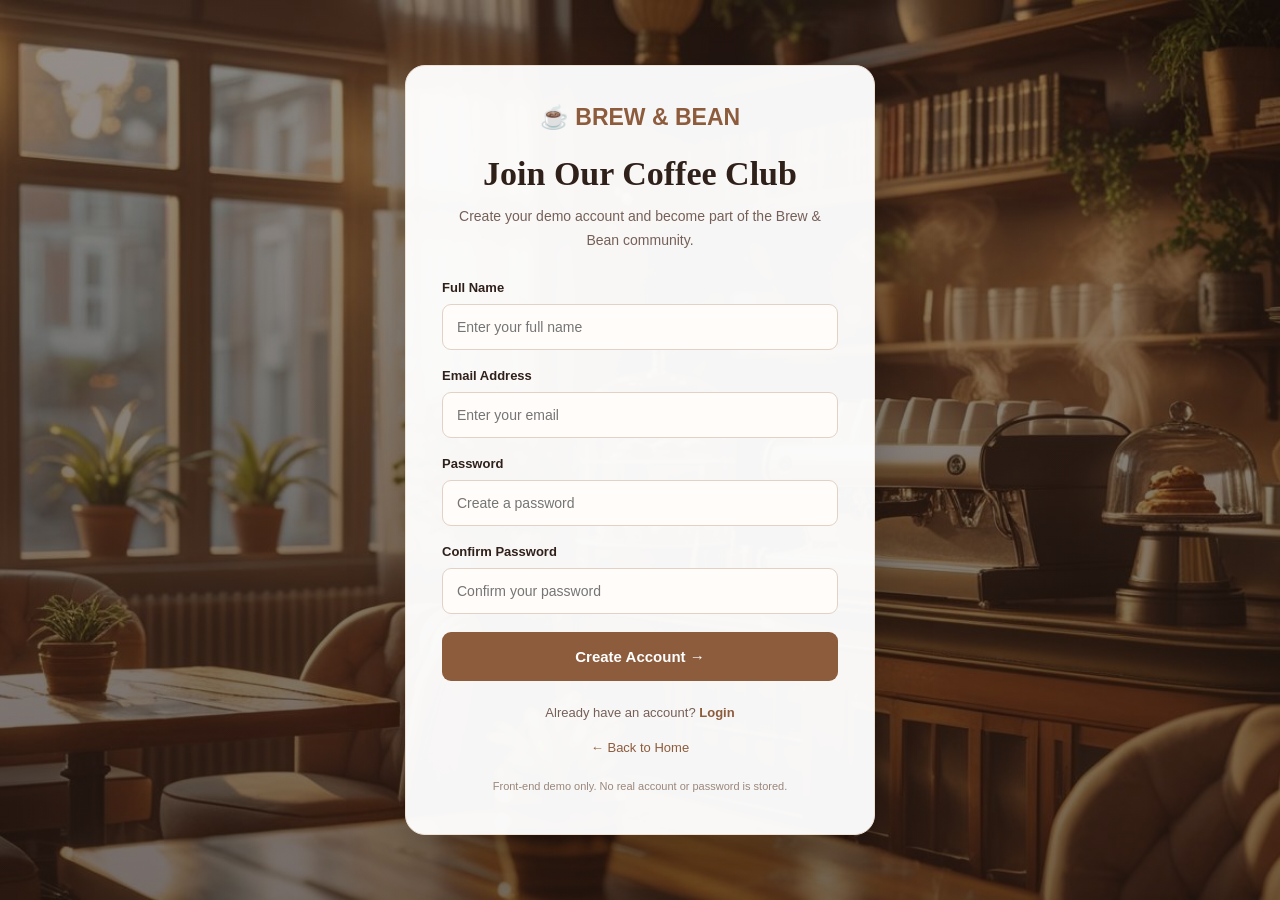
<file: signup.html>
<!DOCTYPE html>
<html lang="en">

<head>
    <meta charset="UTF-8">
    <meta name="viewport"
          content="width=device-width, initial-scale=1.0">

    <title>Brew & Bean | Sign Up</title>

    <link rel="stylesheet" href="css/style.css">

    <style>

        /* ==============================
           RESET
        ============================== */

        *,
        *::before,
        *::after {
            box-sizing: border-box;
        }

        html,
        body {
            margin: 0;
            padding: 0;
            min-height: 100%;
        }

        body {
            font-family: Arial, sans-serif;
        }

        /* ==============================
           FULL SCREEN BACKGROUND
        ============================== */

        .auth-page {
            width: 100%;
            min-height: 100vh;
            min-height: 100dvh;

            display: flex;
            align-items: center;
            justify-content: center;

            padding: 40px 20px;

            background-image:
                    linear-gradient(
                            rgba(35, 21, 14, 0.48),
                            rgba(35, 21, 14, 0.62)
                    ),
                    url("images/login-bg.jpg");

            background-size: cover;
            background-position: center;
            background-repeat: no-repeat;
        }

        /* ==============================
           SIGN UP CARD
        ============================== */

        .auth-card {
            width: 100%;
            max-width: 470px;

            padding: 38px 36px;

            background: rgba(255, 255, 255, 0.96);

            border: 1px solid #EDE0D5;
            border-radius: 20px;

            box-shadow:
                    0 20px 55px rgba(0, 0, 0, 0.25);
        }

        /* LOGO */

        .auth-logo {
            display: block;

            margin-bottom: 24px;

            color: #8D5C3C;

            font-size: 23px;
            font-weight: 800;
            text-align: center;
            text-decoration: none;
        }

        /* TITLE */

        .auth-card h1 {
            margin: 0 0 12px;

            color: #30201A;

            font-family: Georgia, serif;
            font-size: 34px;
            text-align: center;
        }

        .auth-subtitle {
            margin: 0 0 28px;

            color: #756057;

            font-size: 14px;
            line-height: 1.7;
            text-align: center;
        }

        /* ==============================
           FORM FIELDS
        ============================== */

        .auth-field {
            margin-bottom: 18px;
        }

        .auth-field label {
            display: block;

            margin-bottom: 9px;

            color: #30201A;

            font-size: 13px;
            font-weight: 700;
        }

        .auth-field input {
            display: block;
            width: 100%;

            padding: 14px;

            background: #FFFCFA;

            border: 1px solid #E1D2C5;
            border-radius: 9px;

            color: #30201A;

            font-family: Arial, sans-serif;
            font-size: 14px;

            outline: none;

            transition:
                    border-color 0.3s,
                    box-shadow 0.3s;
        }

        .auth-field input:focus {
            border-color: #8D5C3C;

            box-shadow:
                    0 0 0 3px rgba(141, 92, 60, 0.12);
        }

        /* ==============================
           CREATE ACCOUNT BUTTON
        ============================== */

        .auth-submit {
            display: block;
            width: 100%;

            padding: 16px;

            margin-top: 8px;

            background: #8D5C3C;

            color: #FFFFFF;

            border: none;
            border-radius: 9px;

            font-size: 15px;
            font-weight: 700;

            cursor: pointer;

            transition:
                    background 0.3s,
                    transform 0.3s;
        }

        .auth-submit:hover {
            background: #6D432C;
            transform: translateY(-2px);
        }

        /* ==============================
           FORM MESSAGES
        ============================== */

        .auth-message {
            margin: 15px 0 0;

            font-size: 13px;
            line-height: 1.7;
            text-align: center;
        }

        .auth-message.error {
            color: #B34343;
        }

        .auth-message.success {
            color: #3B7652;
        }

        /* ==============================
           BOTTOM LINKS
        ============================== */

        .auth-bottom {
            margin-top: 24px;

            color: #756057;

            font-size: 13px;
            text-align: center;
        }

        .auth-bottom a {
            color: #8D5C3C;

            font-weight: 700;
            text-decoration: none;
        }

        .auth-bottom a:hover,
        .auth-back:hover {
            text-decoration: underline;
        }

        .auth-back {
            display: block;

            margin-top: 20px;

            color: #8D5C3C;

            font-size: 13px;
            text-align: center;
            text-decoration: none;
        }

        .auth-demo-note {
            margin: 22px 0 0;

            color: #9A877B;

            font-size: 11px;
            line-height: 1.7;
            text-align: center;
        }

        /* ==============================
           MOBILE RESPONSIVE
        ============================== */

        @media (max-width: 600px) {

            .auth-page {
                padding: 25px 15px;
                background-position: center;
            }

            .auth-card {
                padding: 28px 22px;
                border-radius: 16px;
            }

            .auth-logo {
                font-size: 20px;
            }

            .auth-card h1 {
                font-size: 28px;
            }

            .auth-subtitle {
                font-size: 13px;
            }

            .auth-field input {
                padding: 13px;
            }

        }

    </style>

</head>

<body>

<main class="auth-page">

    <div class="auth-card">

        <!-- LOGO -->

        <a href="index.html" class="auth-logo">
            ☕ BREW & BEAN
        </a>

        <!-- TITLE -->

        <h1>Join Our Coffee Club</h1>

        <p class="auth-subtitle">
            Create your demo account and become
            part of the Brew & Bean community.
        </p>

        <!-- SIGN UP FORM -->

        <form id="signupForm">

            <!-- FULL NAME -->

            <div class="auth-field">

                <label for="signupName">
                    Full Name
                </label>

                <input
                        type="text"
                        id="signupName"
                        placeholder="Enter your full name"
                        autocomplete="name"
                        maxlength="60"
                        required
                >

            </div>

            <!-- EMAIL -->

            <div class="auth-field">

                <label for="signupEmail">
                    Email Address
                </label>

                <input
                        type="email"
                        id="signupEmail"
                        placeholder="Enter your email"
                        autocomplete="email"
                        required
                >

            </div>

            <!-- PASSWORD -->

            <div class="auth-field">

                <label for="signupPassword">
                    Password
                </label>

                <input
                        type="password"
                        id="signupPassword"
                        placeholder="Create a password"
                        autocomplete="new-password"
                        minlength="6"
                        required
                >

            </div>

            <!-- CONFIRM PASSWORD -->

            <div class="auth-field">

                <label for="confirmPassword">
                    Confirm Password
                </label>

                <input
                        type="password"
                        id="confirmPassword"
                        placeholder="Confirm your password"
                        autocomplete="new-password"
                        minlength="6"
                        required
                >

            </div>

            <!-- SUBMIT -->

            <button type="submit" class="auth-submit">
                Create Account →
            </button>

            <!-- MESSAGE -->

            <p
                    id="signupMessage"
                    class="auth-message"
                    role="status"
                    aria-live="polite">
            </p>

        </form>

        <!-- LOGIN LINK -->

        <p class="auth-bottom">
            Already have an account?
            <a href="login.html">Login</a>
        </p>

        <!-- BACK TO HOME -->

        <a href="index.html" class="auth-back">
            ← Back to Home
        </a>

        <!-- DEMO NOTE -->

        <p class="auth-demo-note">
            Front-end demo only.
            No real account or password is stored.
        </p>

    </div>

</main>


<script src="js/main.js" defer></script>
</body>
</html>
</file>
<file: css/style.css>
/* GENERAL STYLES */

* {
    box-sizing: border-box;
}

body {
    margin: 0;
    background-color: #FFF9F5;
    color: #2C1B17;
    font-family: Arial, sans-serif;
}

a {
    text-decoration: none;
}


/* NAVIGATION BAR */

.navbar {
    display: flex;
    justify-content: space-between;
    align-items: center;
    padding: 18px 4%;
    border-bottom: 1px solid #EDE3DC;
}

.logo {
    display: flex;
    align-items: center;
    gap: 12px;
    font-family: Georgia, serif;
    font-size: 26px;
    font-weight: bold;
    color: #24130F;
}

.logo-icon {
    background-color: #2C1B17;
    color: white;
    padding: 8px;
    border-radius: 5px;
    font-size: 17px;
}

.nav-links {
    display: flex;
    gap: 32px;
}

.nav-links a {
    color: #51423D;
    font-size: 14px;
    padding-bottom: 7px;
}

.nav-links a:hover,
.nav-links .active {
    color: #95592F;
    border-bottom: 2px solid #95592F;
}

.visit-btn {
    background-color: #2C1B17;
    color: white;
    padding: 13px 27px;
    border-radius: 13px;
    font-size: 14px;
}


/* HERO SECTION */

.hero {
    display: flex;
    align-items: center;
    gap: 35px;
    padding: 65px 4%;
    min-height: 620px;
}

.hero-content {
    flex: 1;
    min-width: 0;
}

.hero-label {
    display: inline-block;
    background-color: #F5EBE2;
    color: #92572F;
    border: 1px solid #E6D7CA;
    border-radius: 20px;
    padding: 8px 14px;
    font-size: 12px;
    font-weight: bold;
    letter-spacing: 0.5px;
}

.hero h1 {
    font-family: Georgia, serif;
    font-size: 62px;
    line-height: 1.1;
    margin: 30px 0 22px;
    letter-spacing: -2px;
}

.hero-description {
    color: #685A54;
    font-size: 17px;
    line-height: 1.7;
    max-width: 560px;
}

.hero-buttons {
    display: flex;
    gap: 15px;
    margin-top: 30px;
}

.primary-btn,
.secondary-btn {
    display: inline-block;
    padding: 15px 27px;
    border-radius: 4px;
    font-size: 14px;
}

.primary-btn {
    background-color: #2C1B17;
    color: white;
}

.secondary-btn {
    border: 1px solid #2C1B17;
    color: #2C1B17;
}


/* STATISTICS */

.stats {
    display: flex;
    margin-top: 30px;
    padding-top: 30px;
    border-top: 1px solid #EDE3DC;
}

.stat {
    flex: 1;
    padding-left: 15px;
    border-right: 1px solid #EDE3DC;
}

.stat:first-child {
    padding-left: 0;
}

.stat:last-child {
    border-right: none;
}

.stat h2 {
    font-family: Georgia, serif;
    font-size: 26px;
    margin: 0 0 5px;
}

.stat h2 span {
    color: #A46A3B;
}

.stat p {
    color: #51423D;
    font-size: 12px;
    margin: 0;
    letter-spacing: 0.4px;
}


/* HERO IMAGE */

.hero-image-wrapper {
    flex: 1;
    min-width: 0;
    background-color: #F2EBE4;
    padding: 22px;
    border-radius: 14px;
    transform: rotate(-1deg);
}

.image-frame {
    position: relative;
    background-color: white;
    padding: 12px;
    border-radius: 12px;
    box-shadow: 0 8px 20px #00000018;
    transform: rotate(1deg);
}

.image-frame img {
    display: block;
    width: 100%;
    height: 460px;
    object-fit: cover;
    border-radius: 8px;
}


/* COFFEE BADGE */

.coffee-badge {
    position: absolute;
    bottom: 28px;
    left: 24px;
    display: flex;
    align-items: center;
    gap: 12px;
    background-color: #FFF9F5;
    padding: 14px 16px;
    border-radius: 8px;
    box-shadow: 0 4px 12px #00000020;
}

.badge-icon {
    background-color: #EADDD2;
    color: #8C562F;
    padding: 12px;
    border-radius: 8px;
}

.coffee-badge h3 {
    font-size: 14px;
    margin: 0 0 5px;
}

.coffee-badge p {
    font-size: 12px;
    color: #786A63;
    margin: 0;
}


/* CUSTOMER FAVORITES */

.favorites {
    background-color: #FBF0E5;
    padding: 75px 5%;
}

.section-heading {
    text-align: center;
    margin-bottom: 40px;
}

.section-label {
    color: #A47550;
    font-size: 12px;
    letter-spacing: 2px;
    font-weight: bold;
}

.section-heading h2 {
    font-family: Georgia, serif;
    font-size: 40px;
    color: #30201A;
    margin: 12px 0;
}

.section-heading > p:last-child {
    color: #756057;
    font-size: 14px;
}

.drinks-container {
    display: flex;
    gap: 25px;
    max-width: 1200px;
    margin: auto;
}

.drink-card {
    flex: 1;
    min-width: 0;
    background-color: white;
    border-radius: 8px;
    overflow: hidden;
    box-shadow: 0 5px 18px #00000012;
}

.drink-card img {
    display: block;
    width: 100%;
    height: 230px;
    object-fit: cover;
}

.drink-info {
    padding: 20px;
}

.drink-info h3 {
    font-family: Georgia, serif;
    font-size: 21px;
    margin: 0 0 10px;
}

.drink-info > p {
    color: #756057;
    font-size: 13px;
    line-height: 1.7;
    min-height: 65px;
}

.drink-price {
    display: flex;
    justify-content: space-between;
    gap: 10px;
    color: #8D6A50;
    font-size: 13px;
    margin: 20px 0;
}

.order-btn {
    display: block;
    text-align: center;
    padding: 12px;
    background-color: #30201A;
    color: white;
    border-radius: 4px;
    font-size: 13px;
}

.order-btn:hover {
    background-color: #8D5C3C;
}


/* RESPONSIVE DESIGN */

@media screen and (max-width: 900px) {

    .navbar {
        flex-wrap: wrap;
        gap: 20px;
    }

    .nav-links {
        order: 3;
        width: 100%;
        justify-content: center;
        flex-wrap: wrap;
    }

    .hero {
        flex-direction: column;
        padding: 45px 6%;
    }

    .hero-content,
    .hero-image-wrapper {
        width: 100%;
    }

    .hero h1 {
        font-size: 45px;
    }

    .image-frame img {
        height: 380px;
    }
}

@media screen and (max-width: 768px) {

    .drinks-container {
        flex-direction: column;
    }

    .section-heading h2 {
        font-size: 30px;
    }

    .drink-info > p {
        min-height: 0;
    }
}

@media screen and (max-width: 480px) {

    .logo {
        font-size: 20px;
    }

    .visit-btn {
        padding: 10px 15px;
    }

    .hero h1 {
        font-size: 38px;
    }

    .hero-description {
        font-size: 15px;
    }

    .hero-buttons {
        flex-wrap: wrap;
    }

    .stats {
        gap: 8px;
    }

    .stat h2 {
        font-size: 20px;
    }

    .stat p {
        font-size: 10px;
    }

    .image-frame img {
        height: 300px;
    }
}

/* ABOUT SECTION */

.about-section {
    display: flex;
    align-items: center;
    gap: 70px;
    padding: 90px 6%;
    background-color: #FFF9F5;
}

.about-image {
    position: relative;
    flex: 1;
    min-width: 0;
}

.about-image img {
    display: block;
    width: 100%;
    height: 480px;
    object-fit: cover;
    border-radius: 10px;
}

.experience-badge {
    position: absolute;
    bottom: -15px;
    right: -15px;
    background-color: #30201A;
    color: white;
    padding: 18px 24px;
    border-radius: 7px;
    text-align: center;
}

.experience-badge h3 {
    font-family: Georgia, serif;
    font-size: 22px;
    margin: 0 0 5px;
}

.experience-badge p {
    font-size: 11px;
    margin: 0;
}

.about-content {
    flex: 1;
    min-width: 0;
}

.about-content h2 {
    font-family: Georgia, serif;
    font-size: 42px;
    line-height: 1.2;
    margin: 12px 0 20px;
}

.about-description {
    color: #756057;
    font-size: 15px;
    line-height: 1.8;
    margin-bottom: 28px;
}

.about-feature {
    display: flex;
    align-items: flex-start;
    gap: 15px;
    margin-bottom: 22px;
}

.feature-icon {
    background-color: #F3E6DA;
    color: #8D5C3C;
    padding: 12px;
    border-radius: 7px;
    font-size: 19px;
}

.about-feature h3 {
    font-size: 15px;
    margin: 0 0 6px;
}

.about-feature p {
    color: #756057;
    font-size: 13px;
    line-height: 1.6;
    margin: 0;
}

.about-content .primary-btn {
    margin-top: 15px;
}

/* ABOUT SECTION - MOBILE */

@media screen and (max-width: 768px) {

    .about-section {
        flex-direction: column;
        gap: 45px;
        padding: 65px 6%;
    }

    .about-image,
    .about-content {
        width: 100%;
    }

    .about-image img {
        height: 340px;
    }

    .about-content h2 {
        font-size: 32px;
    }

    .experience-badge {
        right: 10px;
        bottom: -15px;
    }
}

/* ========== SPECIAL OFFER ========== */

.offer-section {
    background-color: #FFF9F5;
    padding: 30px 6% 90px;
}

.offer-content {
    background-color: #30201A;
    color: white;
    text-align: center;
    border-radius: 12px;
    padding: 65px 25px;
    max-width: 1200px;
    margin: auto;
    box-shadow: 0 10px 25px #00000018;
}

.offer-label {
    color: #D8B18D;
    font-size: 12px;
    letter-spacing: 2px;
    font-weight: bold;
}

.offer-content h2 {
    font-family: Georgia, serif;
    font-size: 46px;
    margin: 15px 0;
}

.offer-description {
    color: #E7D8CC;
    font-size: 15px;
    line-height: 1.8;
    max-width: 550px;
    margin: 0 auto 28px;
}

.offer-buttons {
    display: flex;
    justify-content: center;
    align-items: center;
    gap: 15px;
    flex-wrap: wrap;
}

.offer-code {
    border: 1px solid #BDA89B;
    color: white;
    padding: 13px 20px;
    border-radius: 5px;
    font-size: 13px;
}

.offer-btn {
    display: inline-block;
    background-color: #B98455;
    color: white;
    padding: 14px 24px;
    border-radius: 5px;
    font-size: 13px;
}

.offer-btn:hover {
    background-color: #D09A6A;
}


/* ========== FOOTER ========== */

.footer {
    background-color: #241713;
    color: white;
    padding: 65px 6% 20px;
}

.footer-container {
    display: flex;
    justify-content: space-between;
    gap: 40px;
    max-width: 1200px;
    margin: auto;
}

.footer-column {
    flex: 1;
    min-width: 0;
}

.footer-column h2 {
    font-family: Georgia, serif;
    font-size: 23px;
    margin: 0 0 20px;
}

.footer-column h3 {
    font-size: 15px;
    margin: 0 0 22px;
}

.footer-column p {
    color: #D3BFB1;
    font-size: 13px;
    line-height: 1.8;
    margin: 0 0 10px;
}

.footer-column a {
    display: block;
    color: #D3BFB1;
    font-size: 13px;
    margin-bottom: 12px;
}

.footer-column a:hover {
    color: #D8B18D;
}

.footer-bottom {
    display: flex;
    justify-content: space-between;
    gap: 15px;
    border-top: 1px solid #5C4338;
    max-width: 1200px;
    margin: 45px auto 0;
    padding-top: 20px;
}

.footer-bottom p {
    color: #B9A69A;
    font-size: 12px;
}


/* ========== RESPONSIVE ========== */

@media screen and (max-width: 768px) {

    .offer-content {
        padding: 45px 20px;
    }

    .offer-content h2 {
        font-size: 32px;
    }

    .footer-container {
        flex-wrap: wrap;
    }

    .footer-column {
        flex: 1 1 40%;
    }

    .footer-bottom {
        flex-direction: column;
        text-align: center;
    }
}

@media screen and (max-width: 480px) {

    .footer-container {
        flex-direction: column;
        gap: 25px;
    }

    .footer-column {
        width: 100%;
    }

    .offer-content h2 {
        font-size: 28px;
    }
}

/* =====================================
   BREW & BEAN - MENU PAGE
   CLEAN & COMPACT DESIGN
===================================== */

/* MENU INTRO */

.menu-intro {
    background-color: #FFF9F5;
    text-align: center;
    padding: 65px 6% 45px;
}

.menu-intro .section-label {
    color: #A47550;
    font-size: 12px;
    letter-spacing: 2px;
    font-weight: 600;
}

.menu-intro h1 {
    font-family: Georgia, serif;
    font-size: 46px;
    color: #30201A;
    margin: 12px 0 15px;
}

.menu-intro > p:not(.section-label) {
    color: #756057;
    font-size: 14px;
    line-height: 1.7;
    max-width: 550px;
    margin: 0 auto;
}

/* CATEGORY BUTTONS */

.menu-categories {
    display: flex;
    justify-content: center;
    flex-wrap: wrap;
    gap: 10px;
    max-width: 1000px;
    margin: 30px auto 0;
}

.menu-categories a {
    display: inline-block;
    padding: 10px 17px;
    background-color: #F3E7DB;
    color: #30201A;
    border: 1px solid #E9D9CB;
    border-radius: 30px;
    font-size: 12px;
    font-weight: 500;
    text-decoration: none;
    transition: all 0.3s ease;
}

.menu-categories a:hover {
    background-color: #30201A;
    color: #FFFFFF;
    border-color: #30201A;
}

/* MENU SECTIONS */

.menu-section {
    padding: 55px 6%;
    background-color: #FFF9F5;
    scroll-margin-top: 85px;
}

.menu-section.alternate-bg {
    background-color: #FBF0E5;
}

.menu-section-heading {
    max-width: 1200px;
    margin: 0 auto 25px;
}

.menu-section-heading .section-label {
    font-size: 11px;
    letter-spacing: 1.5px;
    color: #A47550;
}

.menu-section-heading h2 {
    font-family: Georgia, serif;
    font-size: 30px;
    color: #30201A;
    margin: 8px 0;
}

.menu-section-heading > p:last-child {
    color: #756057;
    font-size: 13px;
    margin: 0;
}

/* MENU GRID - FOUR CARDS */

.menu-grid {
    display: grid;
    grid-template-columns: repeat(4, minmax(0, 1fr));
    gap: 18px;
    max-width: 1200px;
    margin: 0 auto;
}

/* MENU CARD */

.menu-card {
    display: flex;
    flex-direction: column;
    min-width: 0;
    background-color: #FFFFFF;
    border: 1px solid #EEE2D8;
    border-radius: 12px;
    overflow: hidden;
    box-shadow: 0 4px 12px rgba(48, 32, 26, 0.06);
    transition: transform 0.3s ease,
    box-shadow 0.3s ease;
}

.menu-card:hover {
    transform: translateY(-4px);
    box-shadow: 0 9px 20px rgba(48, 32, 26, 0.12);
}

/* IMAGE SIZE - MOST IMPORTANT */

.menu-card img {
    display: block;
    width: 100%;
    height: 175px;
    object-fit: cover;
    object-position: center;
    flex-shrink: 0;
}

/* CARD INFORMATION */

.menu-card-info {
    display: flex;
    flex-direction: column;
    flex: 1;
    padding: 15px;
}

.menu-card-info h3 {
    font-family: Georgia, serif;
    font-size: 17px;
    line-height: 1.3;
    color: #30201A;
    margin: 0 0 8px;
}

.menu-card-info p {
    color: #756057;
    font-size: 12px;
    line-height: 1.6;
    margin: 0 0 14px;
}

/* PRICE */

.menu-price {
    display: block;
    margin-top: auto;
    padding-top: 10px;
    border-top: 1px solid #F0E5DC;
    color: #9A6C49;
    font-size: 18px;
    font-weight: 700;
}

/* RESPONSIVE DESIGN */

/* TABLET */
@media screen and (max-width: 1000px) {

    .menu-grid {
        grid-template-columns: repeat(3, minmax(0, 1fr));
    }

    .menu-card img {
        height: 170px;
    }
}

/* SMALL TABLET */
@media screen and (max-width: 768px) {

    .menu-grid {
        grid-template-columns: repeat(2, minmax(0, 1fr));
        gap: 15px;
    }

    .menu-intro h1 {
        font-size: 36px;
    }

    .menu-section-heading h2 {
        font-size: 27px;
    }

    .menu-card img {
        height: 160px;
    }
}

/* MOBILE */
@media screen and (max-width: 480px) {

    .menu-intro {
        padding: 45px 5% 35px;
    }

    .menu-intro h1 {
        font-size: 31px;
    }

    .menu-section {
        padding: 40px 4%;
    }

    .menu-grid {
        grid-template-columns: repeat(2, minmax(0, 1fr));
        gap: 10px;
    }

    .menu-card img {
        height: 125px;
    }

    .menu-card-info {
        padding: 11px;
    }

    .menu-card-info h3 {
        font-size: 14px;
    }

    .menu-card-info p {
        font-size: 11px;
        line-height: 1.5;
    }

    .menu-price {
        font-size: 16px;
    }

    .menu-categories {
        gap: 8px;
    }

    .menu-categories a {
        padding: 9px 12px;
        font-size: 11px;
    }
}

/* ==========================================
   BREW & BEAN - ABOUT PAGE
========================================== */

/* GENERAL */

.about-hero,
.about-beginning,
.about-values,
.about-final,
.about-hero *,
.about-beginning *,
.about-values *,
.about-final * {
    box-sizing: border-box;
}

.about-eyebrow {
    color: #A47550;
    font-size: 12px;
    font-weight: 700;
    letter-spacing: 2px;
    text-transform: uppercase;
    margin: 0 0 16px;
}

/* ==========================================
   1. ABOUT HERO
========================================== */

.about-hero {
    background-color: #FFF9F5;
    padding: 75px 6% 85px;
}

.about-hero-container {
    display: grid;
    grid-template-columns: 1.1fr 0.9fr;
    align-items: center;
    gap: 65px;
    max-width: 1120px;
    margin: 0 auto;
}

.about-hero-text {
    max-width: 550px;
}

.about-hero-text h1 {
    font-family: Georgia, "Times New Roman", serif;
    color: #30201A;
    font-size: 52px;
    line-height: 1.15;
    margin: 0 0 24px;
}

.about-hero-text h1 span {
    color: #A47550;
}

.about-hero-description {
    color: #756057;
    font-size: 15px;
    line-height: 1.9;
    max-width: 500px;
    margin: 0 0 28px;
}

/* BUTTONS */

.about-hero-buttons {
    display: flex;
    align-items: center;
    flex-wrap: wrap;
    gap: 14px;
}

.about-hero-buttons a {
    text-decoration: none;
}

/* SMALL NOTE */

.about-hero-note {
    display: flex;
    align-items: center;
    gap: 12px;
    margin-top: 35px;
    padding-top: 22px;
    border-top: 1px solid #E8DACE;
    max-width: 380px;
}

.about-hero-note span {
    font-size: 24px;
}

.about-hero-note p {
    color: #8C7160;
    font-size: 13px;
    line-height: 1.6;
    margin: 0;
}

/* IMAGE */

.about-hero-image {
    position: relative;
    width: 100%;
    max-width: 390px;
    margin: 0 auto;
}

.about-hero-image img {
    display: block;
    width: 100%;
    height: 390px;
    object-fit: cover;
    border-radius: 20px;
    box-shadow: 0 15px 35px rgba(48, 32, 26, 0.1);
}

/* FLOATING TAG */

.about-image-tag {
    position: absolute;
    left: -28px;
    bottom: 25px;
    display: flex;
    align-items: center;
    gap: 12px;
    background-color: #FFFFFF;
    border: 1px solid #F0E5DC;
    border-radius: 12px;
    padding: 14px 18px;
    box-shadow: 0 10px 25px rgba(48, 32, 26, 0.12);
}

.about-image-tag > span {
    color: #A47550;
    font-size: 27px;
}

.about-image-tag strong,
.about-image-tag small {
    display: block;
}

.about-image-tag strong {
    color: #30201A;
    font-size: 13px;
    margin-bottom: 5px;
}

.about-image-tag small {
    color: #8C7160;
    font-size: 11px;
}

/* ==========================================
   2. OUR BEGINNING
========================================== */

.about-beginning {
    background-color: #FBF0E5;
    padding: 85px 6%;
    scroll-margin-top: 90px;
}

.about-beginning-container {
    display: grid;
    grid-template-columns: 0.9fr 1.1fr;
    align-items: center;
    gap: 75px;
    max-width: 1120px;
    margin: 0 auto;
}

.about-beginning-image {
    max-width: 420px;
    width: 100%;
}

.about-beginning-image img {
    display: block;
    width: 100%;
    height: 400px;
    object-fit: cover;
    border-radius: 18px;
    box-shadow: 0 12px 30px rgba(48, 32, 26, 0.08);
}

.about-beginning-text h2 {
    font-family: Georgia, "Times New Roman", serif;
    color: #30201A;
    font-size: 38px;
    line-height: 1.3;
    margin: 0 0 22px;
}

.about-beginning-text > p:not(.about-eyebrow) {
    color: #756057;
    font-size: 14px;
    line-height: 1.9;
    margin: 0 0 18px;
}

.about-text-link {
    display: inline-block;
    color: #8D5C3C;
    font-size: 14px;
    font-weight: 700;
    text-decoration: none;
    border-bottom: 1px solid currentColor;
    padding-bottom: 5px;
    margin-top: 8px;
}

.about-text-link:hover {
    color: #30201A;
}

/* ==========================================
   3. OUR VALUES
========================================== */

.about-values {
    background-color: #FFF9F5;
    padding: 85px 6%;
}

.about-section-title {
    max-width: 650px;
    margin: 0 auto 40px;
    text-align: center;
}

.about-section-title h2 {
    font-family: Georgia, "Times New Roman", serif;
    color: #30201A;
    font-size: 38px;
    line-height: 1.3;
    margin: 0 0 16px;
}

.about-section-title > p:last-child {
    color: #756057;
    font-size: 14px;
    line-height: 1.8;
    margin: 0;
}

.about-values-grid {
    display: grid;
    grid-template-columns: repeat(3, minmax(0, 1fr));
    gap: 22px;
    max-width: 1120px;
    margin: 0 auto;
}

.about-value-card {
    background-color: #FFFFFF;
    border: 1px solid #EDE0D5;
    border-radius: 16px;
    padding: 32px 27px;
    text-align: center;
    box-shadow: 0 6px 20px rgba(48, 32, 26, 0.04);
    transition: transform 0.3s, box-shadow 0.3s;
}

.about-value-card:hover {
    transform: translateY(-5px);
    box-shadow: 0 12px 28px rgba(48, 32, 26, 0.1);
}

.about-value-icon {
    display: flex;
    align-items: center;
    justify-content: center;
    width: 65px;
    height: 65px;
    margin: 0 auto 20px;
    background-color: #F7EBDF;
    color: #8D5C3C;
    border-radius: 50%;
    font-size: 29px;
}

.about-value-card h3 {
    font-family: Georgia, "Times New Roman", serif;
    color: #30201A;
    font-size: 22px;
    margin: 0 0 14px;
}

.about-value-card p {
    color: #756057;
    font-size: 13px;
    line-height: 1.8;
    margin: 0;
}

/* ==========================================
   4. FINAL CTA
========================================== */

.about-final {
    background-color: #FBF0E5;
    padding: 80px 6%;
    text-align: center;
}

.about-final-content {
    max-width: 700px;
    margin: 0 auto;
}

.about-final h2 {
    font-family: Georgia, "Times New Roman", serif;
    color: #30201A;
    font-size: 38px;
    line-height: 1.3;
    margin: 0 0 20px;
}

.about-final-content > p:not(.about-eyebrow) {
    color: #756057;
    font-size: 14px;
    line-height: 1.8;
    max-width: 560px;
    margin: 0 auto 28px;
}

.about-final-buttons {
    display: flex;
    align-items: center;
    justify-content: center;
    flex-wrap: wrap;
    gap: 14px;
}

.about-final-buttons a {
    text-decoration: none;
}

/* ==========================================
   5. TABLET
========================================== */

@media screen and (max-width: 900px) {

    .about-hero-container,
    .about-beginning-container {
        gap: 35px;
    }

    .about-hero-text h1 {
        font-size: 43px;
    }

    .about-hero-image {
        max-width: 330px;
    }

    .about-hero-image img {
        height: 340px;
    }

    .about-beginning-image img {
        height: 350px;
    }

    .about-beginning-text h2 {
        font-size: 32px;
    }

    .about-values-grid {
        gap: 15px;
    }

    .about-value-card {
        padding: 27px 18px;
    }
}

/* ==========================================
   6. MOBILE
========================================== */

@media screen and (max-width: 650px) {

    .about-hero {
        padding: 55px 6% 65px;
    }

    .about-hero-container,
    .about-beginning-container {
        grid-template-columns: 1fr;
        gap: 38px;
    }

    .about-hero-text h1 {
        font-size: 39px;
    }

    .about-hero-description {
        font-size: 14px;
    }

    .about-hero-image {
        max-width: 340px;
    }

    .about-hero-image img {
        height: 310px;
    }

    .about-image-tag {
        left: 10px;
        bottom: 12px;
        padding: 11px 13px;
    }

    .about-beginning {
        padding: 65px 6%;
    }

    .about-beginning-image {
        max-width: 420px;
        margin: 0 auto;
    }

    .about-beginning-image img {
        height: 300px;
    }

    .about-beginning-text h2 {
        font-size: 30px;
    }

    .about-values {
        padding: 65px 6%;
    }

    .about-section-title h2 {
        font-size: 30px;
    }

    .about-values-grid {
        grid-template-columns: 1fr;
        max-width: 420px;
        gap: 18px;
    }

    .about-final {
        padding: 65px 6%;
    }

    .about-final h2 {
        font-size: 30px;
    }
}


/* ==========================================
   BREW & BEAN - CONTACT PAGE
========================================== */

/* GENERAL */

.contact-hero,
.contact-main,
.contact-bottom,
.contact-hero *,
.contact-main *,
.contact-bottom * {
    box-sizing: border-box;
}

.contact-eyebrow {
    color: #A47550;
    font-size: 12px;
    font-weight: 700;
    letter-spacing: 2px;
    text-transform: uppercase;
    margin: 0 0 15px;
}

/* ==========================================
   1. CONTACT HERO
========================================== */

.contact-hero {
    background-color: #FFF9F5;
    padding: 75px 6% 55px;
    text-align: center;
}

.contact-hero-content {
    max-width: 650px;
    margin: 0 auto;
}

.contact-hero h1 {
    font-family: Georgia, "Times New Roman", serif;
    color: #30201A;
    font-size: 46px;
    line-height: 1.2;
    margin: 0 0 18px;
}

.contact-description {
    color: #756057;
    font-size: 15px;
    line-height: 1.8;
    max-width: 540px;
    margin: 0 auto;
}

/* ==========================================
   2. CONTACT MAIN
========================================== */

.contact-main {
    background-color: #FBF0E5;
    padding: 65px 6% 85px;
}

.contact-container {
    display: grid;
    grid-template-columns: 0.9fr 1.1fr;
    align-items: stretch;
    gap: 25px;
    max-width: 1120px;
    margin: 0 auto;
}

/* CARDS */

.contact-info-card,
.contact-form-card {
    background-color: #FFFFFF;
    border: 1px solid #EDE0D5;
    border-radius: 16px;
    padding: 35px;
    box-shadow: 0 6px 22px rgba(48, 32, 26, 0.05);
}

.contact-info-card h2,
.contact-form-card h2 {
    font-family: Georgia, "Times New Roman", serif;
    color: #30201A;
    font-size: 30px;
    line-height: 1.3;
    margin: 0 0 13px;
}

.contact-card-intro {
    color: #756057;
    font-size: 14px;
    line-height: 1.8;
    margin: 0 0 28px;
}

/* ==========================================
   3. CONTACT DETAILS
========================================== */

.contact-detail {
    display: flex;
    align-items: flex-start;
    gap: 15px;
    padding: 19px 0;
    border-bottom: 1px solid #F0E5DC;
}

.contact-detail:last-of-type {
    border-bottom: none;
}

.contact-detail-icon {
    display: flex;
    align-items: center;
    justify-content: center;
    flex-shrink: 0;
    width: 43px;
    height: 43px;
    background-color: #F7EBDF;
    border-radius: 12px;
    color: #8D5C3C;
    font-size: 23px;
}

.contact-detail-text {
    min-width: 0;
}

.contact-detail-text h3 {
    color: #30201A;
    font-size: 15px;
    font-weight: 700;
    margin: 0 0 7px;
}

.contact-detail-text p,
.contact-detail-text a {
    display: block;
    color: #756057;
    font-size: 13px;
    line-height: 1.8;
    margin: 0;
    overflow-wrap: anywhere;
}

.contact-detail-text a {
    text-decoration: none;
}

.contact-detail-text a:hover {
    color: #8D5C3C;
    text-decoration: underline;
}

/* SMALL NOTE */

.contact-note {
    display: flex;
    align-items: flex-start;
    gap: 12px;
    background-color: #FFF9F5;
    border-radius: 12px;
    padding: 18px;
    margin-top: 30px;
}

.contact-note span {
    font-size: 24px;
}

.contact-note p {
    color: #755847;
    font-size: 13px;
    line-height: 1.7;
    margin: 0;
}

/* ==========================================
   4. CONTACT FORM
========================================== */

.contact-form {
    display: flex;
    flex-direction: column;
    gap: 19px;
}

.contact-form-row {
    display: grid;
    grid-template-columns: repeat(2, minmax(0, 1fr));
    gap: 16px;
}

.contact-form-group {
    display: flex;
    flex-direction: column;
    min-width: 0;
}

.contact-form-group label {
    color: #30201A;
    font-size: 13px;
    font-weight: 600;
    margin-bottom: 9px;
}

.contact-form-group input,
.contact-form-group select,
.contact-form-group textarea {
    display: block;
    width: 100%;
    min-width: 0;
    padding: 13px 14px;
    background-color: #FFFDFB;
    border: 1px solid #E5D8CD;
    border-radius: 9px;
    color: #30201A;
    font-family: inherit;
    font-size: 13px;
    line-height: 1.5;
    transition: border-color 0.2s,
    box-shadow 0.2s;
}

.contact-form-group input::placeholder,
.contact-form-group textarea::placeholder {
    color: #A9998E;
}

.contact-form-group textarea {
    min-height: 135px;
    resize: vertical;
}

.contact-form-group input:focus,
.contact-form-group select:focus,
.contact-form-group textarea:focus {
    outline: none;
    border-color: #A47550;
    box-shadow: 0 0 0 3px rgba(164, 117, 80, 0.13);
}

/* SUBMIT BUTTON */

.contact-submit-btn {
    width: 100%;
    padding: 15px 20px;
    border: none;
    border-radius: 9px;
    background-color: #30201A;
    color: #FFFFFF;
    font-family: inherit;
    font-size: 14px;
    font-weight: 700;
    cursor: pointer;
    transition: background-color 0.3s,
    transform 0.3s;
}

.contact-submit-btn:hover {
    background-color: #8D5C3C;
    transform: translateY(-2px);
}

.contact-submit-btn:focus-visible {
    outline: 3px solid #A47550;
    outline-offset: 3px;
}

/* DEMO NOTICE */

.contact-form-notice {
    background-color: #FFF3E8;
    border: 1px solid #E8CDB6;
    border-radius: 9px;
    padding: 13px 15px;
    color: #755847;
    font-size: 13px;
    line-height: 1.6;
    margin: 0;
}

.contact-form-notice[hidden] {
    display: none;
}

/* ==========================================
   5. BOTTOM SECTION
========================================== */

.contact-bottom {
    background-color: #FFF9F5;
    text-align: center;
    padding: 75px 6%;
}

.contact-bottom-content {
    max-width: 650px;
    margin: 0 auto;
}

.contact-bottom h2 {
    font-family: Georgia, "Times New Roman", serif;
    color: #30201A;
    font-size: 37px;
    line-height: 1.3;
    margin: 0 0 18px;
}

.contact-bottom-content > p:not(.contact-eyebrow) {
    color: #756057;
    font-size: 14px;
    line-height: 1.8;
    max-width: 520px;
    margin: 0 auto 25px;
}

.contact-bottom .primary-btn {
    display: inline-block;
    text-decoration: none;
}

/* ==========================================
   6. RESPONSIVE - TABLET
========================================== */

@media screen and (max-width: 900px) {

    .contact-container {
        grid-template-columns: 1fr;
        max-width: 650px;
    }

    .contact-hero h1 {
        font-size: 40px;
    }

    .contact-info-card,
    .contact-form-card {
        padding: 30px;
    }
}

/* ==========================================
   7. RESPONSIVE - MOBILE
========================================== */

@media screen and (max-width: 600px) {

    .contact-hero {
        padding: 55px 6% 45px;
    }

    .contact-hero h1 {
        font-size: 33px;
    }

    .contact-description {
        font-size: 14px;
    }

    .contact-main {
        padding: 45px 5% 60px;
    }

    .contact-container {
        gap: 20px;
    }

    .contact-info-card,
    .contact-form-card {
        padding: 22px 18px;
    }

    .contact-info-card h2,
    .contact-form-card h2 {
        font-size: 26px;
    }

    .contact-form-row {
        grid-template-columns: 1fr;
        gap: 19px;
    }

    .contact-bottom {
        padding: 60px 6%;
    }

    .contact-bottom h2 {
        font-size: 29px;
    }
}

/* ==========================================
   SPECIAL OFFERS PAGE ONLY
========================================== */

.offers-hero,
.offers-section,
.offers-bottom,
.offers-hero *,
.offers-section *,
.offers-bottom * {
    box-sizing: border-box;
}

.offers-eyebrow {
    color: #A47550;
    font-size: 12px;
    font-weight: 700;
    letter-spacing: 2px;
    margin: 0 0 16px;
}

/* HERO */

.offers-hero {
    background: #FFF9F5;
    text-align: center;
    padding: 75px 6% 55px;
}

.offers-hero h1 {
    font-family: Georgia, "Times New Roman", serif;
    color: #30201A;
    font-size: 48px;
    margin: 0 0 18px;
}

.offers-hero > p:not(.offers-eyebrow) {
    color: #756057;
    font-size: 15px;
    line-height: 1.8;
    max-width: 550px;
    margin: 0 auto 25px;
}

.offers-hero-link {
    display: inline-block;
    color: #8D5C3C;
    font-size: 14px;
    font-weight: 700;
    text-decoration: none;
    border-bottom: 1px solid currentColor;
    padding-bottom: 5px;
}

/* MAIN OFFERS */

.offers-section {
    background: #FBF0E5;
    padding: 70px 6% 85px;
    scroll-margin-top: 80px;
}

.offers-section-heading {
    max-width: 680px;
    margin: 0 auto 38px;
    text-align: center;
}

.offers-section-heading h2 {
    font-family: Georgia, "Times New Roman", serif;
    color: #30201A;
    font-size: 36px;
    margin: 0 0 15px;
}

.offers-section-heading > p:last-child {
    color: #756057;
    font-size: 14px;
    line-height: 1.8;
    margin: 0;
}

/* GRID */

.offers-grid {
    display: grid;
    grid-template-columns: repeat(3, minmax(0, 1fr));
    gap: 22px;
    max-width: 1120px;
    margin: 0 auto;
}

/* CARD */

.offer-deal-card {
    display: flex;
    flex-direction: column;
    min-width: 0;
    overflow: hidden;
    background: #FFFFFF;
    border: 1px solid #EDE0D5;
    border-radius: 15px;
    box-shadow: 0 6px 20px rgba(48, 32, 26, 0.06);
    transition: transform 0.3s, box-shadow 0.3s;
}

.offer-deal-card:hover {
    transform: translateY(-5px);
    box-shadow: 0 12px 28px rgba(48, 32, 26, 0.12);
}

/* IMAGE */

.offer-deal-image {
    position: relative;
    overflow: hidden;
}

.offer-deal-image img {
    display: block;
    width: 100%;
    height: 190px;
    object-fit: cover;
    transition: transform 0.3s;
}

.offer-deal-card:hover .offer-deal-image img {
    transform: scale(1.04);
}

.offer-discount {
    position: absolute;
    top: 13px;
    left: 13px;
    background: #30201A;
    color: white;
    font-size: 11px;
    font-weight: 700;
    border-radius: 20px;
    padding: 8px 12px;
}

/* CONTENT */

.offer-deal-info {
    display: flex;
    flex-direction: column;
    flex: 1;
    padding: 22px;
}

.offer-category {
    color: #A47550;
    font-size: 10px;
    font-weight: 700;
    letter-spacing: 1.5px;
    margin-bottom: 9px;
}

.offer-deal-info h3 {
    font-family: Georgia, "Times New Roman", serif;
    color: #30201A;
    font-size: 23px;
    margin: 0 0 12px;
}

.offer-deal-info > p {
    color: #756057;
    font-size: 13px;
    line-height: 1.7;
    margin: 0 0 17px;
}

.offer-includes {
    background: #FFF9F5;
    border: 1px solid #F0E5DC;
    border-radius: 9px;
    padding: 11px 12px;
    color: #755847;
    font-size: 12px;
    line-height: 1.6;
    margin-bottom: 20px;
}

/* PRICES */

.offer-price-row {
    display: flex;
    align-items: center;
    gap: 12px;
    margin-top: auto;
    margin-bottom: 18px;
}

.offer-new-price {
    color: #8D5C3C;
    font-size: 25px;
    font-weight: 700;
}

.offer-old-price {
    color: #A9998E;
    font-size: 16px;
}

/* BUTTON */

.offer-card-btn {
    display: block;
    background: #30201A;
    color: #FFFFFF;
    text-align: center;
    text-decoration: none;
    border-radius: 9px;
    padding: 13px 15px;
    font-size: 13px;
    font-weight: 600;
    transition: background 0.3s;
}

.offer-card-btn:hover {
    background: #8D5C3C;
}

.offers-demo-note {
    max-width: 1120px;
    margin: 24px auto 0;
    color: #8C7160;
    font-size: 12px;
    text-align: center;
}

/* BOTTOM CTA */

.offers-bottom {
    background: #FFF9F5;
    text-align: center;
    padding: 75px 6%;
}

.offers-bottom-content {
    max-width: 650px;
    margin: 0 auto;
}

.offers-bottom h2 {
    font-family: Georgia, "Times New Roman", serif;
    color: #30201A;
    font-size: 38px;
    margin: 0 0 18px;
}

.offers-bottom-content > p:not(.offers-eyebrow) {
    color: #756057;
    font-size: 14px;
    line-height: 1.8;
    margin: 0 auto 25px;
}

.offers-bottom .primary-btn {
    display: inline-block;
    text-decoration: none;
}

/* RESPONSIVE */

@media (max-width: 900px) {
    .offers-grid {
        grid-template-columns: repeat(2, minmax(0, 1fr));
    }

    .offers-hero h1 {
        font-size: 42px;
    }
}

@media (max-width: 600px) {
    .offers-hero {
        padding: 55px 6% 45px;
    }

    .offers-hero h1 {
        font-size: 35px;
    }

    .offers-section {
        padding: 55px 6%;
    }

    .offers-section-heading h2 {
        font-size: 29px;
    }

    .offers-grid {
        grid-template-columns: 1fr;
        max-width: 420px;
        margin: 0 auto;
        gap: 20px;
    }

    .offer-deal-image img {
        height: 185px;
    }

    .offers-bottom {
        padding: 60px 6%;
    }

    .offers-bottom h2 {
        font-size: 30px;
    }
}

/* ==========================================
   BREW & BEAN - REVIEWS PAGE
========================================== */

.reviews-hero,
.reviews-summary,
.reviews-section,
.reviews-form-section,
.reviews-final,
.reviews-hero *,
.reviews-summary *,
.reviews-section *,
.reviews-form-section *,
.reviews-final * {
    box-sizing: border-box;
}

.reviews-eyebrow {
    color: #A47550;
    font-size: 12px;
    font-weight: 700;
    letter-spacing: 2px;
    text-transform: uppercase;
    margin: 0 0 15px;
}

/* ==========================================
   HERO
========================================== */

.reviews-hero {
    background: #FFF9F5;
    padding: 95px 6%;
    text-align: center;
}

.reviews-hero-content {
    max-width: 720px;
    margin: 0 auto;
}

.reviews-hero h1 {
    font-family: Georgia, "Times New Roman", serif;
    font-size: 54px;
    line-height: 1.15;
    color: #30201A;
    margin: 0 0 24px;
}

.reviews-hero h1 span {
    color: #A47550;
}

.reviews-hero-content > p:not(.reviews-eyebrow) {
    max-width: 560px;
    margin: 0 auto 30px;
    color: #756057;
    font-size: 15px;
    line-height: 1.9;
}

.reviews-primary-btn {
    display: inline-block;
    padding: 14px 26px;
    background: #8D5C3C;
    color: #FFFFFF;
    border-radius: 8px;
    font-size: 13px;
    font-weight: 700;
    text-decoration: none;
    transition: background 0.3s, transform 0.3s;
}

.reviews-primary-btn:hover {
    background: #6D432C;
    transform: translateY(-2px);
}

/* ==========================================
   RATING SUMMARY
========================================== */

.reviews-summary {
    background: #FBF0E5;
    padding: 65px 6%;
}

.reviews-summary-container {
    max-width: 1000px;
    margin: 0 auto;
    display: grid;
    grid-template-columns: 1fr 230px;
    align-items: center;
    gap: 50px;
}

.reviews-summary-main h2 {
    font-family: Georgia, "Times New Roman", serif;
    font-size: 34px;
    color: #30201A;
    margin: 0 0 15px;
}

.reviews-summary-main > p:last-child {
    color: #756057;
    font-size: 14px;
    line-height: 1.8;
    max-width: 500px;
}

.reviews-rating-box {
    background: #FFFFFF;
    padding: 25px 20px;
    text-align: center;
    border-radius: 16px;
    border: 1px solid #EDE0D5;
    box-shadow: 0 8px 22px rgba(48, 32, 26, 0.05);
}

.reviews-rating-box strong {
    display: block;
    color: #30201A;
    font-size: 52px;
    line-height: 1.1;
}

.reviews-summary-stars {
    color: #D9A441;
    font-size: 23px;
    letter-spacing: 3px;
    margin: 10px 0;
}

.reviews-rating-box p {
    color: #8C7160;
    font-size: 12px;
    margin: 0;
}

/* ==========================================
   REVIEW CARDS
========================================== */

.reviews-section {
    background: #FFF9F5;
    padding: 85px 6%;
    scroll-margin-top: 90px;
}

.reviews-section-heading {
    max-width: 680px;
    margin: 0 auto 42px;
    text-align: center;
}

.reviews-section-heading h2 {
    font-family: Georgia, "Times New Roman", serif;
    font-size: 38px;
    line-height: 1.3;
    color: #30201A;
    margin: 0 0 15px;
}

.reviews-section-heading > p:last-child {
    color: #756057;
    font-size: 14px;
    line-height: 1.8;
}

.reviews-grid {
    max-width: 1120px;
    margin: 0 auto;
    display: grid;
    grid-template-columns: repeat(3, minmax(0, 1fr));
    gap: 24px;
}

.reviews-card {
    display: flex;
    flex-direction: column;
    background: #FFFFFF;
    border: 1px solid #EDE0D5;
    border-radius: 16px;
    padding: 28px;
    box-shadow: 0 6px 20px rgba(48, 32, 26, 0.05);
    transition: transform 0.3s, box-shadow 0.3s;
}

.reviews-card:hover {
    transform: translateY(-5px);
    box-shadow: 0 12px 28px rgba(48, 32, 26, 0.1);
}

.reviews-card-stars {
    color: #D9A441;
    font-size: 22px;
    letter-spacing: 3px;
    margin-bottom: 18px;
}

.reviews-card-message {
    flex-grow: 1;
    color: #604E45;
    font-size: 14px;
    line-height: 1.9;
    margin: 0 0 25px;
}

.reviews-card-bottom {
    display: flex;
    align-items: center;
    gap: 12px;
    border-top: 1px solid #F0E5DC;
    padding-top: 20px;
}

.reviews-avatar {
    display: flex;
    justify-content: center;
    align-items: center;
    flex-shrink: 0;
    width: 43px;
    height: 43px;
    border-radius: 50%;
    background: #F3E2D2;
    color: #8D5C3C;
    font-size: 19px;
    font-weight: 700;
}

.reviews-person strong,
.reviews-person small {
    display: block;
}

.reviews-person strong {
    color: #30201A;
    font-size: 13px;
    margin-bottom: 5px;
}

.reviews-person small {
    color: #A18B7F;
    font-size: 11px;
}

/* ==========================================
   WRITE A REVIEW
========================================== */

.reviews-form-section {
    background: #FBF0E5;
    padding: 90px 6%;
    scroll-margin-top: 90px;
}

.reviews-form-container {
    max-width: 1100px;
    margin: 0 auto;
    display: grid;
    grid-template-columns: 0.9fr 1.1fr;
    align-items: center;
    gap: 65px;
}

.reviews-form-intro h2 {
    font-family: Georgia, "Times New Roman", serif;
    color: #30201A;
    font-size: 43px;
    line-height: 1.25;
    margin: 0 0 20px;
}

.reviews-form-intro > p:not(.reviews-eyebrow) {
    color: #756057;
    font-size: 15px;
    line-height: 1.9;
    max-width: 420px;
}

.reviews-form-note {
    display: flex;
    align-items: center;
    gap: 15px;
    margin-top: 30px;
    padding: 20px;
    border-left: 4px solid #A47550;
    background: #FFF9F5;
    border-radius: 8px;
}

.reviews-form-note span {
    font-size: 28px;
}

.reviews-form-note p {
    margin: 0;
    color: #756057;
    font-size: 13px;
    line-height: 1.7;
}

.reviews-form-card {
    background: #FFFFFF;
    padding: 38px;
    border-radius: 18px;
    border: 1px solid #EDE0D5;
    box-shadow: 0 12px 30px rgba(48, 32, 26, 0.06);
}

.reviews-form-card h3 {
    font-family: Georgia, "Times New Roman", serif;
    font-size: 27px;
    color: #30201A;
    margin: 0 0 10px;
}

.reviews-form-card > p {
    color: #8C7160;
    font-size: 13px;
    margin: 0 0 28px;
}

.reviews-field {
    margin-bottom: 22px;
}

.reviews-field label {
    display: block;
    color: #30201A;
    font-size: 13px;
    font-weight: 700;
    margin-bottom: 10px;
}

.reviews-field input,
.reviews-field textarea {
    width: 100%;
    padding: 14px 16px;
    border: 1px solid #E1D2C5;
    border-radius: 8px;
    background: #FFFCFA;
    color: #30201A;
    font-family: inherit;
    font-size: 13px;
    outline: none;
    transition: border-color 0.3s;
}

.reviews-field input:focus,
.reviews-field textarea:focus {
    border-color: #A47550;
}

.reviews-field textarea {
    resize: vertical;
    min-height: 130px;
}

.reviews-star-picker {
    display: flex;
    gap: 7px;
}

.reviews-star-picker button {
    background: none;
    border: none;
    color: #D8CCC0;
    font-size: 35px;
    line-height: 1;
    padding: 3px;
    cursor: pointer;
    transition: color 0.2s, transform 0.2s;
}

.reviews-star-picker button:hover {
    transform: scale(1.12);
}

.reviews-star-picker button.selected {
    color: #D9A441;
}

.reviews-rating-hint {
    margin: 10px 0 0;
    color: #8C7160;
    font-size: 12px;
}

.reviews-submit-btn {
    width: 100%;
    padding: 15px 22px;
    background: #8D5C3C;
    color: #FFFFFF;
    border: none;
    border-radius: 8px;
    font-size: 14px;
    font-weight: 700;
    cursor: pointer;
    transition: background 0.3s;
}

.reviews-submit-btn:hover {
    background: #6D432C;
}

.reviews-feedback {
    margin: 14px 0 0;
    font-size: 13px;
    line-height: 1.6;
}

.reviews-feedback:empty {
    display: none;
}

.reviews-feedback.success {
    color: #3B7652;
}

.reviews-feedback.error {
    color: #B34343;
}

.reviews-demo-note {
    color: #9A877B;
    font-size: 11px;
    line-height: 1.7;
    margin: 15px 0 0;
}

/* ==========================================
   FINAL CTA
========================================== */

.reviews-final {
    background: #FFF9F5;
    padding: 85px 6%;
    text-align: center;
}

.reviews-final-content {
    max-width: 700px;
    margin: 0 auto;
}

.reviews-final h2 {
    font-family: Georgia, "Times New Roman", serif;
    color: #30201A;
    font-size: 40px;
    line-height: 1.25;
    margin: 0 0 20px;
}

.reviews-final-content > p:not(.reviews-eyebrow) {
    color: #756057;
    font-size: 14px;
    line-height: 1.9;
    margin: 0 auto 28px;
    max-width: 560px;
}

.reviews-final-buttons {
    display: flex;
    justify-content: center;
    align-items: center;
    flex-wrap: wrap;
    gap: 14px;
}

.reviews-outline-btn {
    display: inline-block;
    padding: 13px 26px;
    border: 1px solid #8D5C3C;
    border-radius: 8px;
    color: #8D5C3C;
    font-size: 13px;
    font-weight: 700;
    text-decoration: none;
    transition: background 0.3s;
}

.reviews-outline-btn:hover {
    background: #F3E2D2;
}

/* ==========================================
   RESPONSIVE
========================================== */

@media screen and (max-width: 950px) {

    .reviews-grid {
        grid-template-columns: repeat(2, minmax(0, 1fr));
    }

    .reviews-form-container {
        gap: 35px;
    }

    .reviews-form-intro h2 {
        font-size: 36px;
    }
}

@media screen and (max-width: 650px) {

    .reviews-hero {
        padding: 65px 6%;
    }

    .reviews-hero h1 {
        font-size: 39px;
    }

    .reviews-summary-container {
        grid-template-columns: 1fr;
        gap: 25px;
        text-align: center;
    }

    .reviews-summary-main h2 {
        font-size: 29px;
    }

    .reviews-rating-box {
        max-width: 260px;
        width: 100%;
        margin: 0 auto;
    }

    .reviews-section,
    .reviews-form-section {
        padding: 65px 6%;
    }

    .reviews-section-heading h2 {
        font-size: 30px;
    }

    .reviews-grid {
        grid-template-columns: 1fr;
        max-width: 420px;
    }

    .reviews-form-container {
        grid-template-columns: 1fr;
    }

    .reviews-form-intro h2 {
        font-size: 34px;
    }

    .reviews-form-card {
        padding: 25px 20px;
    }

    .reviews-final {
        padding: 65px 6%;
    }

    .reviews-final h2 {
        font-size: 32px;
    }
}

/* ==========================================
   BREW & BEAN - REWARDS PAGE
========================================== */

.rewards-hero,
.rewards-how,
.rewards-dashboard,
.rewards-catalog,
.rewards-faq,
.rewards-final,
.rewards-hero *,
.rewards-how *,
.rewards-dashboard *,
.rewards-catalog *,
.rewards-faq *,
.rewards-final * {
    box-sizing: border-box;
}

.rewards-eyebrow {
    color: #A47550;
    font-size: 12px;
    font-weight: 700;
    letter-spacing: 2px;
    text-transform: uppercase;
    margin: 0 0 15px;
}

/* ==========================================
   BUTTONS
========================================== */

.rewards-primary-btn,
.rewards-outline-btn {
    display: inline-block;
    padding: 14px 25px;
    border-radius: 8px;
    font-size: 13px;
    font-weight: 700;
    text-decoration: none;
    transition: background 0.3s, transform 0.3s;
}

.rewards-primary-btn {
    background: #8D5C3C;
    color: #FFFFFF;
}

.rewards-primary-btn:hover {
    background: #6D432C;
    transform: translateY(-2px);
}

.rewards-outline-btn {
    border: 1px solid #8D5C3C;
    color: #8D5C3C;
}

.rewards-outline-btn:hover {
    background: #F3E2D2;
}

/* ==========================================
   HERO
========================================== */

.rewards-hero {
    background: #FFF9F5;
    padding: 85px 6% 100px;
}

.rewards-hero-container {
    max-width: 1120px;
    margin: 0 auto;
    display: grid;
    grid-template-columns: 1fr 1fr;
    align-items: center;
    gap: 70px;
}

.rewards-hero-text h1 {
    font-family: Georgia, "Times New Roman", serif;
    color: #30201A;
    font-size: 55px;
    line-height: 1.15;
    margin: 0 0 25px;
}

.rewards-hero-text h1 span {
    color: #A47550;
}

.rewards-hero-text > p:not(.rewards-eyebrow) {
    color: #756057;
    font-size: 15px;
    line-height: 1.9;
    max-width: 500px;
    margin: 0 0 28px;
}

.rewards-hero-buttons,
.rewards-final-buttons {
    display: flex;
    flex-wrap: wrap;
    align-items: center;
    gap: 14px;
}

/* MEMBERSHIP CARD */

.rewards-hero-visual {
    position: relative;
    padding: 25px 10px 30px;
}

.rewards-membership-card {
    display: flex;
    flex-direction: column;
    justify-content: space-between;
    width: 100%;
    max-width: 440px;
    min-height: 265px;
    margin: 0 auto;
    padding: 30px;
    border-radius: 20px;
    background: linear-gradient(
            135deg,
            #4A3025 0%,
            #755039 60%,
            #A47550 100%
    );
    color: #FFF9F5;
    box-shadow: 0 18px 35px rgba(48, 32, 26, 0.22);
    transform: rotate(-3deg);
}

.rewards-card-top,
.rewards-card-bottom {
    display: flex;
    align-items: center;
    justify-content: space-between;
    gap: 10px;
    font-size: 11px;
    font-weight: 700;
    letter-spacing: 1.3px;
}

.rewards-card-center > span {
    font-size: 10px;
    letter-spacing: 2px;
    opacity: 0.8;
}

.rewards-card-center h2 {
    font-family: Georgia, "Times New Roman", serif;
    font-size: 30px;
    line-height: 1.2;
    margin: 10px 0 0;
    color: #FFFFFF;
}

.rewards-floating-note {
    position: absolute;
    right: -10px;
    bottom: 0;
    display: flex;
    align-items: center;
    gap: 12px;
    background: #FFFFFF;
    padding: 15px 18px;
    border-radius: 12px;
    border: 1px solid #EDE0D5;
    box-shadow: 0 10px 25px rgba(48, 32, 26, 0.12);
}

.rewards-floating-note > span {
    font-size: 27px;
}

.rewards-floating-note strong,
.rewards-floating-note small {
    display: block;
}

.rewards-floating-note strong {
    color: #30201A;
    font-size: 13px;
    margin-bottom: 5px;
}

.rewards-floating-note small {
    color: #8C7160;
    font-size: 11px;
}

/* ==========================================
   SECTION HEADINGS
========================================== */

.rewards-section-heading {
    max-width: 700px;
    margin: 0 auto 42px;
    text-align: center;
}

.rewards-section-heading h2 {
    font-family: Georgia, "Times New Roman", serif;
    color: #30201A;
    font-size: 38px;
    line-height: 1.3;
    margin: 0 0 15px;
}

.rewards-section-heading > p:last-child {
    color: #756057;
    font-size: 14px;
    line-height: 1.8;
    margin: 0;
}

/* ==========================================
   HOW IT WORKS
========================================== */

.rewards-how {
    background: #FBF0E5;
    padding: 85px 6%;
    scroll-margin-top: 90px;
}

.rewards-steps-grid {
    display: grid;
    grid-template-columns: repeat(3, minmax(0, 1fr));
    gap: 24px;
    max-width: 1120px;
    margin: 0 auto;
}

.rewards-step-card {
    position: relative;
    background: #FFFFFF;
    border: 1px solid #EDE0D5;
    border-radius: 16px;
    padding: 35px 27px;
    text-align: center;
    box-shadow: 0 6px 20px rgba(48, 32, 26, 0.05);
}

.rewards-step-icon {
    display: flex;
    justify-content: center;
    align-items: center;
    width: 70px;
    height: 70px;
    border-radius: 50%;
    background: #F7EBDF;
    font-size: 30px;
    margin: 0 auto 20px;
}

.rewards-step-number {
    color: #A47550;
    font-size: 12px;
    font-weight: 700;
    letter-spacing: 2px;
}

.rewards-step-card h3 {
    font-family: Georgia, "Times New Roman", serif;
    color: #30201A;
    font-size: 22px;
    margin: 12px 0;
}

.rewards-step-card p {
    color: #756057;
    font-size: 13px;
    line-height: 1.8;
    margin: 0;
}

/* ==========================================
   POINTS WALLET
========================================== */

.rewards-dashboard {
    background: #FFF9F5;
    padding: 85px 6%;
    scroll-margin-top: 90px;
}

.rewards-wallet {
    max-width: 760px;
    margin: 0 auto;
    background: #FFFFFF;
    border: 1px solid #EDE0D5;
    border-radius: 18px;
    padding: 35px;
    box-shadow: 0 10px 30px rgba(48, 32, 26, 0.07);
}

.rewards-wallet-header {
    display: flex;
    align-items: center;
    justify-content: space-between;
    gap: 20px;
    margin-bottom: 35px;
}

.rewards-wallet-header p {
    color: #A47550;
    font-size: 12px;
    font-weight: 700;
    letter-spacing: 1.5px;
    margin: 0 0 10px;
}

.rewards-wallet-header h3 {
    color: #30201A;
    font-size: 48px;
    margin: 0;
    line-height: 1;
}

.rewards-wallet-header h3 small {
    color: #A47550;
    font-size: 16px;
}

.rewards-wallet-icon {
    display: flex;
    justify-content: center;
    align-items: center;
    width: 65px;
    height: 65px;
    background: #F7EBDF;
    border-radius: 50%;
    font-size: 30px;
}

.rewards-progress-heading {
    display: flex;
    align-items: center;
    justify-content: space-between;
    flex-wrap: wrap;
    gap: 12px;
    margin-bottom: 13px;
}

.rewards-progress-heading strong {
    color: #30201A;
    font-size: 14px;
}

.rewards-progress-heading > span {
    color: #8D5C3C;
    font-size: 13px;
    font-weight: 700;
}

.rewards-progress-track {
    width: 100%;
    height: 13px;
    background: #F0E5DC;
    border-radius: 30px;
    overflow: hidden;
}

.rewards-progress-fill {
    height: 100%;
    width: 0%;
    background: linear-gradient(
            90deg,
            #A47550,
            #D4A574
    );
    border-radius: 30px;
    transition: width 0.4s;
}

.rewards-progress-message {
    color: #756057;
    font-size: 13px;
    margin: 14px 0 30px;
}

.rewards-demo-panel {
    display: flex;
    justify-content: space-between;
    align-items: center;
    gap: 20px;
    padding: 22px;
    background: #FFF9F5;
    border: 1px solid #F0E5DC;
    border-radius: 12px;
}

.rewards-demo-panel h4 {
    color: #30201A;
    font-size: 15px;
    margin: 0 0 7px;
}

.rewards-demo-panel p {
    color: #8C7160;
    font-size: 12px;
    line-height: 1.7;
    margin: 0;
}

.rewards-add-btn {
    flex-shrink: 0;
    background: #8D5C3C;
    color: #FFFFFF;
    border: none;
    border-radius: 8px;
    padding: 13px 18px;
    font-size: 12px;
    font-weight: 700;
    cursor: pointer;
    transition: background 0.3s;
}

.rewards-add-btn:hover {
    background: #6D432C;
}

.rewards-demo-disclaimer {
    text-align: center;
    color: #9A877B;
    font-size: 11px;
    line-height: 1.7;
    margin: 20px 0 0;
}

/* ==========================================
   REWARD CARDS
========================================== */

.rewards-catalog {
    background: #FBF0E5;
    padding: 85px 6%;
}

.rewards-catalog-grid {
    display: grid;
    grid-template-columns: repeat(3, minmax(0, 1fr));
    gap: 24px;
    max-width: 1120px;
    margin: 0 auto;
}

.rewards-reward-card {
    background: #FFFFFF;
    border: 1px solid #EDE0D5;
    border-radius: 16px;
    overflow: hidden;
    box-shadow: 0 6px 20px rgba(48, 32, 26, 0.05);
    transition: transform 0.3s;
}

.rewards-reward-card:hover {
    transform: translateY(-5px);
}

.rewards-reward-image img {
    display: block;
    width: 100%;
    height: 225px;
    object-fit: cover;
}

.rewards-reward-info {
    padding: 25px;
}

.rewards-reward-label {
    color: #A47550;
    font-size: 10px;
    font-weight: 700;
    letter-spacing: 1.5px;
}

.rewards-reward-info h3 {
    font-family: Georgia, "Times New Roman", serif;
    color: #30201A;
    font-size: 24px;
    margin: 12px 0;
}

.rewards-reward-info > p {
    color: #756057;
    font-size: 13px;
    line-height: 1.8;
    margin: 0 0 25px;
}

.rewards-reward-bottom {
    display: flex;
    align-items: center;
    justify-content: space-between;
    gap: 12px;
}

.rewards-reward-bottom strong {
    color: #8D5C3C;
    font-size: 17px;
}

.rewards-redeem-btn {
    background: #8D5C3C;
    color: #FFFFFF;
    border: none;
    border-radius: 7px;
    padding: 11px 17px;
    font-size: 12px;
    font-weight: 700;
    cursor: pointer;
}

.rewards-redeem-btn:hover:not(:disabled) {
    background: #6D432C;
}

.rewards-redeem-btn:disabled {
    background: #EAE0D7;
    color: #9A877B;
    cursor: not-allowed;
}

.rewards-action-message {
    max-width: 800px;
    margin: 25px auto 0;
    text-align: center;
    font-size: 13px;
    line-height: 1.8;
}

.rewards-action-message:empty {
    display: none;
}

.rewards-action-message.success {
    color: #3B7652;
}

/* ==========================================
   FAQ
========================================== */

.rewards-faq {
    background: #FFF9F5;
    padding: 85px 6%;
}

.rewards-faq-list {
    max-width: 800px;
    margin: 0 auto;
}

.rewards-faq-item {
    background: #FFFFFF;
    border: 1px solid #EDE0D5;
    border-radius: 10px;
    margin-bottom: 14px;
    padding: 0 23px;
}

.rewards-faq-item summary {
    display: flex;
    align-items: center;
    justify-content: space-between;
    gap: 15px;
    padding: 21px 0;
    color: #30201A;
    font-size: 14px;
    font-weight: 700;
    cursor: pointer;
    list-style: none;
}

.rewards-faq-item summary::-webkit-details-marker {
    display: none;
}

.rewards-faq-item summary span {
    color: #A47550;
    font-size: 23px;
}

.rewards-faq-item[open] summary span {
    transform: rotate(45deg);
}

.rewards-faq-item > p {
    color: #756057;
    font-size: 13px;
    line-height: 1.8;
    margin: 0;
    padding: 0 0 22px;
}

/* ==========================================
   FINAL CTA
========================================== */

.rewards-final {
    background: #FBF0E5;
    padding: 85px 6%;
    text-align: center;
}

.rewards-final-content {
    max-width: 700px;
    margin: 0 auto;
}

.rewards-final h2 {
    font-family: Georgia, "Times New Roman", serif;
    color: #30201A;
    font-size: 42px;
    line-height: 1.25;
    margin: 0 0 20px;
}

.rewards-final-content > p:not(.rewards-eyebrow) {
    color: #756057;
    font-size: 14px;
    line-height: 1.9;
    max-width: 560px;
    margin: 0 auto 28px;
}

.rewards-final-buttons {
    justify-content: center;
}

/* ==========================================
   RESPONSIVE
========================================== */

@media screen and (max-width: 950px) {

    .rewards-hero-container {
        gap: 35px;
    }

    .rewards-hero-text h1 {
        font-size: 45px;
    }

    .rewards-steps-grid,
    .rewards-catalog-grid {
        grid-template-columns: repeat(2, minmax(0, 1fr));
    }
}

@media screen and (max-width: 650px) {

    .rewards-hero {
        padding: 65px 6%;
    }

    .rewards-hero-container {
        grid-template-columns: 1fr;
        gap: 45px;
    }

    .rewards-hero-text h1 {
        font-size: 40px;
    }

    .rewards-hero-visual {
        padding: 15px 10px 35px;
    }

    .rewards-membership-card {
        min-height: 230px;
        padding: 22px;
        transform: rotate(-2deg);
    }

    .rewards-card-center h2 {
        font-size: 26px;
    }

    .rewards-floating-note {
        right: 0;
        bottom: 0;
        padding: 12px;
    }

    .rewards-how,
    .rewards-dashboard,
    .rewards-catalog,
    .rewards-faq {
        padding: 65px 6%;
    }

    .rewards-section-heading h2 {
        font-size: 30px;
    }

    .rewards-steps-grid,
    .rewards-catalog-grid {
        grid-template-columns: 1fr;
        max-width: 420px;
    }

    .rewards-wallet {
        padding: 24px 18px;
    }

    .rewards-wallet-header h3 {
        font-size: 42px;
    }

    .rewards-demo-panel {
        flex-direction: column;
        align-items: stretch;
    }

    .rewards-add-btn {
        width: 100%;
    }

    .rewards-final {
        padding: 65px 6%;
    }

    .rewards-final h2 {
        font-size: 32px;
    }
}

/* ==========================================
   BREW & BEAN - FINAL MOBILE IMPROVEMENTS
========================================== */

/* Prevent horizontal overflow */
html {
    scroll-behavior: smooth;
}

body {
    overflow-x: hidden;
}

img {
    max-width: 100%;
}

/* NAVBAR */

.navbar {
    display: flex;
    align-items: center;
    justify-content: space-between;
    gap: 18px;
}

.nav-links {
    display: flex;
    align-items: center;
    justify-content: center;
    flex-wrap: wrap;
    gap: 12px;
}

.nav-links a {
    white-space: nowrap;
    font-size: 13px;
}

/* TABLETS */

@media (max-width: 1024px) {

    .navbar {
        flex-wrap: wrap;
        justify-content: center;
        padding: 18px 5%;
    }

    .nav-links {
        order: 3;
        width: 100%;
        gap: 12px 18px;
    }

    .nav-links a {
        font-size: 12px;
    }

    .reviews-grid,
    .rewards-steps-grid,
    .rewards-catalog-grid {
        grid-template-columns: repeat(2, minmax(0, 1fr));
    }
}

/* MOBILE */

@media (max-width: 650px) {

    .navbar {
        flex-direction: column;
        gap: 16px;
        padding: 18px 5%;
    }

    .logo {
        text-align: center;
    }

    .nav-links {
        order: initial;
        width: 100%;
        justify-content: center;
        gap: 10px 15px;
    }

    .nav-links a {
        font-size: 12px;
        line-height: 1.6;
    }

    .visit-btn {
        text-align: center;
    }

    /* New pages */

    .reviews-grid,
    .rewards-steps-grid,
    .rewards-catalog-grid {
        grid-template-columns: 1fr;
    }

    .rewards-hero-container,
    .rewards-form-container,
    .reviews-form-container {
        grid-template-columns: 1fr;
    }

    /* Images */

    .reviews-reward-image img,
    .rewards-reward-image img {
        width: 100%;
        height: auto;
        min-height: 190px;
        object-fit: cover;
    }

    /* Text */

    .reviews-hero h1,
    .rewards-hero-text h1 {
        font-size: clamp(32px, 9vw, 42px);
    }

    .reviews-section-heading h2,
    .rewards-section-heading h2 {
        font-size: 29px;
    }

    /* Buttons */

    .rewards-hero-buttons,
    .rewards-final-buttons,
    .reviews-final-buttons {
        justify-content: center;
    }

    /* Tables */

    .guide-compare {
        overflow-x: auto;
        -webkit-overflow-scrolling: touch;
    }

    .guide-compare table {
        min-width: 600px;
    }
}


/* LOGIN LINK */

.nav-links a[href="login.html"] {
    background: #8D5C3C;
    color: #FFFFFF;
    padding: 9px 17px;
    border-radius: 8px;
    font-weight: 700;
    transition: background 0.3s;
}

.nav-links a[href="login.html"]:hover {
    background: #6D432C;
    color: #FFFFFF;
}

/* BACK TO TOP BUTTON */

.back-to-top {
    position: fixed;
    right: 22px;
    bottom: 22px;
    z-index: 999;

    width: 48px;
    height: 48px;

    background: #8D5C3C;
    color: white;

    border: none;
    border-radius: 50%;

    font-size: 25px;
    cursor: pointer;

    opacity: 0;
    visibility: hidden;
    transform: translateY(12px);

    transition: 0.3s;
}

.back-to-top.show {
    opacity: 1;
    visibility: visible;
    transform: translateY(0);
}

.back-to-top:hover {
    background: #6D432C;
}

/* MENU SEARCH */

.menu-search-container {
    display: flex;
    justify-content: center;
    padding: 25px 20px 35px;
}

#menuSearch {
    width: 100%;
    max-width: 550px;
    padding: 16px 20px;

    border: 1px solid #D9C4B5;
    border-radius: 12px;

    background: #FFFFFF;
    color: #30201A;

    font-size: 15px;
    outline: none;
}

#menuSearch:focus {
    border-color: #8D5C3C;
    box-shadow: 0 0 0 3px rgba(141, 92, 60, 0.12);
}

/* MENU SEARCH - NO RESULTS MESSAGE */

#noMenuResults {
    text-align: center;
    color: #8D5C3C;
    font-size: 16px;
    font-weight: 600;
    padding: 20px;
    margin: 10px auto 30px;
}

#noMenuResults[hidden] {
    display: none;
}

/* =====================================
   MENU SEARCH RESULTS
===================================== */

#searchSection {
    background-color: #FFF9F5;
    padding: 35px 6% 60px;
    scroll-margin-top: 20px;
}

#searchSection[hidden] {
    display: none !important;
}

.search-results-title {
    font-family: Georgia, serif;
    font-size: 30px;
    color: #30201A;
    text-align: center;
    margin: 0 0 30px;
}

#noMenuResults {
    text-align: center;
    color: #8D5C3C;
    font-size: 16px;
    font-weight: 600;
    padding: 25px;
}

#noMenuResults[hidden] {
    display: none;
}

/* =====================================
   REWARDS CARDS - HOVER EFFECT
===================================== */

.rewards-step-card {
    transition: transform 0.3s ease,
    box-shadow 0.3s ease;
    cursor: pointer;
}

.rewards-step-card:hover {
    transform: translateY(-10px);
    box-shadow: 0 15px 35px rgba(80, 45, 25, 0.15);
}

.rewards-step-card:active {
    transform: translateY(-5px);
}

/* =====================================
   HOME - CUSTOMER FAVORITES HOVER
===================================== */

.drink-card {
    transition: transform 0.3s ease,
    box-shadow 0.3s ease;
}

.drink-card:hover {
    transform: translateY(-10px);
    box-shadow: 0 15px 35px rgba(48, 32, 26, 0.18);
}

.drink-card:active {
    transform: translateY(-5px);
}
</file>
